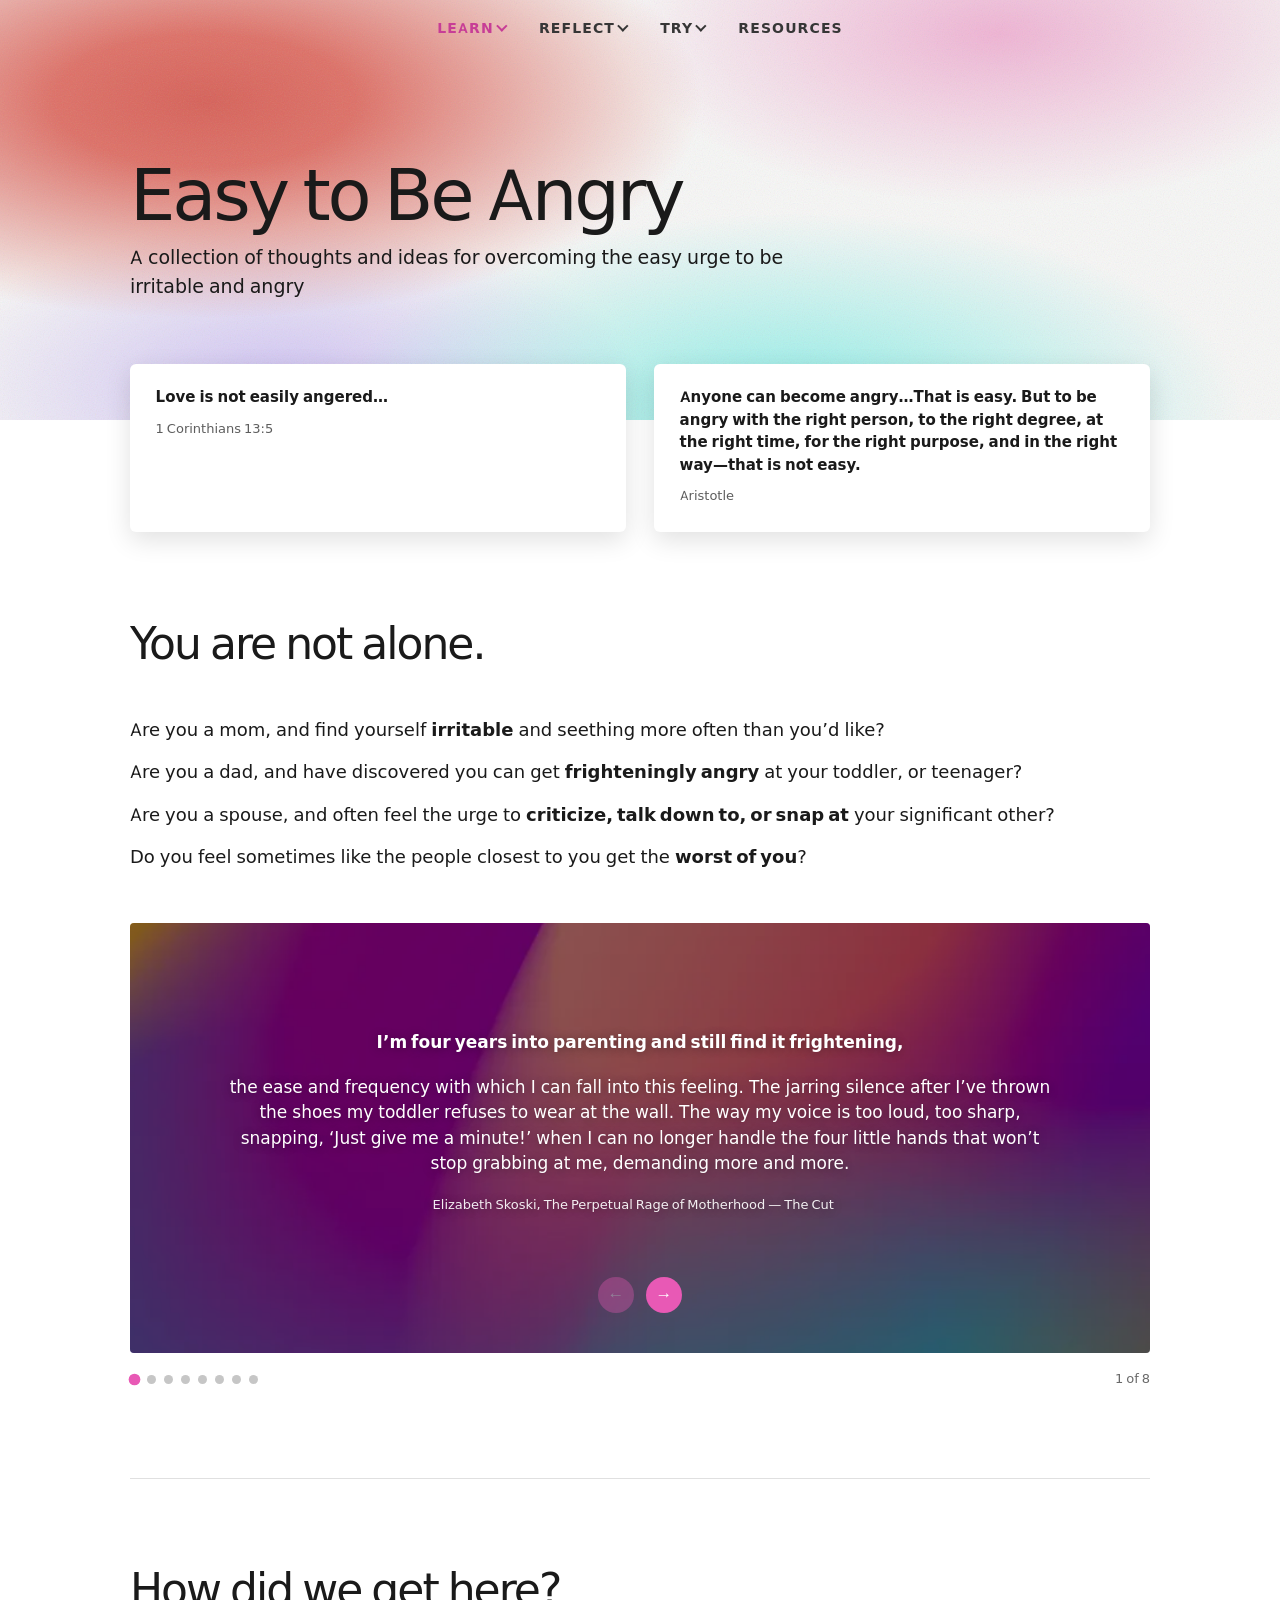
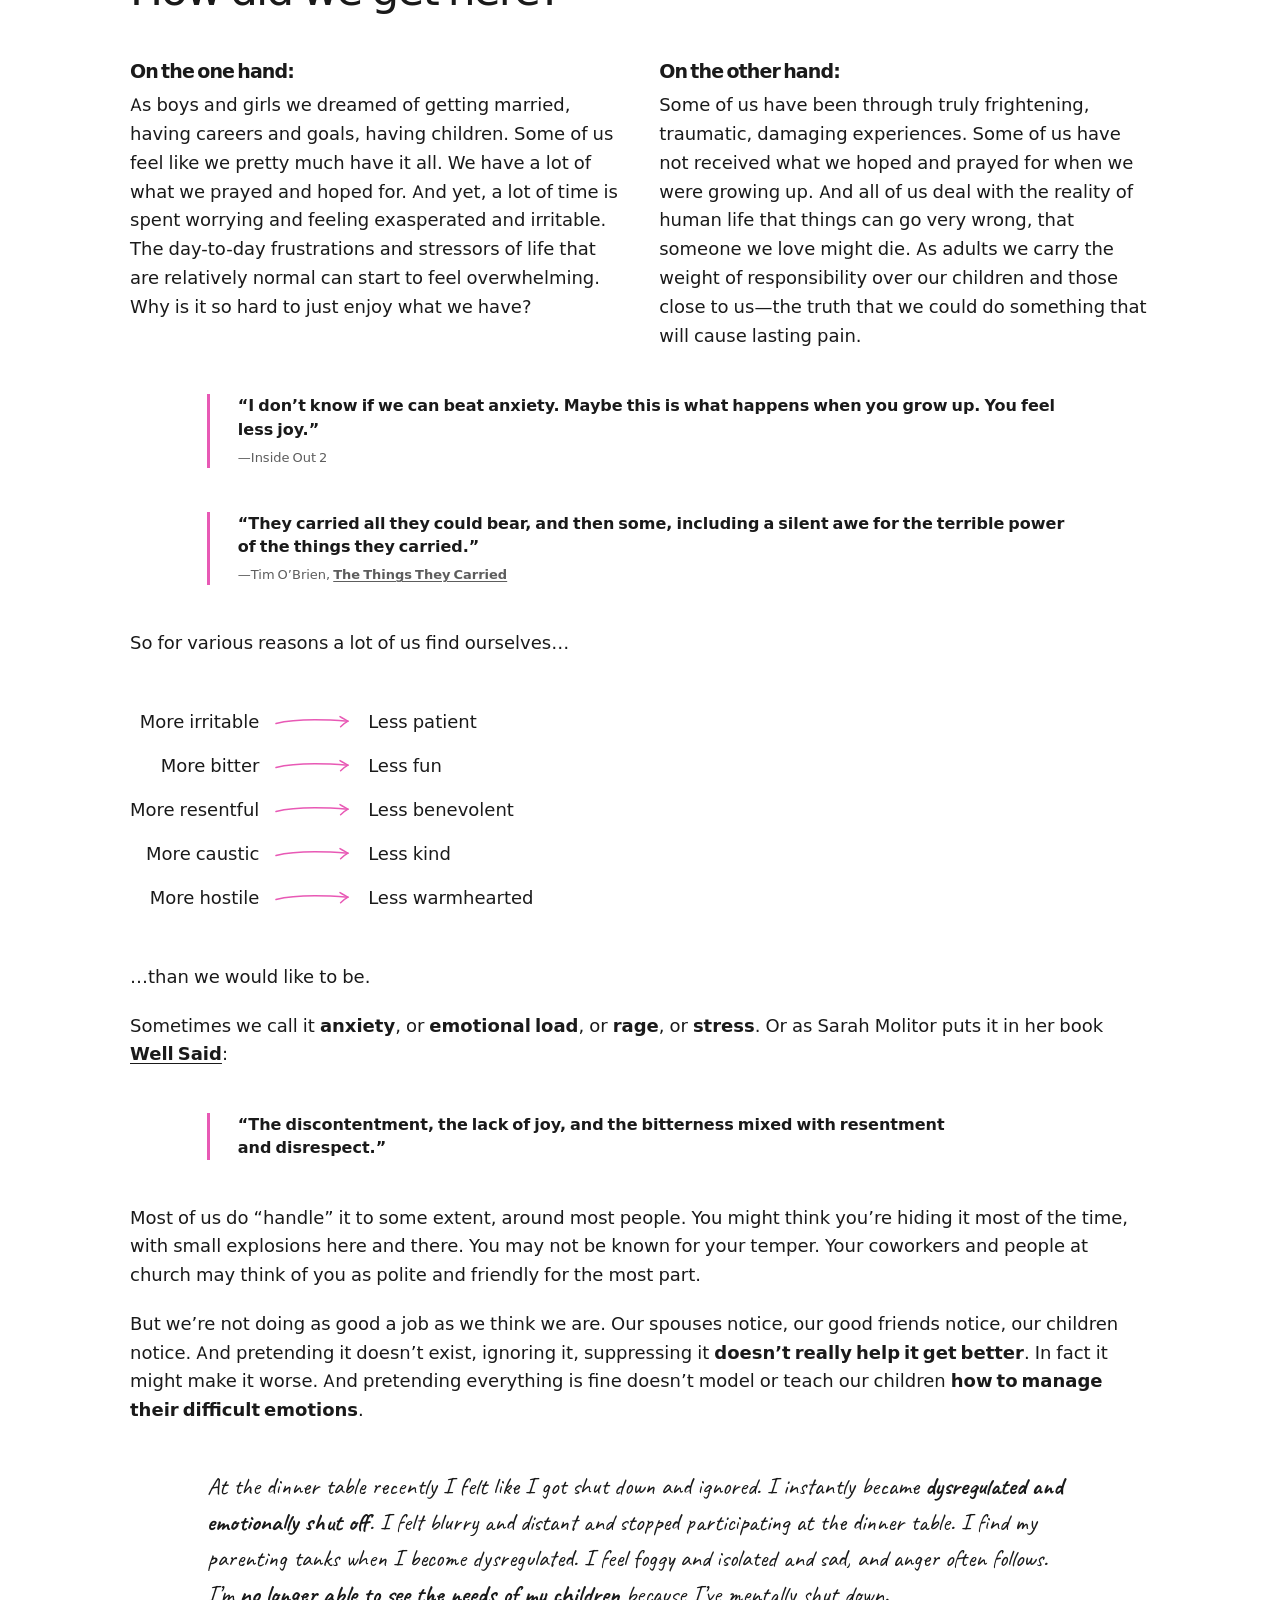
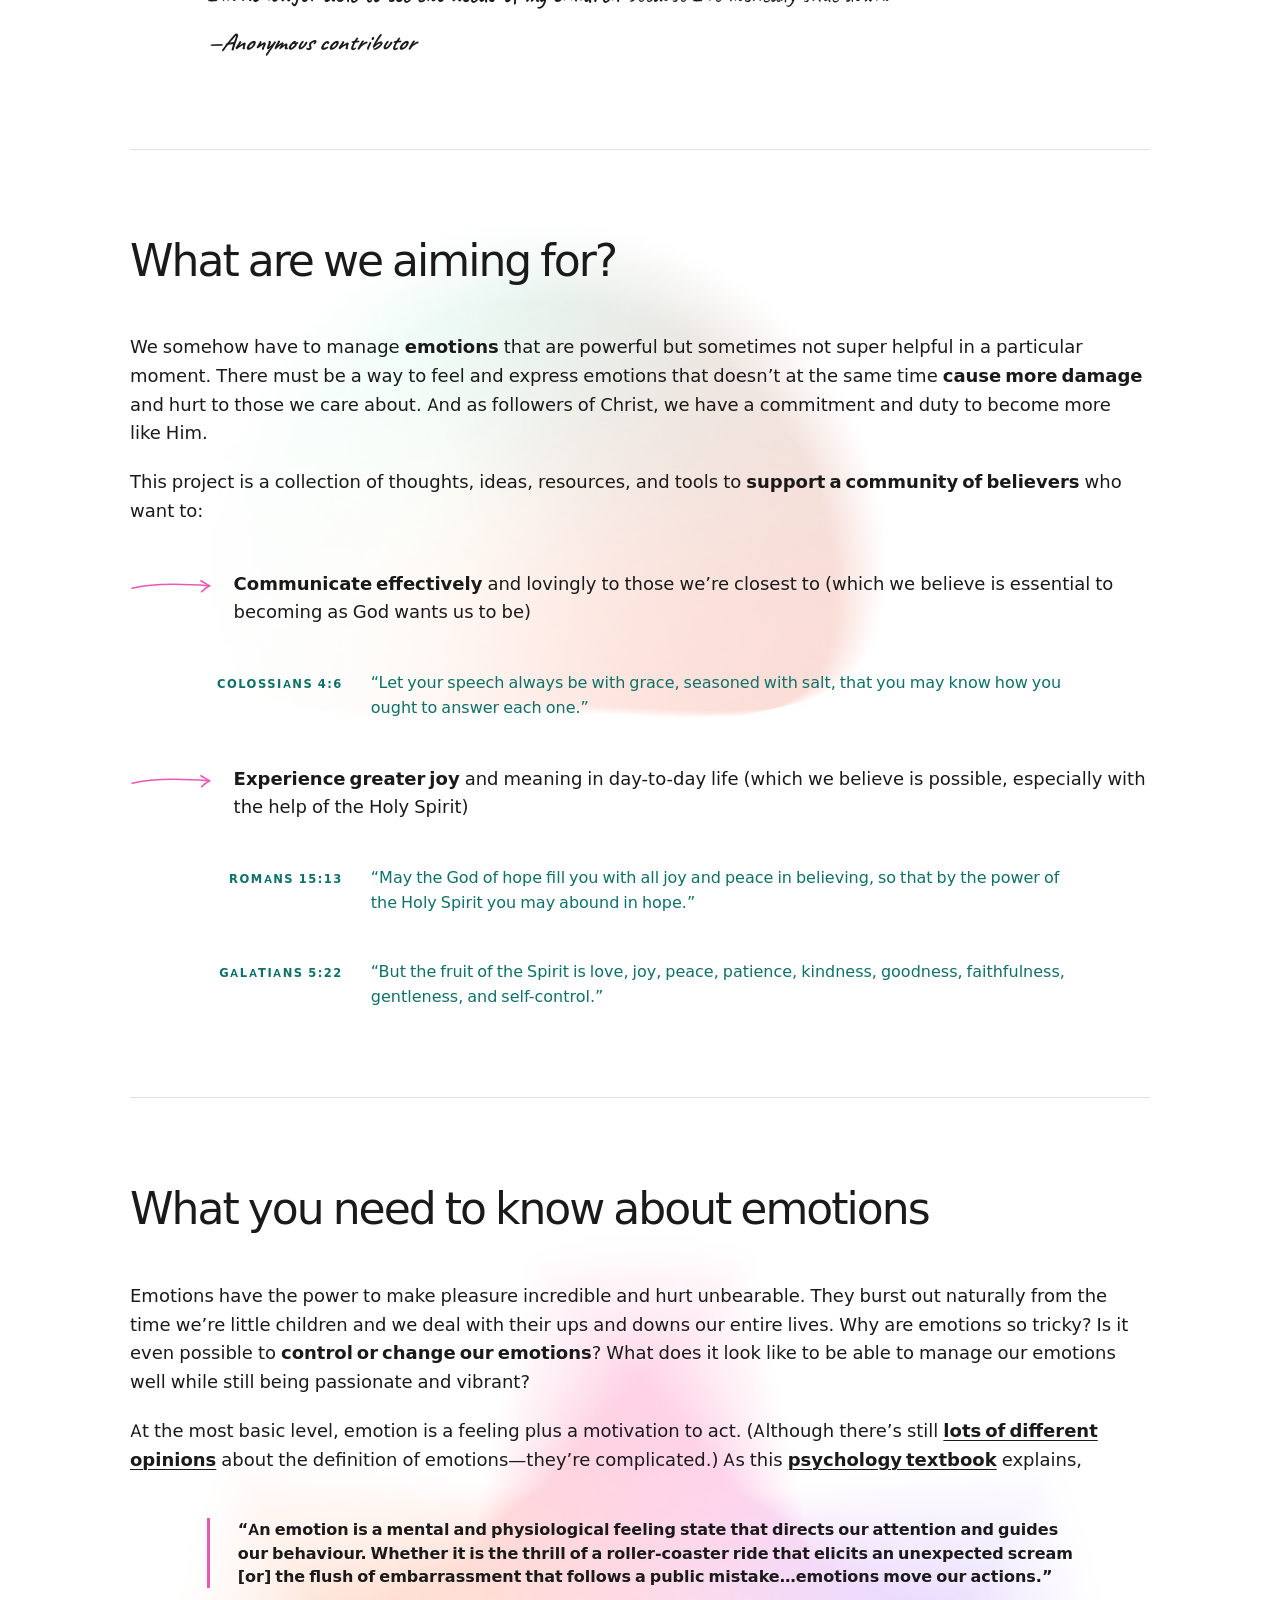
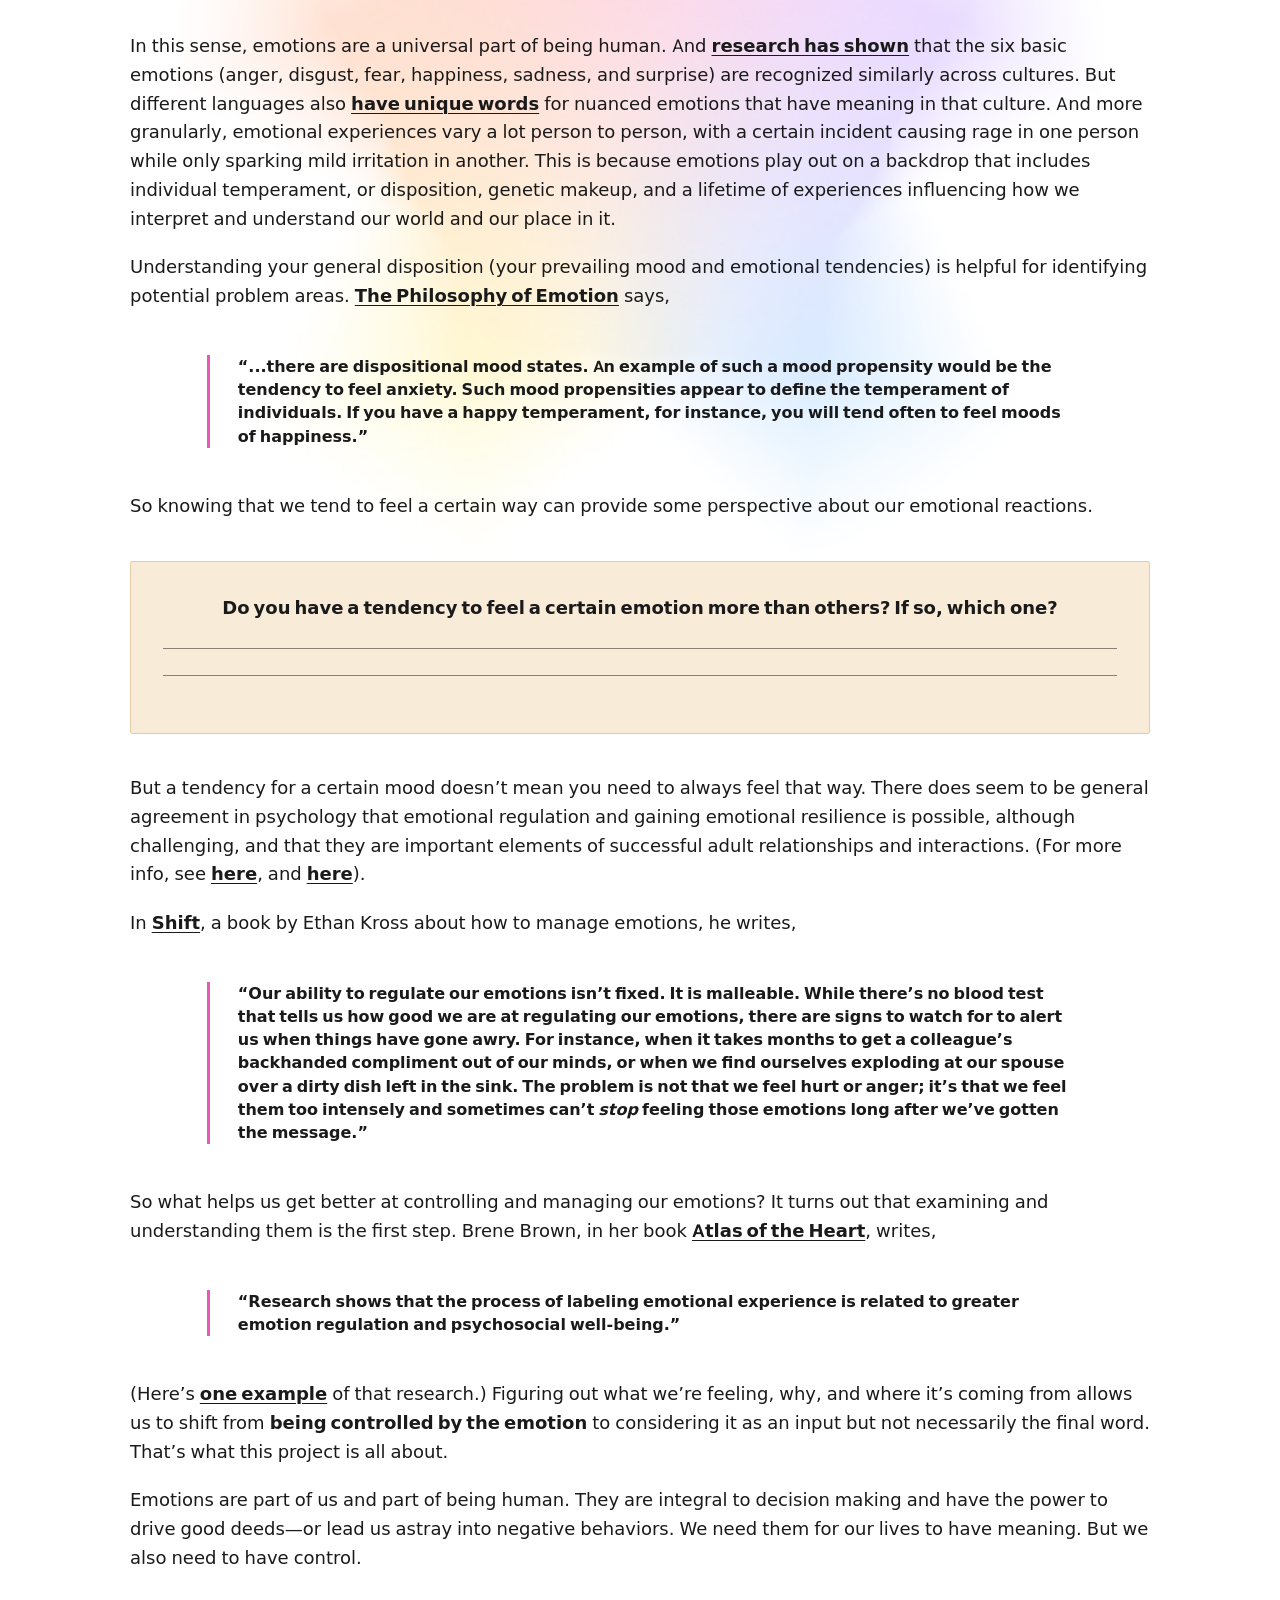
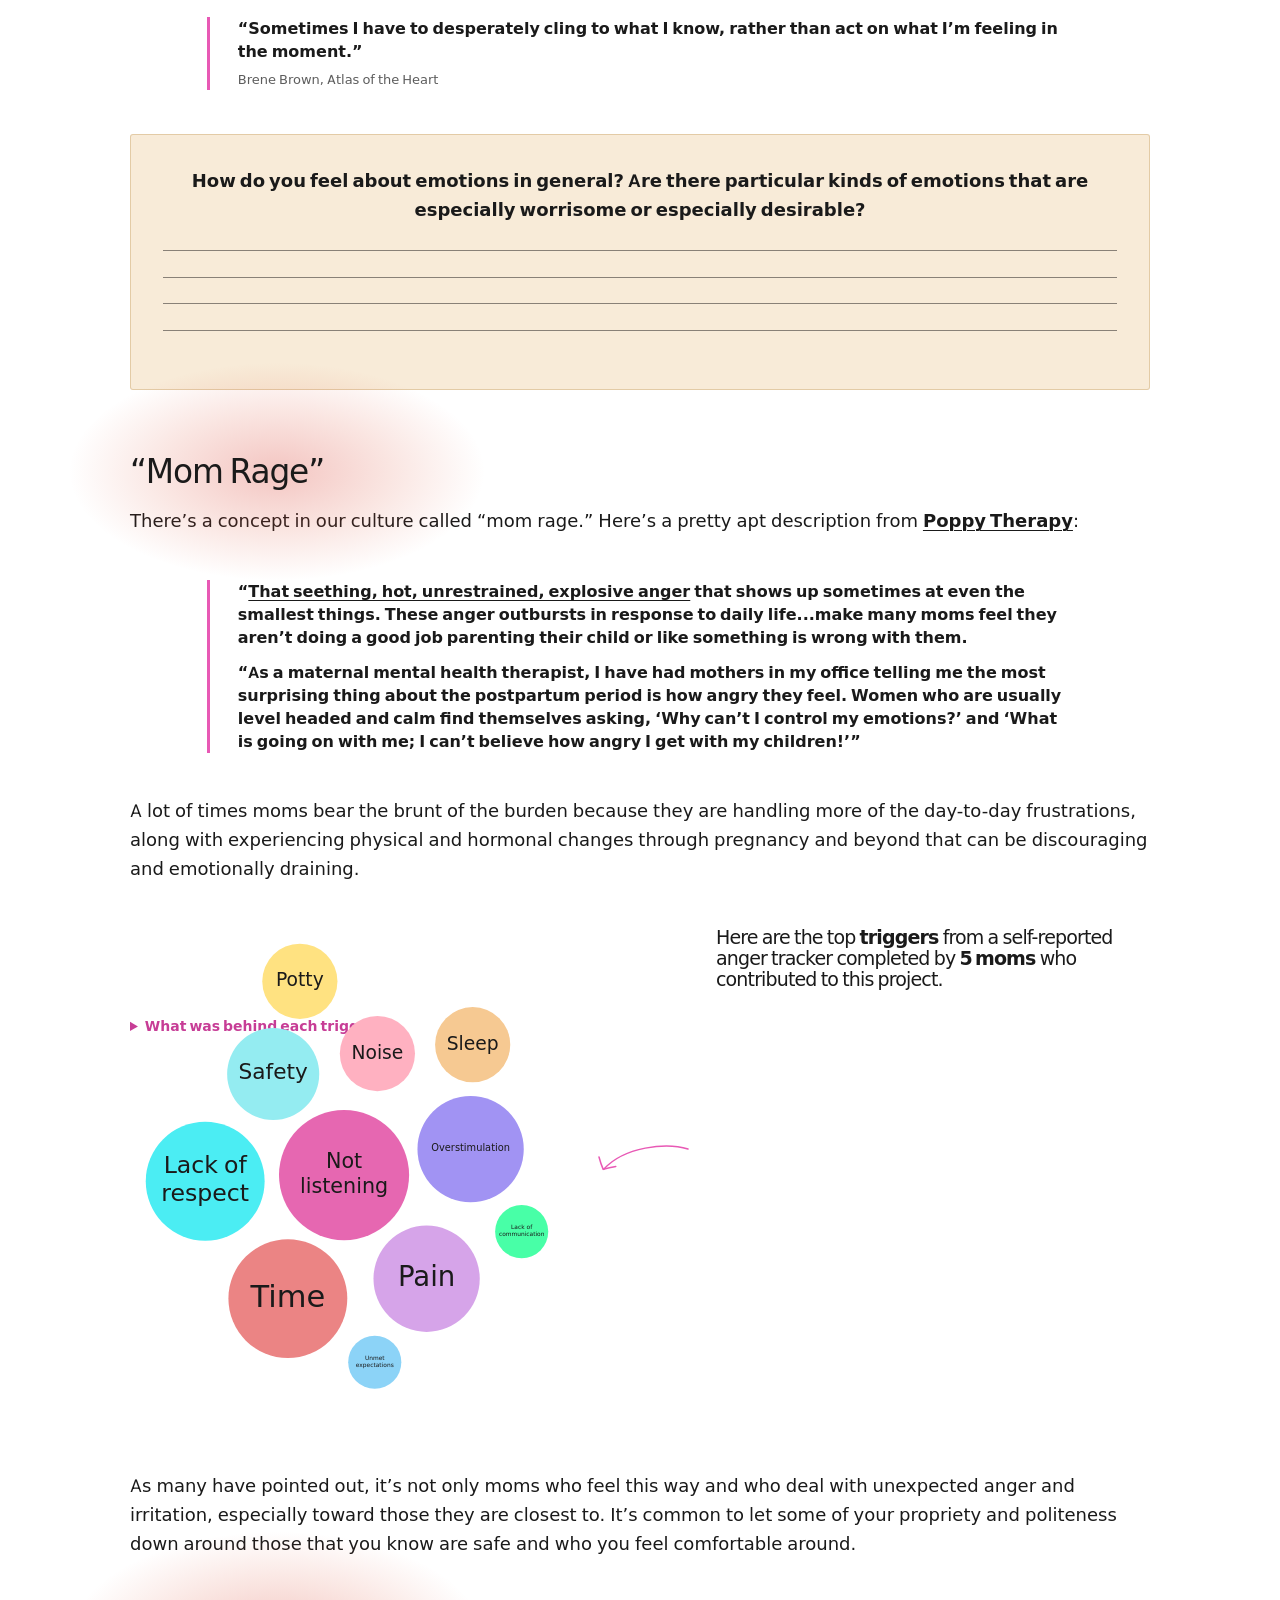
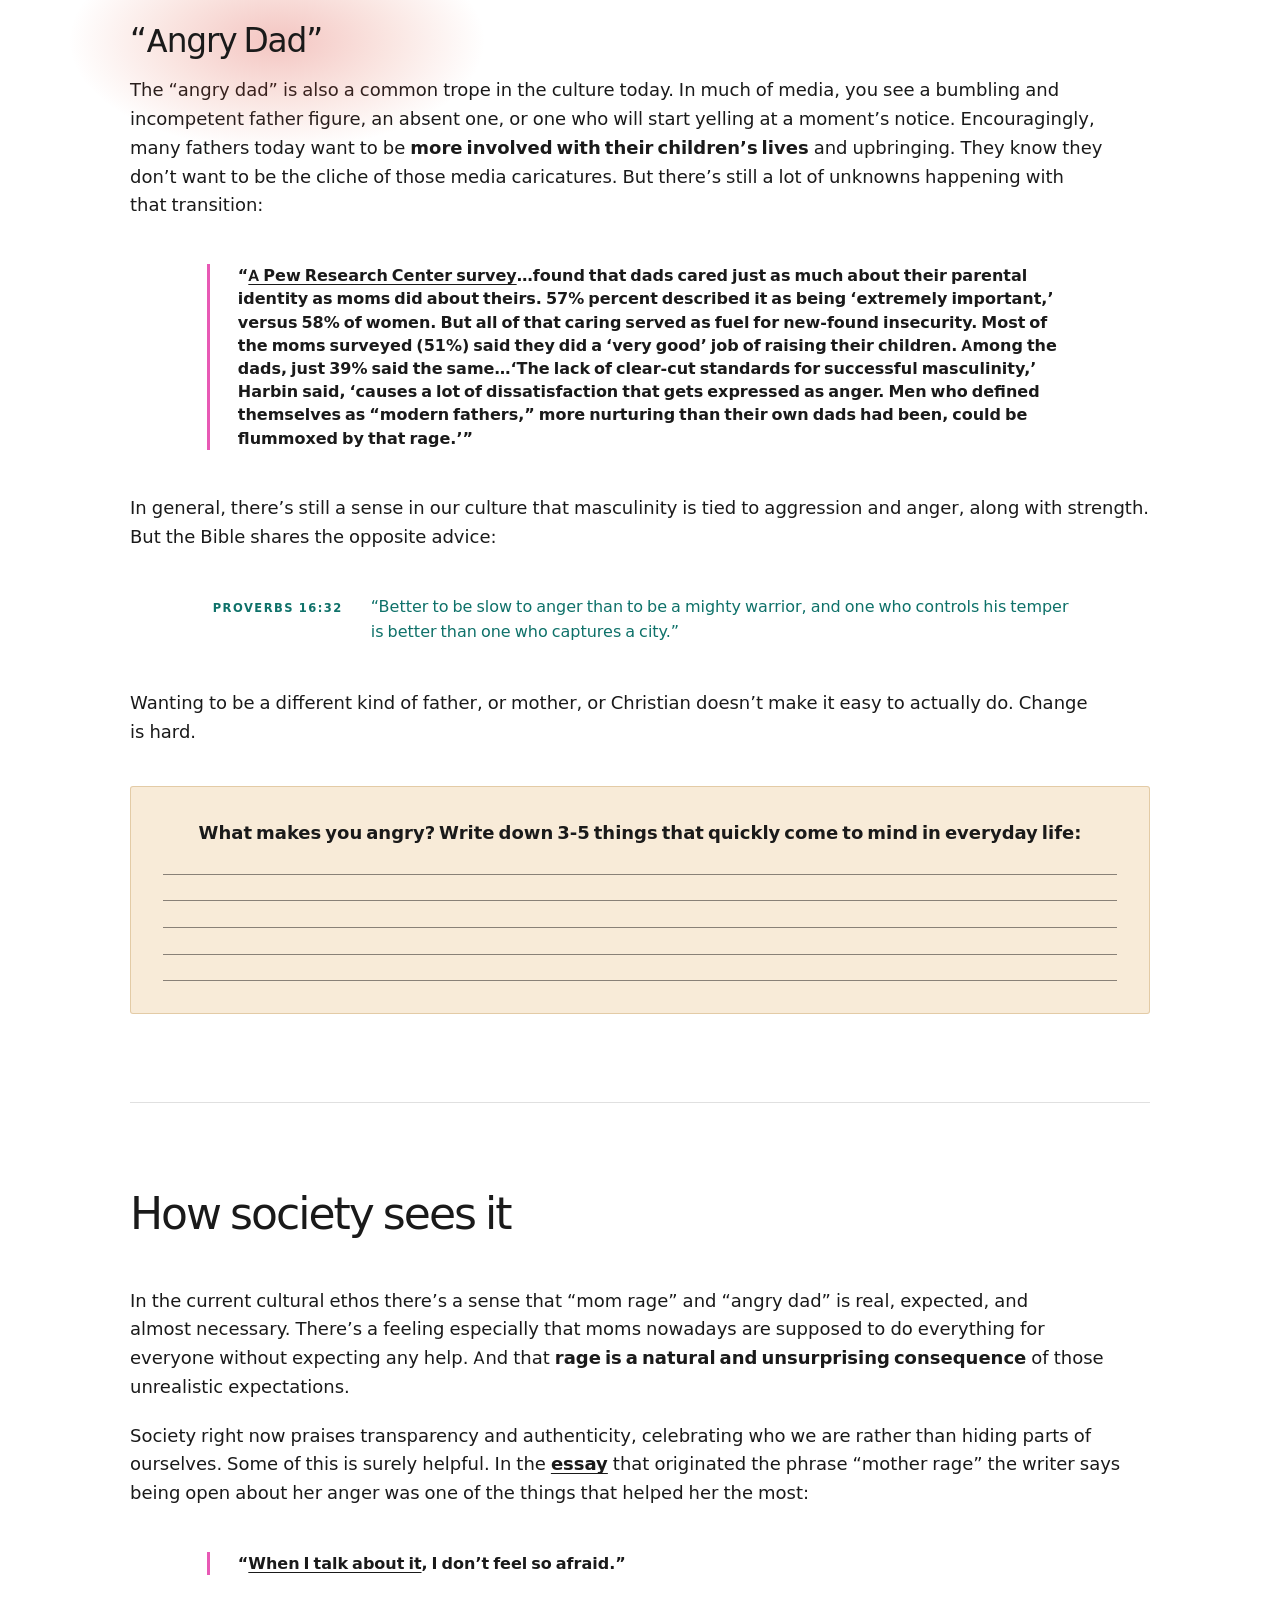
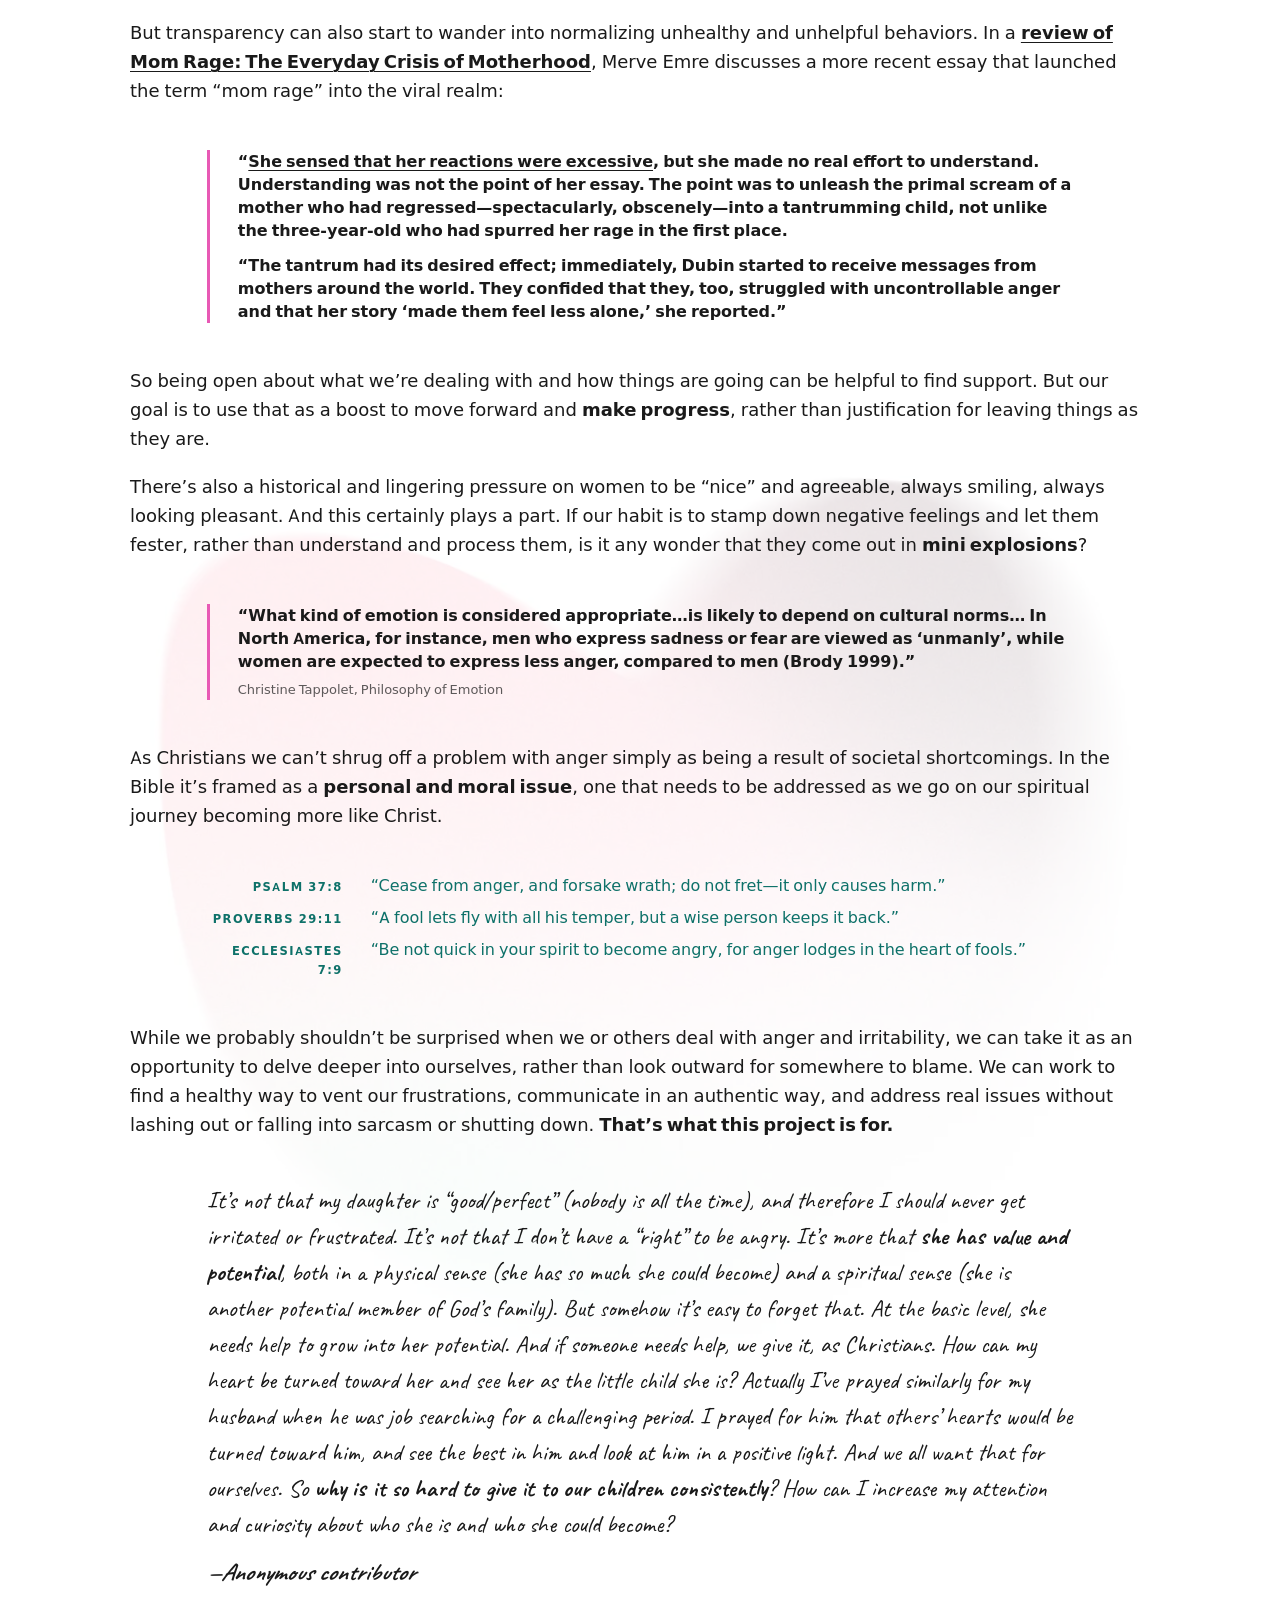
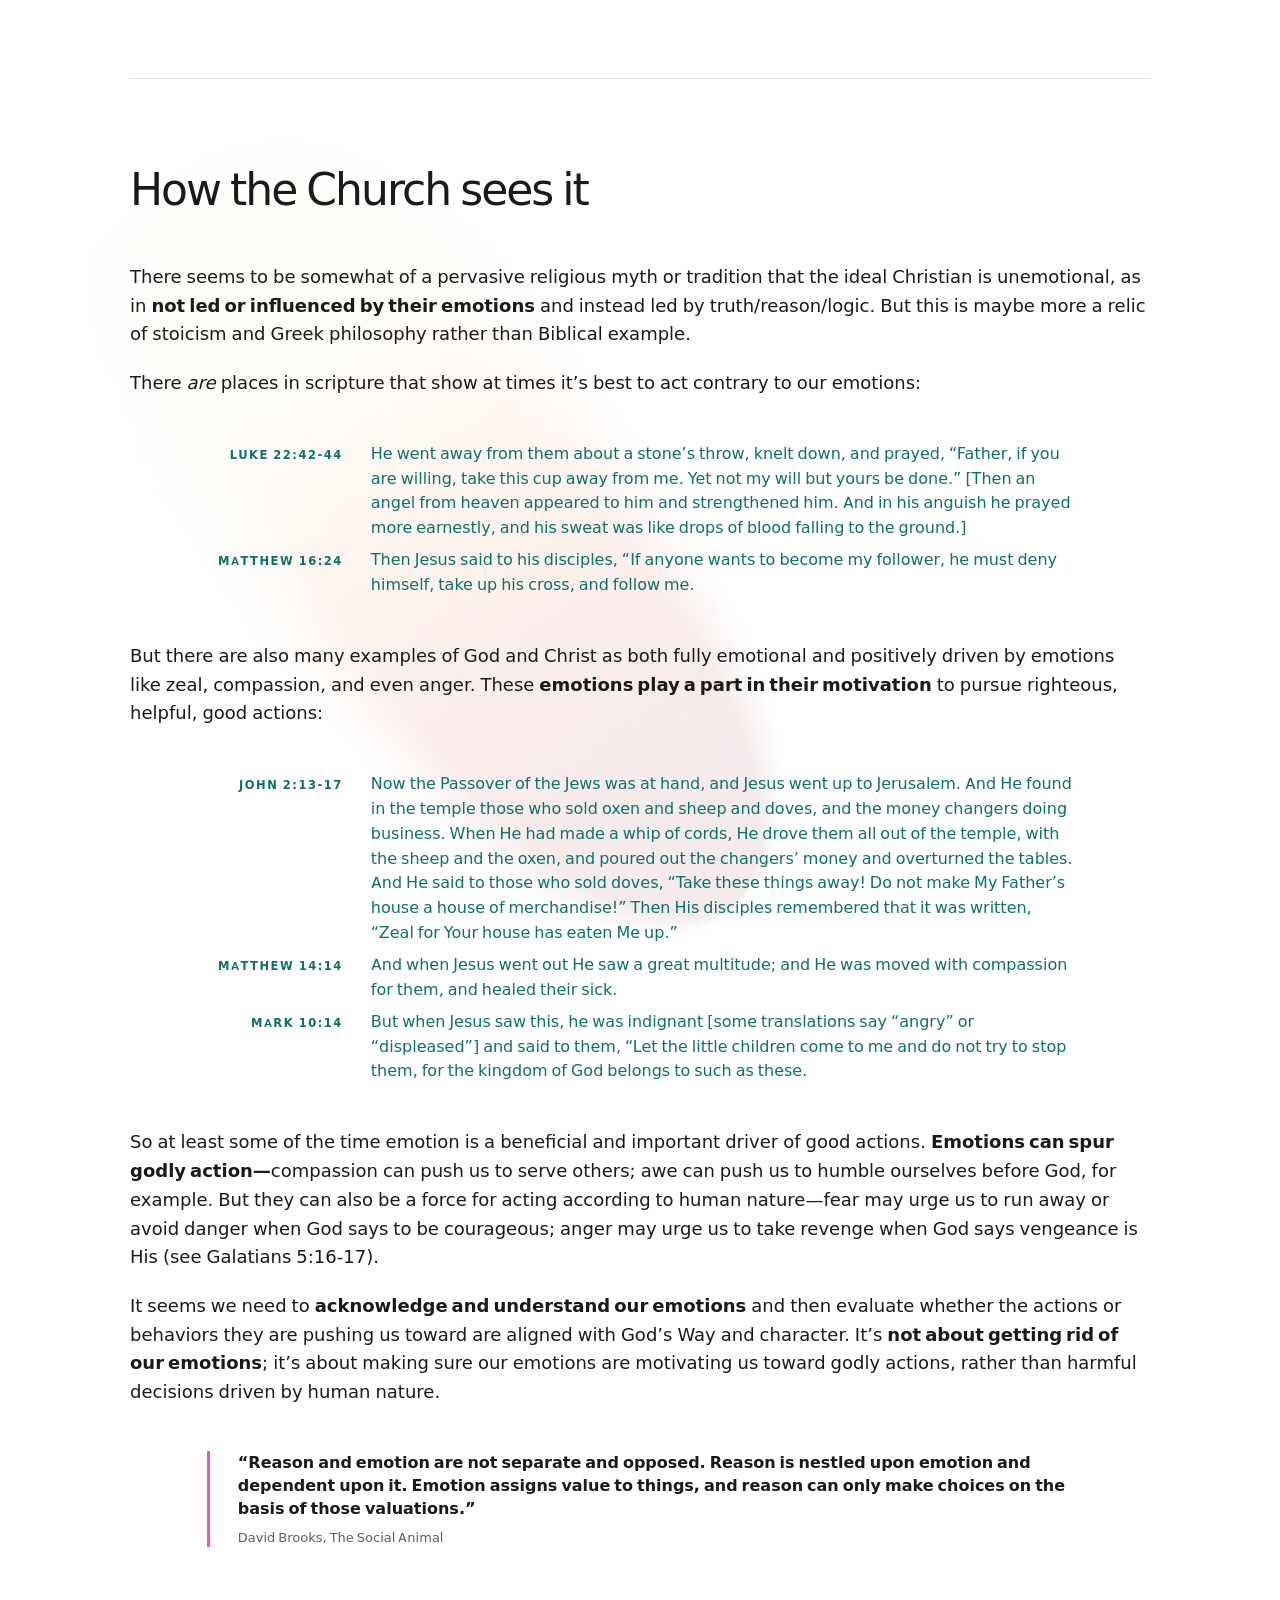
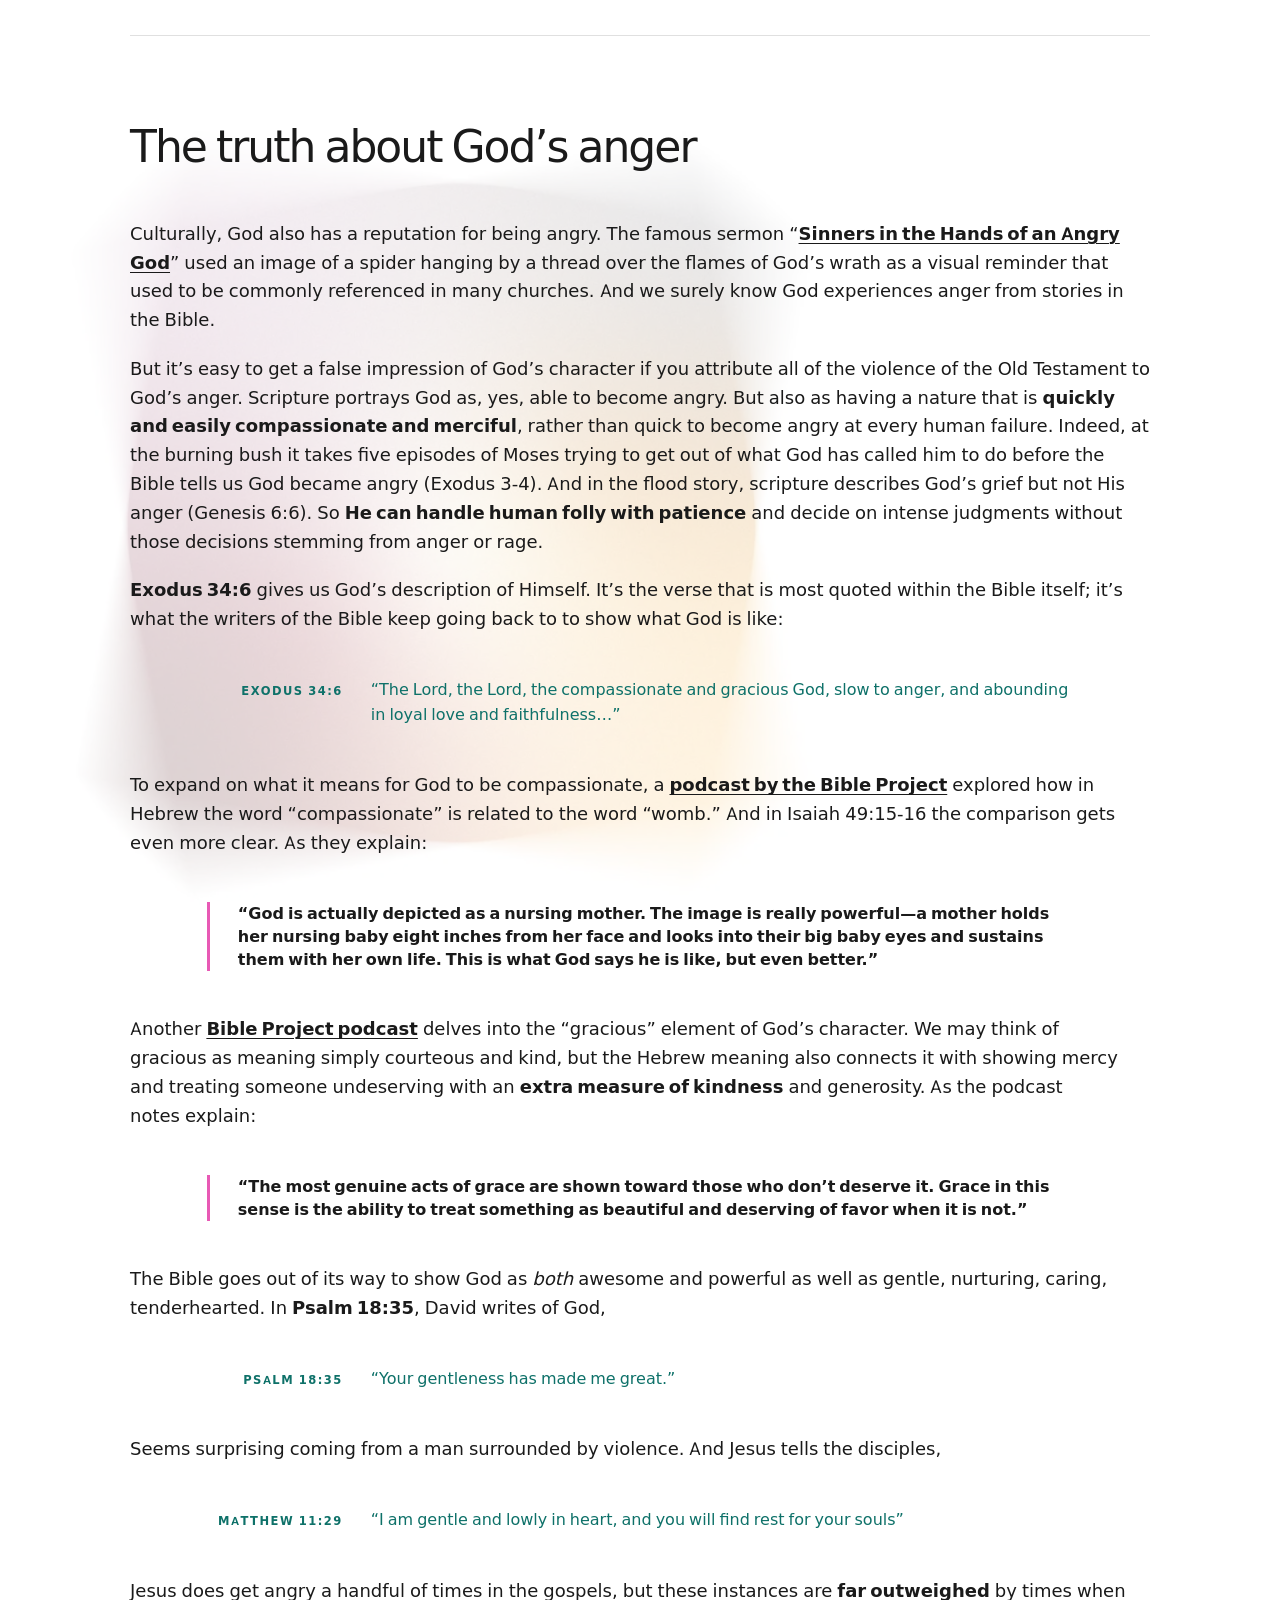
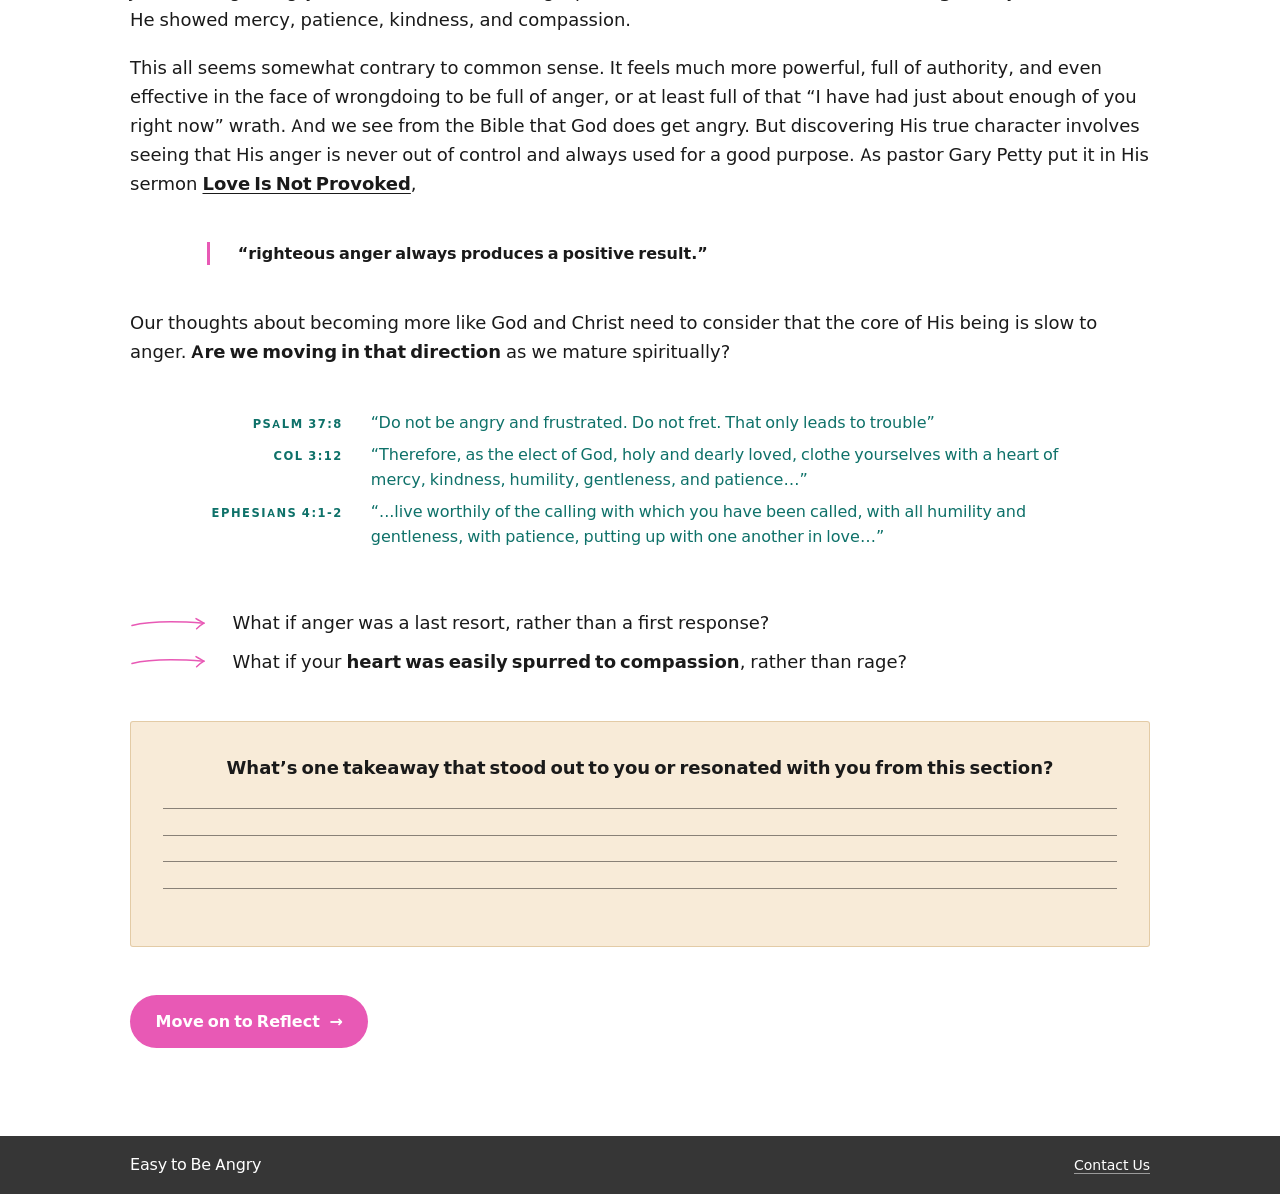
<file: index.html>
<!DOCTYPE html>
<html lang="en">
<head>
<meta charset="utf-8">
<meta name="viewport" content="width=device-width, initial-scale=1">
<title>Easy to Be Angry | Learn</title>
<meta name="description" content="A collection of thoughts and ideas for overcoming the easy urge to be irritable and angry — what emotions are, how culture and the church see anger, and the truth about God's anger.">
<link rel="canonical" href="https://anger.kayleenschreiber.com/">
<meta property="og:site_name" content="Easy to Be Angry">
<meta property="og:title" content="Easy to Be Angry | Learn">
<meta property="og:description" content="A collection of thoughts and ideas for overcoming the easy urge to be irritable and angry.">
<meta property="og:type" content="website">
<meta property="og:url" content="https://anger.kayleenschreiber.com/">
<link rel="icon" href="assets/img/favicon.ico" sizes="any">
<link rel="icon" href="assets/img/favicon-32x32.png" type="image/png">
<link rel="apple-touch-icon" href="assets/img/apple-touch-icon.png">
<link rel="preload" href="assets/fonts/DMSans-var.woff2" as="font" type="font/woff2" crossorigin>
<link rel="stylesheet" href="assets/css/site.css?v=97">
</head>
<body>

<svg class="sprite" aria-hidden="true" focusable="false">
  <symbol id="arr-right" viewBox="0 0 80 16" fill="none" stroke="currentColor"
          stroke-width="1.5" stroke-linecap="round" stroke-linejoin="round">
    <path d="M2 9.5c14-3.4 36-5 72-2.2"/>
    <path d="M66 2.6c3.2 2 6 3.4 8 4.6-2.6 1.4-5 3.2-7.4 5.6"/>
  </symbol>
  <symbol id="arr-curve" viewBox="0 0 104 54" fill="none" stroke="currentColor"
          stroke-width="1.5" stroke-linecap="round" stroke-linejoin="round">
    <path d="M100 10C78 3 36 8 16 30"/>
    <path d="M11 18c1.2 4.6 2.6 8.6 4.2 12.4 4-1.4 8.2-2.4 12.6-3"/>
  </symbol>
</svg>

<a class="skip-link" href="#main">Skip to content</a>

<header class="nav">
  <nav class="nav__inner" aria-label="Main">
    <button class="nav__toggle" type="button" aria-expanded="false" aria-controls="nav-list">
      <span class="nav__burger" aria-hidden="true"><span></span><span></span><span></span></span>
      <span class="nav__toggle-label">Menu</span>
    </button>

    <ul class="nav__list" id="nav-list" data-open="false">
      <li class="nav__item nav__item--has-menu">
        <a class="nav__link" href="./" aria-current="page" aria-expanded="false">Learn <span class="nav__caret" aria-hidden="true"></span></a>
        <ul class="nav__submenu" data-open="false">
          <li><a class="nav__sublink" href="#eNUc-yBgoOX">How did we get here?</a></li>
          <li><a class="nav__sublink" href="#eL5sNPZb7dn">What are we aiming for?</a></li>
          <li><a class="nav__sublink" href="#eVFi1bSTTQn">What you need to know</a></li>
        </ul>
      </li>

      <li class="nav__item nav__item--has-menu">
        <a class="nav__link" href="reflect/" aria-expanded="false">Reflect <span class="nav__caret" aria-hidden="true"></span></a>
        <ul class="nav__submenu" data-open="false">
          <li><a class="nav__sublink" href="reflect/#enYRMdJbex8">Underneath your anger</a></li>
          <li><a class="nav__sublink" href="reflect/#eVgfbqmAJnC">Optimism or pessimism?</a></li>
          <li><a class="nav__sublink" href="reflect/#eVTqlib1hWp">The physical connection</a></li>
        </ul>
      </li>

      <li class="nav__item nav__item--has-menu">
        <a class="nav__link" href="try/" aria-expanded="false">Try <span class="nav__caret" aria-hidden="true"></span></a>
        <ul class="nav__submenu" data-open="false">
          <li><a class="nav__sublink" href="try/#eGcg0D8jIK-">A new way of communicating</a></li>
          <li><a class="nav__sublink" href="try/#emC0sP80a1_">Getting good at reconciliation</a></li>
          <li><a class="nav__sublink" href="try/#eslJAdl4KjA">Modeling empathy</a></li>
          <li><a class="nav__sublink" href="try/#eWQRCvQ-23s">Tools for emotion regulation</a></li>
          <li><a class="nav__sublink" href="try/#eueGSrS8UWR">Therapy</a></li>
          <li><a class="nav__sublink" href="try/#e3rfin2Y4sl">Pursuing meaning</a></li>
        </ul>
      </li>

      <li class="nav__item"><a class="nav__link" href="resources/">Resources</a></li>
    </ul>
  </nav>
  <div class="nav__progress" aria-hidden="true"></div>
</header>

<main id="main">

  <section class="hero hero--art">
    <div class="container">
      <h1 class="hero__title">Easy to Be Angry</h1>
      <p class="hero__standfirst">A collection of thoughts and ideas for overcoming the easy urge to be irritable and angry</p>
    </div>
  </section>

  <div class="container quote-overlap">
        <div class="quote-row">
          <blockquote class="qcard">
            <p>Love is not easily angered…</p>
            <cite>1 Corinthians 13:5</cite>
          </blockquote>
          <blockquote class="qcard">
            <p>Anyone can become angry…That is easy. But to be angry with the right person, to the right degree, at the right time, for the right purpose, and in the right way—that is not easy.</p>
            <cite>Aristotle</cite>
          </blockquote>
        </div>
  </div>

  <section class="section section--no-rule" id="start" aria-labelledby="not-alone">
    <div class="container">
      <h2 class="section__title" id="not-alone">You are not alone.</h2>
      <div class="not-alone">
        <ul class="question-list">
        <li>Are you a mom, and find yourself <strong>irritable</strong> and seething more often than you’d like?</li>
        <li>Are you a dad, and have discovered you can get <strong>frighteningly angry</strong> at your toddler, or teenager?</li>
        <li>Are you a spouse, and often feel the urge to <strong>criticize, talk down to, or snap at</strong> your significant other?</li>
        <li>Do you feel sometimes like the people closest to you get the <strong>worst of you</strong>?</li>
        </ul>
      </div>
    </div>
  </section>

  <section class="section section--light section--no-rule section--continues" aria-label="Relatable examples from books and media">
    <div class="container">

      <div class="carousel" data-carousel>
        <div class="carousel__stage">
        <div class="carousel__viewport" tabindex="0" role="group"
             aria-roledescription="carousel" aria-label="Relatable examples from books and media">
        <figure class="quote-card" role="group" aria-roledescription="slide" style="background-image:url('assets/img/card-1.webp')">
          <blockquote>
            <p>I’m four years into parenting and still find it frightening,</p>
            <p>the ease and frequency with which I can fall into this feeling. The jarring silence after I’ve thrown the shoes my toddler refuses to wear at the wall. The way my voice is too loud, too sharp, snapping, ‘Just give me a minute!’ when I can no longer handle the four little hands that won’t stop grabbing at me, demanding more and more.</p>
            <cite class="quote-card__cite"><a target="_blank" rel="noopener external" href="https://www.thecut.com/2022/01/mom-rage-leda-the-lost-daughter.html" aria-label="Read The Perpetual Rage of Motherhood on The Cut">Elizabeth Skoski, The Perpetual Rage of Motherhood — The Cut</a></cite>
          </blockquote>
        </figure>

        <figure class="quote-card" role="group" aria-roledescription="slide" style="background-image:url('assets/img/card-2.webp')">
          <blockquote>
            <p>[My son] can provoke me into a state of something similar to road rage.</p>
            <p>I have felt many times over the years that I was capable of hurting him. I have not done this yet. Or at any rate, I have only hurt him a little – I have spanked him a few times, yanked him and grabbed him too hard… I felt confused that no one tells you when you’re pregnant how insane you’re going to feel after the baby comes, how pathological, how inept and out of control.</p>
            <cite class="quote-card__cite"><a target="_blank" rel="noopener external" href="https://www.salon.com/1998/10/29/29lamo_2/" aria-label="Read Mother Rage: Theory and Practice on Salon">Anne Lamott, Mother Rage: Theory and Practice — Salon</a></cite>
          </blockquote>
        </figure>

        <figure class="quote-card" role="group" aria-roledescription="slide" style="background-image:url('assets/img/card-3.webp')">
          <blockquote>
            <p>[Her] emotional outbursts seem less like catharsis and more like the angry, begrudging inevitability of a kettle boiling over.</p>
            <cite class="quote-card__cite"><a target="_blank" rel="noopener external" href="https://www.pastemagazine.com/movies/netflix/the-lost-daughter-review" aria-label="Read The Lost Daughter review on Paste Magazine">Aurora Amidon, <cite>The Lost Daughter</cite> Understands That Womanhood Is Profoundly Complicated — Paste Magazine</a></cite>
          </blockquote>
        </figure>

        <figure class="quote-card" role="group" aria-roledescription="slide" style="background-image:url('assets/img/card-4.webp')">
          <blockquote>
            <p>She had been a quiet, proper woman, extremely obedient to God and expectation.</p>
            <p>From what I remember, she loved my brother and me, but her affection surfaced only within strict parameters, governing us with a grave fear of how we’d all perform on Judgment Day. I had occasionally glimpsed her carefully concealed passion unleash on our backsides with the black rubber flyswatter, or in the subtle stains of quickly swept tears when she stood after prayer, but I never saw her kiss my father or even once take him in her arms.</p>
            <cite class="quote-card__cite"><a target="_blank" rel="noopener external" href="https://www.shelleyread.com/" aria-label="Go As a River by Shelley Read">Shelley Read, Go As a River — Book</a></cite>
          </blockquote>
        </figure>

        <figure class="quote-card" role="group" aria-roledescription="slide" style="background-image:url('assets/img/card-5.webp')">
          <blockquote>
            <p>She was nervous and worn out with watching and worry,</p>
            <p>and in that unreasonable frame of mind which the best of mothers occasionally experience when domestic cares oppress them. Want of exercise robs them of cheerfulness, and too much devotion to that idol of American women, the teapot, makes them feel as if they were all nerve and no muscle.</p>
            <cite class="quote-card__cite"><a target="_blank" rel="noopener external" href="https://www.penguinrandomhouse.com/books/292496/little-women-by-louisa-may-alcott-with-an-introduction-by-regina-barreca-and-an-afterword-by-susan-straight/" aria-label="Little Women by Louisa May Alcott">Louisa May Alcott, Little Women — Book</a></cite>
          </blockquote>
        </figure>

        <figure class="quote-card" role="group" aria-roledescription="slide" style="background-image:url('assets/img/card-6.webp')">
          <blockquote>
            <p>I had three young children in tow [at the grocery store], and on this day they were being particularly well behaved.</p>
            <p>The two younger ones were riding in the cart and the older one was helping me get items off the shelf. A grandfatherly man stopped, looked at these adorable kids, and said, ‘You are so good. I’ll bet your mother never yells at you!’ It was a golden moment. My oldest looked at him wide-eyed and said, ‘No, she yells at us all the time…for no reason!’</p>
            <cite class="quote-card__cite"><a target="_blank" rel="noopener external" href="https://how-to-talk.com/how-to-talk-so-little-kids-will-listen-book/" aria-label="How to Talk so Little Kids Will Listen">Joanna Faber and Julie King, How to Talk so Little Kids Will Listen — Book</a></cite>
          </blockquote>
        </figure>

        <figure class="quote-card" role="group" aria-roledescription="slide" style="background-image:url('assets/img/card-2.webp')">
          <blockquote>
            <p>He had planned on spending no more than two hours grading;</p>
            <p>he would do well to go over to the track and put in a couple of overdue miles. But flat-footed student prose and inept, flabby, half-baked student logic had worked him into a silent fury, and the fury itself became a kind of joy, each bad paper stoking higher the flames of his outrage.</p>
            <cite class="quote-card__cite"><a target="_blank" rel="noopener external" href="https://archive.org/details/bestchristiansho0000unse/page/n5/mode/2up" aria-label="Ax of the Apostles by Erin McGraw">Erin McGraw, Ax of the Apostles — Short Story</a></cite>
          </blockquote>
        </figure>

        <figure class="quote-card" role="group" aria-roledescription="slide" style="background-image:url('assets/img/card-1.webp')">
          <blockquote>
            <p>Self-discovery can be a brutal process,</p>
            <p>revealed, not just through intense engagement in the work of child-rearing, but also, more particularly, through the bouts of rage that the child may inspire. ‘You don’t know anything about yourself until your adorable little boy looks you in the eye, notices that your face is right up close to him, and punches you in the nose.’</p>
            <cite class="quote-card__cite"><a target="_blank" rel="noopener external" href="https://www.theatlantic.com/magazine/archive/2022/07/dad-anger-gessen-raising-raffi-book-review/638451/" aria-label="Why Is Dad So Mad? in The Atlantic">Daniel Engber, Why Is Dad So Mad? — The Atlantic</a></cite>
          </blockquote>
        </figure>
        </div>
          <div class="carousel__nav">
            <button class="carousel__btn carousel__btn--prev" type="button" aria-label="Previous example">
              <span aria-hidden="true">&larr;</span>
            </button>
            <button class="carousel__btn carousel__btn--next" type="button" aria-label="Next example">
              <span aria-hidden="true">&rarr;</span>
            </button>
          </div>
        </div>

        <div class="carousel__status">
          <div class="carousel__dots" role="tablist" aria-label="Choose example"></div>
          <p class="carousel__count" aria-live="polite">1 of 8</p>
        </div>
      </div>
    </div>
  </section>

  <section class="section section--tan" id="eNUc-yBgoOX" aria-labelledby="how-did-we">
    <div class="container">
      <h2 class="section__title" id="how-did-we" data-reveal>How did we get here?</h2>

      <div class="split" data-reveal>
        <div class="prose">
          <h3>On the one hand:</h3>
          <p>As boys and girls we dreamed of getting married, having careers and goals, having children. Some of us feel like we pretty much have it all. We have a lot of what we prayed and hoped for. And yet, a lot of time is spent worrying and feeling exasperated and irritable. The day-to-day frustrations and stressors of life that are relatively normal can start to feel overwhelming. Why is it so hard to just enjoy what we have?</p>
        </div>
        <div class="prose">
          <h3>On the other hand:</h3>
          <p>Some of us have been through truly frightening, traumatic, damaging experiences. Some of us have not received what we hoped and prayed for when we were growing up. And all of us deal with the reality of human life that things can go very wrong, that someone we love might die. As adults we carry the weight of responsibility over our children and those close to us—the truth that we could do something that will cause lasting pain.</p>
        </div>
      </div>

      <blockquote class="pullquote" data-reveal>
        “I don’t know if we can beat anxiety. Maybe this is what happens when you grow up. You feel less joy.”
        <cite>—Inside Out 2</cite>
      </blockquote>

      <blockquote class="pullquote" data-reveal>
        “They carried all they could bear, and then some, including a silent awe for the terrible power of the things they carried.”
        <cite>—Tim O’Brien, <a class="inline-link" target="_blank" rel="noopener external" href="https://www.goodreads.com/work/quotes/1235619">The Things They Carried</a></cite>
      </blockquote>

      <div class="prose" data-reveal>
        <p>So for various reasons a lot of us find ourselves…</p>
      </div>

      <ul class="shift-list" data-reveal>
        <li><span>More irritable</span><svg class="arrow" aria-hidden="true"><use href="#arr-right"/></svg><span>Less patient</span></li>
        <li><span>More bitter</span><svg class="arrow" aria-hidden="true"><use href="#arr-right"/></svg><span>Less fun</span></li>
        <li><span>More resentful</span><svg class="arrow" aria-hidden="true"><use href="#arr-right"/></svg><span>Less benevolent</span></li>
        <li><span>More caustic</span><svg class="arrow" aria-hidden="true"><use href="#arr-right"/></svg><span>Less kind</span></li>
        <li><span>More hostile</span><svg class="arrow" aria-hidden="true"><use href="#arr-right"/></svg><span>Less warmhearted</span></li>
      </ul>

      <div class="prose block-gap" data-reveal>
        <p>…than we would like to be.</p>
        <p>Sometimes we call it <strong>anxiety</strong>, or <strong>emotional load</strong>, or <strong>rage</strong>, or <strong>stress</strong>. Or as Sarah Molitor puts it in her book <a class="inline-link" target="_blank" rel="noopener external" href="https://modernfarmhousefamily.com/well-said/">Well Said</a>:</p>
      </div>

      <blockquote class="pullquote" data-reveal>
        “The discontentment, the lack of joy, and the bitterness mixed with resentment and disrespect.”
      </blockquote>

      <div class="prose" data-reveal>
        <p>Most of us do “handle” it to some extent, around most people. You might think you’re hiding it most of the time, with small explosions here and there. You may not be known for your temper. Your coworkers and people at church may think of you as polite and friendly for the most part.</p>
        <p>But we’re not doing as good a job as we think we are. Our spouses notice, our good friends notice, our children notice. And pretending it doesn’t exist, ignoring it, suppressing it <strong>doesn’t really help it get better</strong>. In fact it might make it worse. And pretending everything is fine doesn’t model or teach our children <strong>how to manage their difficult emotions</strong>.</p>
      </div>

      <blockquote class="contributor" data-reveal>
        At the dinner table recently I felt like I got shut down and ignored. I instantly became <strong>dysregulated and emotionally shut off</strong>. I felt blurry and distant and stopped participating at the dinner table. I find my parenting tanks when I become dysregulated. I feel foggy and isolated and sad, and anger often follows. I’m <strong>no longer able to see the needs of my children</strong> because I’ve mentally shut down.
        <cite class="contributor__attrib">—Anonymous contributor</cite>
      </blockquote>
    </div>
  </section>

  <section class="section section--art section--cream" id="eL5sNPZb7dn"
           style="background-image:url('assets/img/bg-aiming-for.webp'); --art-size:63%; --art-pos:30% 0%;"
           aria-labelledby="aiming-for">
    <div class="container">
      <h2 class="section__title" id="aiming-for" data-reveal>What are we aiming for?</h2>

      <div class="prose" data-reveal>
        <p>We somehow have to manage <strong>emotions</strong> that are powerful but sometimes not super helpful in a particular moment. There must be a way to feel and express emotions that doesn’t at the same time <strong>cause more damage</strong> and hurt to those we care about. And as followers of Christ, we have a commitment and duty to become more like Him.</p>
        <p>This project is a collection of thoughts, ideas, resources, and tools to <strong>support a community of believers</strong> who want to:</p>
      </div>

      <div class="aim" data-reveal>
        <svg class="arrow arrow--annot" aria-hidden="true"><use href="#arr-right"/></svg>
        <div class="prose">
          <p><strong>Communicate effectively</strong> and lovingly to those we’re closest to (which we believe is essential to becoming as God wants us to be)</p>
        </div>
      </div>

      <blockquote class="scripture" data-reveal>
        <cite>Colossians 4:6</cite>
        <p>“Let your speech always be with grace, seasoned with salt, that you may know how you ought to answer each one.”</p>
      </blockquote>

      <div class="aim" data-reveal>
        <svg class="arrow arrow--annot" aria-hidden="true"><use href="#arr-right"/></svg>
        <div class="prose">
          <p><strong>Experience greater joy</strong> and meaning in day-to-day life (which we believe is possible, especially with the help of the Holy Spirit)</p>
        </div>
      </div>

      <blockquote class="scripture" data-reveal>
        <cite>Romans 15:13</cite>
        <p>“May the God of hope fill you with all joy and peace in believing, so that by the power of the Holy Spirit you may abound in hope.”</p>
      </blockquote>

      <blockquote class="scripture" data-reveal>
        <cite>Galatians 5:22</cite>
        <p>“But the fruit of the Spirit is love, joy, peace, patience, kindness, goodness, faithfulness, gentleness, and self-control.”</p>
      </blockquote>
    </div>
  </section>

  <section class="section section--art section--light" id="eVFi1bSTTQn"
           style="background-image:url('assets/img/bg-need-to-know.webp'); --art-size:98%; --art-pos:50% 0%;"
           aria-labelledby="need-to-know">
    <div class="container">
      <h2 class="section__title" id="need-to-know" data-reveal>What you need to know about emotions</h2>

      <div class="prose" data-reveal>
        <p>Emotions have the power to make pleasure incredible and hurt unbearable. They burst out naturally from the time we’re little children and we deal with their ups and downs our entire lives. Why are emotions so tricky? Is it even possible to <strong>control or change our emotions</strong>? What does it look like to be able to manage our emotions well while still being passionate and vibrant?</p>
        <p>At the most basic level, emotion is a feeling plus a motivation to act. (Although there’s still <a class="inline-link" target="_blank" rel="noopener external" href="https://www.bps.org.uk/psychologist/emotions-essential-part-science">lots of different opinions</a> about the definition of emotions—they’re complicated.) As this <a class="inline-link" target="_blank" rel="noopener external" href="https://opentextbc.ca/introductiontopsychology/chapter/chapter-10-emotions-and-motivations/">psychology textbook</a> explains,</p>
      </div>

      <blockquote class="pullquote" data-reveal>
        “An emotion is a <strong>mental and physiological feeling state</strong> that directs our <strong>attention and guides our behaviour</strong>. Whether it is the thrill of a roller-coaster ride that elicits an unexpected scream [or] the flush of embarrassment that follows a public mistake…emotions move our actions.”
      </blockquote>

      <div class="prose" data-reveal>
        <p>In this sense, emotions are a universal part of being human. And <a class="inline-link" target="_blank" rel="noopener external" href="https://opentextbc.ca/introductiontopsychology/chapter/10-1-the-experience-of-emotion/">research has shown</a> that the six basic emotions (anger, disgust, fear, happiness, sadness, and surprise) are recognized similarly across cultures. But different languages also <a class="inline-link" target="_blank" rel="noopener external" href="https://www.bbc.com/future/article/20170126-the-untranslatable-emotions-you-never-knew-you-had">have unique words</a> for nuanced emotions that have meaning in that culture. And more granularly, emotional experiences vary a lot person to person, with a certain incident causing rage in one person while only sparking mild irritation in another. This is because emotions play out on a backdrop that includes individual temperament, or disposition, genetic makeup, and a lifetime of experiences influencing how we interpret and understand our world and our place in it.</p>
        <p>Understanding your general disposition (your prevailing mood and emotional tendencies) is helpful for identifying potential problem areas. <a class="inline-link" target="_blank" rel="noopener external" href="https://www.routledge.com/Philosophy-of-Emotion-A-Contemporary-Introduction/Tappolet/p/book/9781138687455">The Philosophy of Emotion</a> says,</p>
      </div>

      <blockquote class="pullquote" data-reveal>
        “...there are dispositional mood states. An example of such a mood propensity would be the tendency to feel anxiety. Such mood propensities appear to define the temperament of individuals. If you have a happy temperament, for instance, you will tend often to feel moods of happiness.”
      </blockquote>

      <div class="prose" data-reveal>
        <p>So knowing that we tend to feel a certain way can provide some perspective about our emotional reactions.</p>
      </div>

      <div class="prompt" data-reveal>
        <p>Do you have a tendency to feel a certain emotion more than others? If so, which one?</p>
        <div class="prompt__line"></div>
        <div class="prompt__line"></div>
      </div>

      <div class="prose" data-reveal>
        <p>But a tendency for a certain mood doesn’t mean you need to always feel that way. There does seem to be general agreement in psychology that emotional regulation and gaining emotional resilience is possible, although challenging, and that they are important elements of successful adult relationships and interactions. (For more info, see <a class="inline-link" target="_blank" rel="noopener external" href="https://pmc.ncbi.nlm.nih.gov/articles/PMC10460911/">here</a>, and <a class="inline-link" target="_blank" rel="noopener external" href="https://pmc.ncbi.nlm.nih.gov/articles/PMC4175372/">here</a>).</p>
        <p>In <a class="inline-link" target="_blank" rel="noopener external" href="https://www.penguinrandomhouse.com/books/720405/shift-by-ethan-kross/">Shift</a>, a book by Ethan Kross about how to manage emotions, he writes,</p>
      </div>

      <blockquote class="pullquote" data-reveal>
        “<strong>Our ability to regulate our emotions isn’t fixed. It is malleable.</strong> While there’s no blood test that tells us how good we are at regulating our emotions, there are signs to watch for to alert us when things have gone awry. For instance, when it takes months to get a colleague’s backhanded compliment out of our minds, or when we find ourselves exploding at our spouse over a dirty dish left in the sink. The problem is not that we feel hurt or anger; it’s that we feel them too intensely and sometimes can’t <em>stop</em> feeling those emotions long after we’ve gotten the message.”
      </blockquote>

      <div class="prose" data-reveal>
        <p>So what helps us get better at controlling and managing our emotions? It turns out that examining and understanding them is the first step. Brene Brown, in her book <a class="inline-link" target="_blank" rel="noopener external" href="https://brenebrown.com/book/atlas-of-the-heart/">Atlas of the Heart</a>, writes,</p>
      </div>

      <blockquote class="pullquote" data-reveal>
        “Research shows that the process of labeling emotional experience is related to greater emotion regulation and psychosocial well-being.”
      </blockquote>

      <div class="prose" data-reveal>
        <p>(Here’s <a class="inline-link" target="_blank" rel="noopener external" href="https://www.sciencedirect.com/science/article/pii/S0168010222002929">one example</a> of that research.) Figuring out what we’re feeling, why, and where it’s coming from allows us to shift from <strong>being controlled by the emotion</strong> to considering it as an input but not necessarily the final word. That’s what this project is all about.</p>
        <p>Emotions are part of us and part of being human. They are integral to decision making and have the power to drive good deeds—or lead us astray into negative behaviors. We need them for our lives to have meaning. But we also need to have control.</p>
      </div>

      <blockquote class="pullquote" data-reveal>
        “Sometimes I have to desperately cling to what I know, rather than act on what I’m feeling in the moment.”
        <cite>Brene Brown, Atlas of the Heart</cite>
      </blockquote>

      <div class="prompt" data-reveal>
        <p>How do you feel about emotions in general? Are there particular kinds of emotions that are especially worrisome or especially desirable?</p>
        <div class="prompt__line"></div>
        <div class="prompt__line"></div>
        <div class="prompt__line"></div>
        <div class="prompt__line"></div>
      </div>

      <h3 class="subhead-major subhead-major--blob" data-reveal>“Mom Rage”</h3>

      <div class="prose" data-reveal>
        <p>There’s a concept in our culture called “mom rage.” Here’s a pretty apt description from <a class="inline-link" target="_blank" rel="noopener external" href="https://www.poppy-therapy.com/blog/mom-rage">Poppy Therapy</a>:</p>
      </div>

      <blockquote class="pullquote" data-reveal>
        <p>“<a class="inline-link" target="_blank" rel="noopener external" href="https://www.poppy-therapy.com/blog/mom-rage">That seething, hot, unrestrained, explosive anger</a> that shows up sometimes at even the smallest things. These anger outbursts in response to daily life...make many moms feel they aren’t doing a good job parenting their child or like something is wrong with them.</p>
        <p>“As a maternal mental health therapist, I have had mothers in my office telling me the most surprising thing about the postpartum period is how angry they feel. Women who are usually level headed and calm find themselves asking, ‘Why can’t I control my emotions?’ and ‘What is going on with me; I can’t believe how angry I get with my children!’”</p>
      </blockquote>

      <div class="prose" data-reveal>
        <p>A lot of times moms bear the brunt of the burden because they are handling more of the day-to-day frustrations, along with experiencing physical and hormonal changes through pregnancy and beyond that can be discouraging and emotionally draining.</p>
      </div>

      <div class="annotated block-gap" data-reveal>
        <div class="bubbles" data-bubbles>
          <svg class="bubbles__svg" viewBox="0 0 441 484" role="img" aria-label="Top anger triggers reported by five moms">
        <g class="bub" aria-hidden="true" style="--bx:217.5px; --by:251.1px" data-label="Not listening" data-count="6" data-needs="Need to feel heard and validated, to keep to a schedule • Need/desire for cooperation, respect, obedience • Need for sleep and more hours in the day • Need for obedience, efficiency, timeliness • Need for me time • Need for cooperation, need to be on time to preschool">
          <circle r="66.1" fill="#e667b1"></circle>
          <text class="bub__label" font-size="21" text-anchor="middle" dominant-baseline="middle"><tspan x="0" y="-12.6">Not</tspan><tspan x="0" y="12.6">listening</tspan></text>
        </g>
        <g class="bub" aria-hidden="true" style="--bx:160.4px; --by:376.6px" data-label="Time" data-count="5" data-needs="Need for efficiency, pressure to get her napping so I can get work done • Need to be on time (why?!) • Need to have alone time to study without interruption • Need for being on time • Need to be punctual (?)">
          <circle r="60.4" fill="#eb8484"></circle>
          <text class="bub__label" font-size="31" text-anchor="middle" dominant-baseline="middle"><tspan x="0" y="0.0">Time</tspan></text>
        </g>
        <g class="bub" aria-hidden="true" style="--bx:76.4px; --by:257.3px" data-label="Lack of respect" data-count="5" data-needs="Need to keep to a schedule, to feel a sense of control • Need to feel respected • Need for genuine interest in me, respect, love • Need for productivity, not getting distracted • Need to be listened to?">
          <circle r="60.4" fill="#4bedf3"></circle>
          <text class="bub__label" font-size="24" text-anchor="middle" dominant-baseline="middle"><tspan x="0" y="-14.4">Lack of</tspan><tspan x="0" y="14.4">respect</tspan></text>
        </g>
        <g class="bub" aria-hidden="true" style="--bx:346.1px; --by:224.7px" data-label="Overstimulation" data-count="4" data-needs="Need for own space, to be able to escape when needed, feeling &quot;touched out&quot; • Need for me time at the end of the day • Need to feel strong/capable • Need to have mental space throughout the day">
          <circle r="54.0" fill="#a193f3"></circle>
          <text class="bub__label" font-size="10" text-anchor="middle" dominant-baseline="middle"><tspan x="0" y="0.0">Overstimulation</tspan></text>
        </g>
        <g class="bub" aria-hidden="true" style="--bx:301.4px; --by:356.4px" data-label="Pain" data-count="4" data-needs="Need for physical strength • Need for cooperation and respect towards prayer • Need to relax and feel comfortable • Need to have my body respected">
          <circle r="54.0" fill="#d6a4e9"></circle>
          <text class="bub__label" font-size="28" text-anchor="middle" dominant-baseline="middle"><tspan x="0" y="0.0">Pain</tspan></text>
        </g>
        <g class="bub" aria-hidden="true" style="--bx:145.5px; --by:148.4px" data-label="Safety" data-count="3" data-needs="My body was in danger • Need for safety, respect of personal preference">
          <circle r="46.8" fill="#94ecf1"></circle>
          <text class="bub__label" font-size="22" text-anchor="middle" dominant-baseline="middle"><tspan x="0" y="0.0">Safety</tspan></text>
        </g>
        <g class="bub" aria-hidden="true" style="--bx:251.4px; --by:127.6px" data-label="Noise" data-count="2" data-needs="Need for cooperation • Need for peace">
          <circle r="38.2" fill="#ffb1c1"></circle>
          <text class="bub__label" font-size="19" text-anchor="middle" dominant-baseline="middle"><tspan x="0" y="0.0">Noise</tspan></text>
        </g>
        <g class="bub" aria-hidden="true" style="--bx:348.2px; --by:118.6px" data-label="Sleep" data-count="2" data-needs="Need for sleep">
          <circle r="38.2" fill="#f6c992"></circle>
          <text class="bub__label" font-size="19" text-anchor="middle" dominant-baseline="middle"><tspan x="0" y="0.0">Sleep</tspan></text>
        </g>
        <g class="bub" aria-hidden="true" style="--bx:172.6px; --by:54.2px" data-label="Potty" data-count="2" data-needs="Need to be a successful parent? • Need for me time after dinner / rest">
          <circle r="38.2" fill="#ffe281"></circle>
          <text class="bub__label" font-size="19" text-anchor="middle" dominant-baseline="middle"><tspan x="0" y="0.0">Potty</tspan></text>
        </g>
        <g class="bub" aria-hidden="true" style="--bx:398.0px; --by:308.5px" data-label="Lack of communication" data-count="1" data-needs="Need for communication, quality time • Need for family unity, love, togetherness">
          <circle r="27.0" fill="#48ffa7"></circle>
          <text class="bub__label" font-size="6" text-anchor="middle" dominant-baseline="middle"><tspan x="0" y="-3.6">Lack of</tspan><tspan x="0" y="3.6">communication</tspan></text>
        </g>
        <g class="bub" aria-hidden="true" style="--bx:248.7px; --by:441.3px" data-label="Unmet expectations" data-count="1" data-needs="Need for a sense of control, time to relax">
          <circle r="27.0" fill="#8cd3f7"></circle>
          <text class="bub__label" font-size="6" text-anchor="middle" dominant-baseline="middle"><tspan x="0" y="-3.6">Unmet</tspan><tspan x="0" y="3.6">expectations</tspan></text>
        </g>
      </svg>
          <div class="bubbles__tip" role="status" aria-live="polite" hidden>
            <p class="bubbles__tip-head"></p>
            <p class="bubbles__tip-needs"></p>
          </div>
        </div>
        <svg class="arrow arrow--annot arrow--curve" aria-hidden="true"><use href="#arr-curve"/></svg>
        <h3 class="section__subtitle" style="font-weight:400">Here are the top <strong>triggers</strong> from a self-reported anger tracker completed by <strong>5 moms</strong> who contributed to this project.</h3>

      <details class="trigger-key">
        <summary>What was behind each trigger</summary>
        <dl class="trigger-key__list">
        <div class="trigger-key__row">
          <dt>Not listening <span>6 mentions</span></dt>
          <dd>Need to feel heard and validated, to keep to a schedule • Need/desire for cooperation, respect, obedience • Need for sleep and more hours in the day • Need for obedience, efficiency, timeliness • Need for me time • Need for cooperation, need to be on time to preschool</dd>
        </div>
        <div class="trigger-key__row">
          <dt>Time <span>5 mentions</span></dt>
          <dd>Need for efficiency, pressure to get her napping so I can get work done • Need to be on time (why?!) • Need to have alone time to study without interruption • Need for being on time • Need to be punctual (?)</dd>
        </div>
        <div class="trigger-key__row">
          <dt>Lack of respect <span>5 mentions</span></dt>
          <dd>Need to keep to a schedule, to feel a sense of control • Need to feel respected • Need for genuine interest in me, respect, love • Need for productivity, not getting distracted • Need to be listened to?</dd>
        </div>
        <div class="trigger-key__row">
          <dt>Overstimulation <span>4 mentions</span></dt>
          <dd>Need for own space, to be able to escape when needed, feeling &quot;touched out&quot; • Need for me time at the end of the day • Need to feel strong/capable • Need to have mental space throughout the day</dd>
        </div>
        <div class="trigger-key__row">
          <dt>Pain <span>4 mentions</span></dt>
          <dd>Need for physical strength • Need for cooperation and respect towards prayer • Need to relax and feel comfortable • Need to have my body respected</dd>
        </div>
        <div class="trigger-key__row">
          <dt>Safety <span>3 mentions</span></dt>
          <dd>My body was in danger • Need for safety, respect of personal preference</dd>
        </div>
        <div class="trigger-key__row">
          <dt>Noise <span>2 mentions</span></dt>
          <dd>Need for cooperation • Need for peace</dd>
        </div>
        <div class="trigger-key__row">
          <dt>Sleep <span>2 mentions</span></dt>
          <dd>Need for sleep</dd>
        </div>
        <div class="trigger-key__row">
          <dt>Potty <span>2 mentions</span></dt>
          <dd>Need to be a successful parent? • Need for me time after dinner / rest</dd>
        </div>
        <div class="trigger-key__row">
          <dt>Lack of communication <span>1 mention</span></dt>
          <dd>Need for communication, quality time • Need for family unity, love, togetherness</dd>
        </div>
        <div class="trigger-key__row">
          <dt>Unmet expectations <span>1 mention</span></dt>
          <dd>Need for a sense of control, time to relax</dd>
        </div>
        </dl>
      </details>
      </div>


      <div class="prose block-gap" data-reveal>
        <p>As many have pointed out, it’s not only moms who feel this way and who deal with unexpected anger and irritation, especially toward those they are closest to. It’s common to let some of your propriety and politeness down around those that you know are safe and who you feel comfortable around.</p>
      </div>

      <h3 class="subhead-major subhead-major--blob" data-reveal>“Angry Dad”</h3>

      <div class="prose" data-reveal>
        <p>The “angry dad” is also a common trope in the culture today. In much of media, you see a bumbling and incompetent father figure, an absent one, or one who will start yelling at a moment’s notice. Encouragingly, many fathers today want to be <strong>more involved with their children’s lives</strong> and upbringing. They know they don’t want to be the cliche of those media caricatures. But there’s still a lot of unknowns happening with that transition:</p>
      </div>

      <blockquote class="pullquote" data-reveal>
        “<a class="inline-link" target="_blank" rel="noopener external" href="https://www.theatlantic.com/magazine/archive/2022/07/dad-anger-gessen-raising-raffi-book-review/638451/">A Pew Research Center survey</a>…found that dads cared just as much about their parental identity as moms did about theirs. 57% percent described it as being ‘extremely important,’ versus 58% of women. But all of that caring served as fuel for new-found insecurity. Most of the moms surveyed (51%) said they did a ‘very good’ job of raising their children. Among the dads, just 39% said the same…‘The lack of clear-cut standards for successful masculinity,’ Harbin said, ‘causes a lot of dissatisfaction that gets expressed as anger. Men who defined themselves as “modern fathers,” more nurturing than their own dads had been, could be flummoxed by that rage.’”
      </blockquote>

      <div class="prose" data-reveal>
        <p>In general, there’s still a sense in our culture that masculinity is tied to aggression and anger, along with strength. But the Bible shares the opposite advice:</p>
      </div>

      <blockquote class="scripture" data-reveal>
        <cite>Proverbs 16:32</cite>
        <p>“Better to be slow to anger than to be a mighty warrior, and one who controls his temper is better than one who captures a city.”</p>
      </blockquote>

      <div class="prose" data-reveal>
        <p>Wanting to be a different kind of father, or mother, or Christian doesn’t make it easy to actually do. Change is hard.</p>
      </div>

      <div class="prompt" data-reveal>
        <p>What makes you angry? Write down 3-5 things that quickly come to mind in everyday life:</p>
        <div class="prompt__line"></div>
        <div class="prompt__line"></div>
        <div class="prompt__line"></div>
        <div class="prompt__line"></div>
        <div class="prompt__line"></div>
      </div>
    </div>
  </section>

  <section class="section section--art section--art-keep section--light"
           style="background-image:url('assets/img/bg-society.webp'); --art-size:84%; --art-pos:50% 78%;"
           aria-labelledby="society">
    <div class="container">
      <h2 class="section__title" id="society" data-reveal>How society sees it</h2>

      <div class="prose" data-reveal>
        <p>In the current cultural ethos there’s a sense that “mom rage” and “angry dad” is real, expected, and almost necessary. There’s a feeling especially that moms nowadays are supposed to do everything for everyone without expecting any help. And that <strong>rage is a natural and unsurprising consequence</strong> of those unrealistic expectations.</p>
        <p>Society right now praises transparency and authenticity, celebrating who we are rather than hiding parts of ourselves. Some of this is surely helpful. In the <a class="inline-link" target="_blank" rel="noopener external" href="https://www.salon.com/1998/10/29/29lamo_2/">essay</a> that originated the phrase “mother rage” the writer says being open about her anger was one of the things that helped her the most:</p>
      </div>

      <blockquote class="pullquote" data-reveal>
        “<a class="inline-link" target="_blank" rel="noopener external" href="https://www.salon.com/1998/10/29/29lamo_2/">When I talk about it</a>, I don’t feel so afraid.”
      </blockquote>

      <div class="prose" data-reveal>
        <p>But transparency can also start to wander into normalizing unhealthy and unhelpful behaviors. In a <a class="inline-link" target="_blank" rel="noopener external" href="https://www.newyorker.com/magazine/2023/09/25/mom-rage-the-everyday-crisis-of-modern-motherhood-minna-dubin-book-review">review of</a> <a class="inline-link" target="_blank" rel="noopener external" href="https://www.newyorker.com/magazine/2023/09/25/mom-rage-the-everyday-crisis-of-modern-motherhood-minna-dubin-book-review">Mom Rage: The Everyday Crisis of Motherhood</a>, Merve Emre discusses a more recent essay that launched the term “mom rage” into the viral realm:</p>
      </div>

      <blockquote class="pullquote" data-reveal>
        <p>“<a class="inline-link" target="_blank" rel="noopener external" href="https://www.newyorker.com/magazine/2023/09/25/mom-rage-the-everyday-crisis-of-modern-motherhood-minna-dubin-book-review">She sensed that her reactions were excessive</a>, but she made no real effort to understand. Understanding was not the point of her essay. The point was to unleash the primal scream of a mother who had regressed—spectacularly, obscenely—into a tantrumming child, not unlike the three-year-old who had spurred her rage in the first place.</p>
        <p>“The tantrum had its desired effect; immediately, Dubin started to receive messages from mothers around the world. They confided that they, too, struggled with uncontrollable anger and that her story ‘made them feel less alone,’ she reported.”</p>
      </blockquote>

      <div class="prose" data-reveal>
        <p>So being open about what we’re dealing with and how things are going can be helpful to find support. But our goal is to use that as a boost to move forward and <strong>make progress</strong>, rather than justification for leaving things as they are.</p>
        <p>There’s also a historical and lingering pressure on women to be “nice” and agreeable, always smiling, always looking pleasant. And this certainly plays a part. If our habit is to stamp down negative feelings and let them fester, rather than understand and process them, is it any wonder that they come out in <strong>mini explosions</strong>?</p>
      </div>

      <blockquote class="pullquote" data-reveal>
        “What kind of emotion is considered appropriate…is likely to depend on cultural norms… In North America, for instance, men who express sadness or fear are viewed as ‘unmanly’, while women are expected to express less anger, compared to men (Brody 1999).”
        <cite>Christine Tappolet, Philosophy of Emotion</cite>
      </blockquote>

      <div class="prose" data-reveal>
        <p>As Christians we can’t shrug off a problem with anger simply as being a result of societal shortcomings. In the Bible it’s framed as a <strong>personal and moral issue</strong>, one that needs to be addressed as we go on our spiritual journey becoming more like Christ.</p>
      </div>

      <blockquote class="scripture" data-reveal>
        <cite>Psalm 37:8</cite>
        <p>“Cease from anger, and forsake wrath; do not fret—it only causes harm.”</p>
        <cite>Proverbs 29:11</cite>
        <p>“A fool lets fly with all his temper, but a wise person keeps it back.”</p>
        <cite>Ecclesiastes 7:9</cite>
        <p>“Be not quick in your spirit to become angry, for anger lodges in the heart of fools.”</p>
      </blockquote>

      <div class="prose" data-reveal>
        <p>While we probably shouldn’t be surprised when we or others deal with anger and irritability, we can take it as an opportunity to delve deeper into ourselves, rather than look outward for somewhere to blame. We can work to find a healthy way to vent our frustrations, communicate in an authentic way, and address real issues without lashing out or falling into sarcasm or shutting down. <strong>That’s what this project is for.</strong></p>
      </div>

      <blockquote class="contributor" data-reveal>
        It’s not that my daughter is “good/perfect” (nobody is all the time), and therefore I should never get irritated or frustrated. It’s not that I don’t have a “right” to be angry. It’s more that <strong>she has value and potential</strong>, both in a physical sense (she has so much she could become) and a spiritual sense (she is another potential member of God’s family). But somehow it’s easy to forget that. At the basic level, she needs help to grow into her potential. And if someone needs help, we give it, as Christians. How can my heart be turned toward her and see her as the little child she is? Actually I’ve prayed similarly for my husband when he was job searching for a challenging period. I prayed for him that others’ hearts would be turned toward him, and see the best in him and look at him in a positive light. And we all want that for ourselves. So <strong>why is it so hard to give it to our children consistently</strong>? How can I increase my attention and curiosity about who she is and who she could become?
        <cite class="contributor__attrib">—Anonymous contributor</cite>
      </blockquote>
    </div>
  </section>

  <section class="section section--art section--light"
           style="background-image:url('assets/img/bg-church.webp'); --art-size:68%; --art-pos:0% 0%;"
           aria-labelledby="church">
    <div class="container">
      <h2 class="section__title" id="church" data-reveal>How the Church sees it</h2>

      <div class="prose" data-reveal>
        <p>There seems to be somewhat of a pervasive religious myth or tradition that the ideal Christian is unemotional, as in <strong>not led or influenced by their emotions</strong> and instead led by truth/reason/logic. But this is maybe more a relic of stoicism and Greek philosophy rather than Biblical example.</p>
        <p>There <em>are</em> places in scripture that show at times it’s best to act contrary to our emotions:</p>
      </div>

      <blockquote class="scripture" data-reveal>
        <cite>Luke 22:42-44</cite>
        <p>He went away from them about a stone’s throw, knelt down, and prayed, “Father, if you are willing, take this cup away from me. Yet not my will but yours be done.” [Then an angel from heaven appeared to him and strengthened him. And in his anguish he prayed more earnestly, and his sweat was like drops of blood falling to the ground.]</p>
        <cite>Matthew 16:24</cite>
        <p>Then Jesus said to his disciples, “If anyone wants to become my follower, he must deny himself, take up his cross, and follow me.</p>
      </blockquote>

      <div class="prose" data-reveal>
        <p>But there are also many examples of God and Christ as both fully emotional and positively driven by emotions like zeal, compassion, and even anger. These <strong>emotions play a part in their motivation</strong> to pursue righteous, helpful, good actions:</p>
      </div>

      <blockquote class="scripture" data-reveal>
        <cite>John 2:13-17</cite>
        <p>Now the Passover of the Jews was at hand, and Jesus went up to Jerusalem. And He found in the temple those who sold oxen and sheep and doves, and the money changers doing business. When He had made a whip of cords, He drove them all out of the temple, with the sheep and the oxen, and poured out the changers’ money and overturned the tables. And He said to those who sold doves, “Take these things away! Do not make My Father’s house a house of merchandise!” Then His disciples remembered that it was written, “Zeal for Your house has eaten Me up.”</p>
        <cite>Matthew 14:14</cite>
        <p>And when Jesus went out He saw a great multitude; and He was moved with compassion for them, and healed their sick.</p>
        <cite>Mark 10:14</cite>
        <p>But when Jesus saw this, he was indignant [some translations say “angry” or “displeased”] and said to them, “Let the little children come to me and do not try to stop them, for the kingdom of God belongs to such as these.</p>
      </blockquote>

      <div class="prose" data-reveal>
        <p>So at least some of the time emotion is a beneficial and important driver of good actions. <strong>Emotions can spur godly action—</strong>compassion can push us to serve others; awe can push us to humble ourselves before God, for example. But they can also be a force for acting according to human nature—fear may urge us to run away or avoid danger when God says to be courageous; anger may urge us to take revenge when God says vengeance is His (see Galatians 5:16-17).</p>
        <p>It seems we need to <strong>acknowledge and understand our emotions</strong> and then evaluate whether the actions or behaviors they are pushing us toward are aligned with God’s Way and character. It’s <strong>not about getting rid of our emotions</strong>; it’s about making sure our emotions are motivating us toward godly actions, rather than harmful decisions driven by human nature.</p>
      </div>

      <blockquote class="pullquote" data-reveal>
        “Reason and emotion are not separate and opposed. Reason is nestled upon emotion and dependent upon it. Emotion assigns value to things, and reason can only make choices on the basis of those valuations.”
        <cite>David Brooks, The Social Animal</cite>
      </blockquote>
    </div>
  </section>

  <section class="section section--art section--light"
           style="background-image:url('assets/img/bg-gods-anger.webp'); --art-size:73%; --art-pos:0% 0%;"
           aria-labelledby="gods-anger">
    <div class="container">
      <h2 class="section__title" id="gods-anger" data-reveal>The truth about God’s anger</h2>

      <div class="prose" data-reveal>
        <p>Culturally, God also has a reputation for being angry. The famous sermon “<a class="inline-link" target="_blank" rel="noopener external" href="https://en.wikipedia.org/wiki/Sinners_in_the_Hands_of_an_Angry_God">Sinners in the Hands of an Angry God</a>” used an image of a spider hanging by a thread over the flames of God’s wrath as a visual reminder that used to be commonly referenced in many churches. And we surely know God experiences anger from stories in the Bible.</p>
        <p>But it’s easy to get a false impression of God’s character if you attribute all of the violence of the Old Testament to God’s anger. Scripture portrays God as, yes, able to become angry. But also as having a nature that is <strong>quickly and easily compassionate and merciful</strong>, rather than quick to become angry at every human failure. Indeed, at the burning bush it takes five episodes of Moses trying to get out of what God has called him to do before the Bible tells us God became angry (Exodus 3-4). And in the flood story, scripture describes God’s grief but not His anger (Genesis 6:6). So <strong>He can handle human folly with patience</strong> and decide on intense judgments without those decisions stemming from anger or rage.</p>
        <p><strong>Exodus 34:6</strong> gives us God’s description of Himself. It’s the verse that is most quoted within the Bible itself; it’s what the writers of the Bible keep going back to to show what God is like:</p>
      </div>

      <blockquote class="scripture" data-reveal>
        <cite>Exodus 34:6</cite>
        <p>“The Lord, the Lord, the compassionate and gracious God, slow to anger, and abounding in loyal love and faithfulness…”</p>
      </blockquote>

      <div class="prose" data-reveal>
        <p>To expand on what it means for God to be compassionate, a <a class="inline-link" target="_blank" rel="noopener external" href="https://bibleproject.com/podcast/the-womb-of-god/">podcast by the Bible Project</a> explored how in Hebrew the word “compassionate” is related to the word “womb.” And in Isaiah 49:15-16 the comparison gets even more clear. As they explain:</p>
      </div>

      <blockquote class="pullquote" data-reveal>
        “God is actually depicted as a nursing mother. The image is really powerful—a mother holds her nursing baby eight inches from her face and looks into their big baby eyes and sustains them with her own life. This is what God says he is like, but even better.”
      </blockquote>

      <div class="prose" data-reveal>
        <p>Another <a class="inline-link" target="_blank" rel="noopener external" href="https://bibleproject.com/podcast/the-uniquely-biblical-view-of-grace/">Bible Project podcast</a> delves into the “gracious” element of God’s character. We may think of gracious as meaning simply courteous and kind, but the Hebrew meaning also connects it with showing mercy and treating someone undeserving with an <strong>extra measure of kindness</strong> and generosity. As the podcast notes explain:</p>
      </div>

      <blockquote class="pullquote" data-reveal>
        “The most genuine acts of grace are shown toward those who don’t deserve it. Grace in this sense is the ability to treat something as beautiful and deserving of favor when it is not.”
      </blockquote>

      <div class="prose" data-reveal>
        <p>The Bible goes out of its way to show God as <em>both</em> awesome and powerful as well as gentle, nurturing, caring, tenderhearted. In <strong>Psalm 18:35</strong>, David writes of God,</p>
      </div>

      <blockquote class="scripture" data-reveal>
        <cite>Psalm 18:35</cite>
        <p>“Your gentleness has made me great.”</p>
      </blockquote>

      <div class="prose" data-reveal>
        <p>Seems surprising coming from a man surrounded by violence. And Jesus tells the disciples,</p>
      </div>

      <blockquote class="scripture" data-reveal>
        <cite>Matthew 11:29</cite>
        <p>“I am gentle and lowly in heart, and you will find rest for your souls”</p>
      </blockquote>

      <div class="prose" data-reveal>
        <p>Jesus does get angry a handful of times in the gospels, but these instances are <strong>far outweighed</strong> by times when He showed mercy, patience, kindness, and compassion.</p>
        <p>This all seems somewhat contrary to common sense. It feels much more powerful, full of authority, and even effective in the face of wrongdoing to be full of anger, or at least full of that “I have had just about enough of you right now” wrath. And we see from the Bible that God does get angry. But discovering His true character involves seeing that His anger is never out of control and always used for a good purpose. As pastor Gary Petty put it in His sermon <a class="inline-link" target="_blank" rel="noopener external" href="https://www.ucg.org/sermons/love-not-provoked-agape-love-series-part-8">Love Is Not Provoked</a>,</p>
      </div>

      <blockquote class="pullquote" data-reveal>
        “righteous anger always produces a positive result.”
      </blockquote>

      <div class="prose" data-reveal>
        <p>Our thoughts about becoming more like God and Christ need to consider that the core of His being is slow to anger. <strong>Are we moving in that direction</strong> as we mature spiritually?</p>
      </div>

      <blockquote class="scripture" data-reveal>
        <cite>Psalm 37:8</cite>
        <p>“Do not be angry and frustrated. Do not fret. That only leads to trouble”</p>
        <cite>Col 3:12</cite>
        <p>“Therefore, as the elect of God, holy and dearly loved, clothe yourselves with a heart of mercy, kindness, humility, gentleness, and patience…”</p>
        <cite>Ephesians 4:1-2</cite>
        <p>“...live worthily of the calling with which you have been called, with all humility and gentleness, with patience, putting up with one another in love…”</p>
      </blockquote>

      <div class="closing-question topic-break" data-reveal>
        <svg class="arrow" aria-hidden="true"><use href="#arr-right"/></svg>
        <p>What if anger was a last resort, rather than a first response?</p>
      </div>

      <div class="closing-question" data-reveal>
        <svg class="arrow" aria-hidden="true"><use href="#arr-right"/></svg>
        <p>What if your <strong>heart was easily spurred to compassion</strong>, rather than rage?</p>
      </div>

      <div class="prompt" data-reveal>
        <p>What’s one takeaway that stood out to you or resonated with you from this section?</p>
        <div class="prompt__line"></div>
        <div class="prompt__line"></div>
        <div class="prompt__line"></div>
        <div class="prompt__line"></div>
      </div>

      <p class="cta-wrap" data-reveal>
        <a class="cta-next" href="reflect/">Move on to Reflect <span aria-hidden="true">→</span></a>
      </p>
    </div>
  </section>

</main>

<footer class="footer">
  <div class="container footer__inner">
    <span class="footer__brand">Easy to Be Angry</span>
    <a class="footer__link" href="resources/#eFaHEmtA2lH">Contact Us</a>
  </div>
</footer>

<script src="assets/js/site.js?v=45" defer></script>
</body>
</html>
</file>
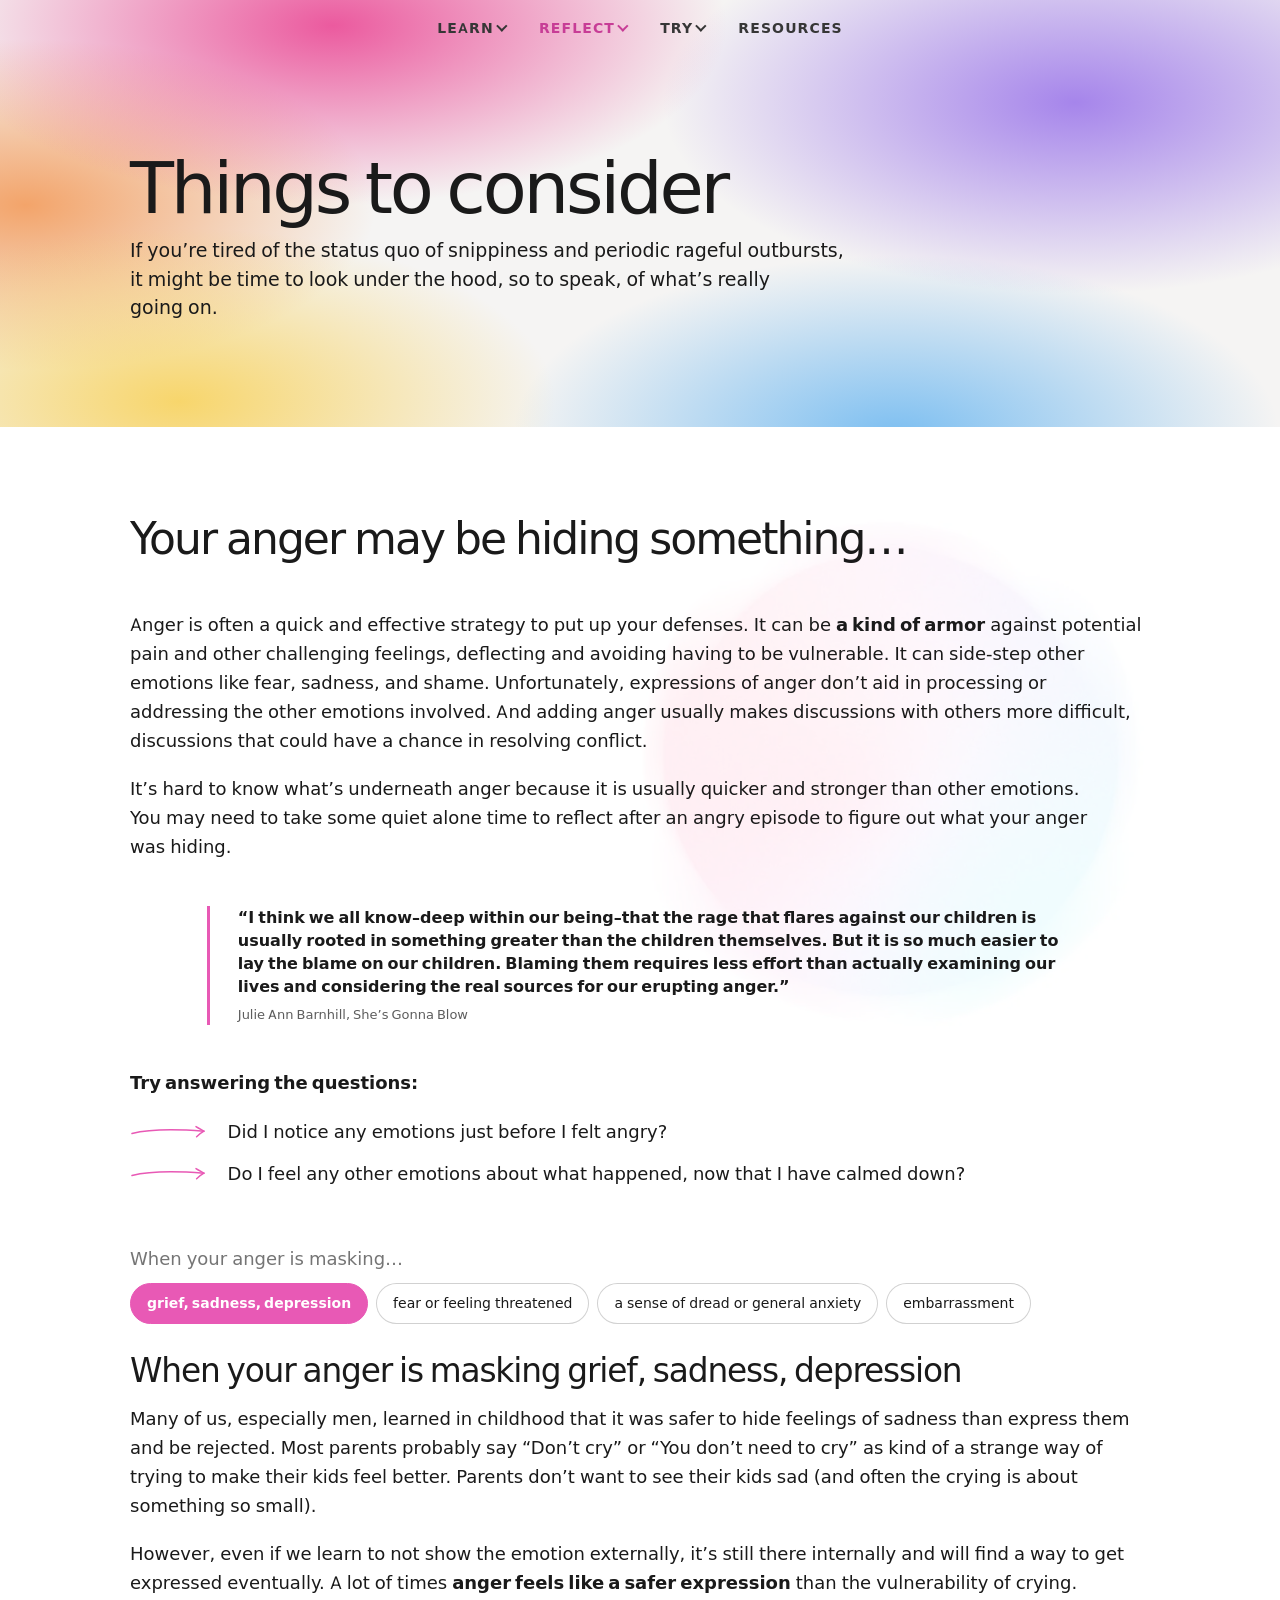
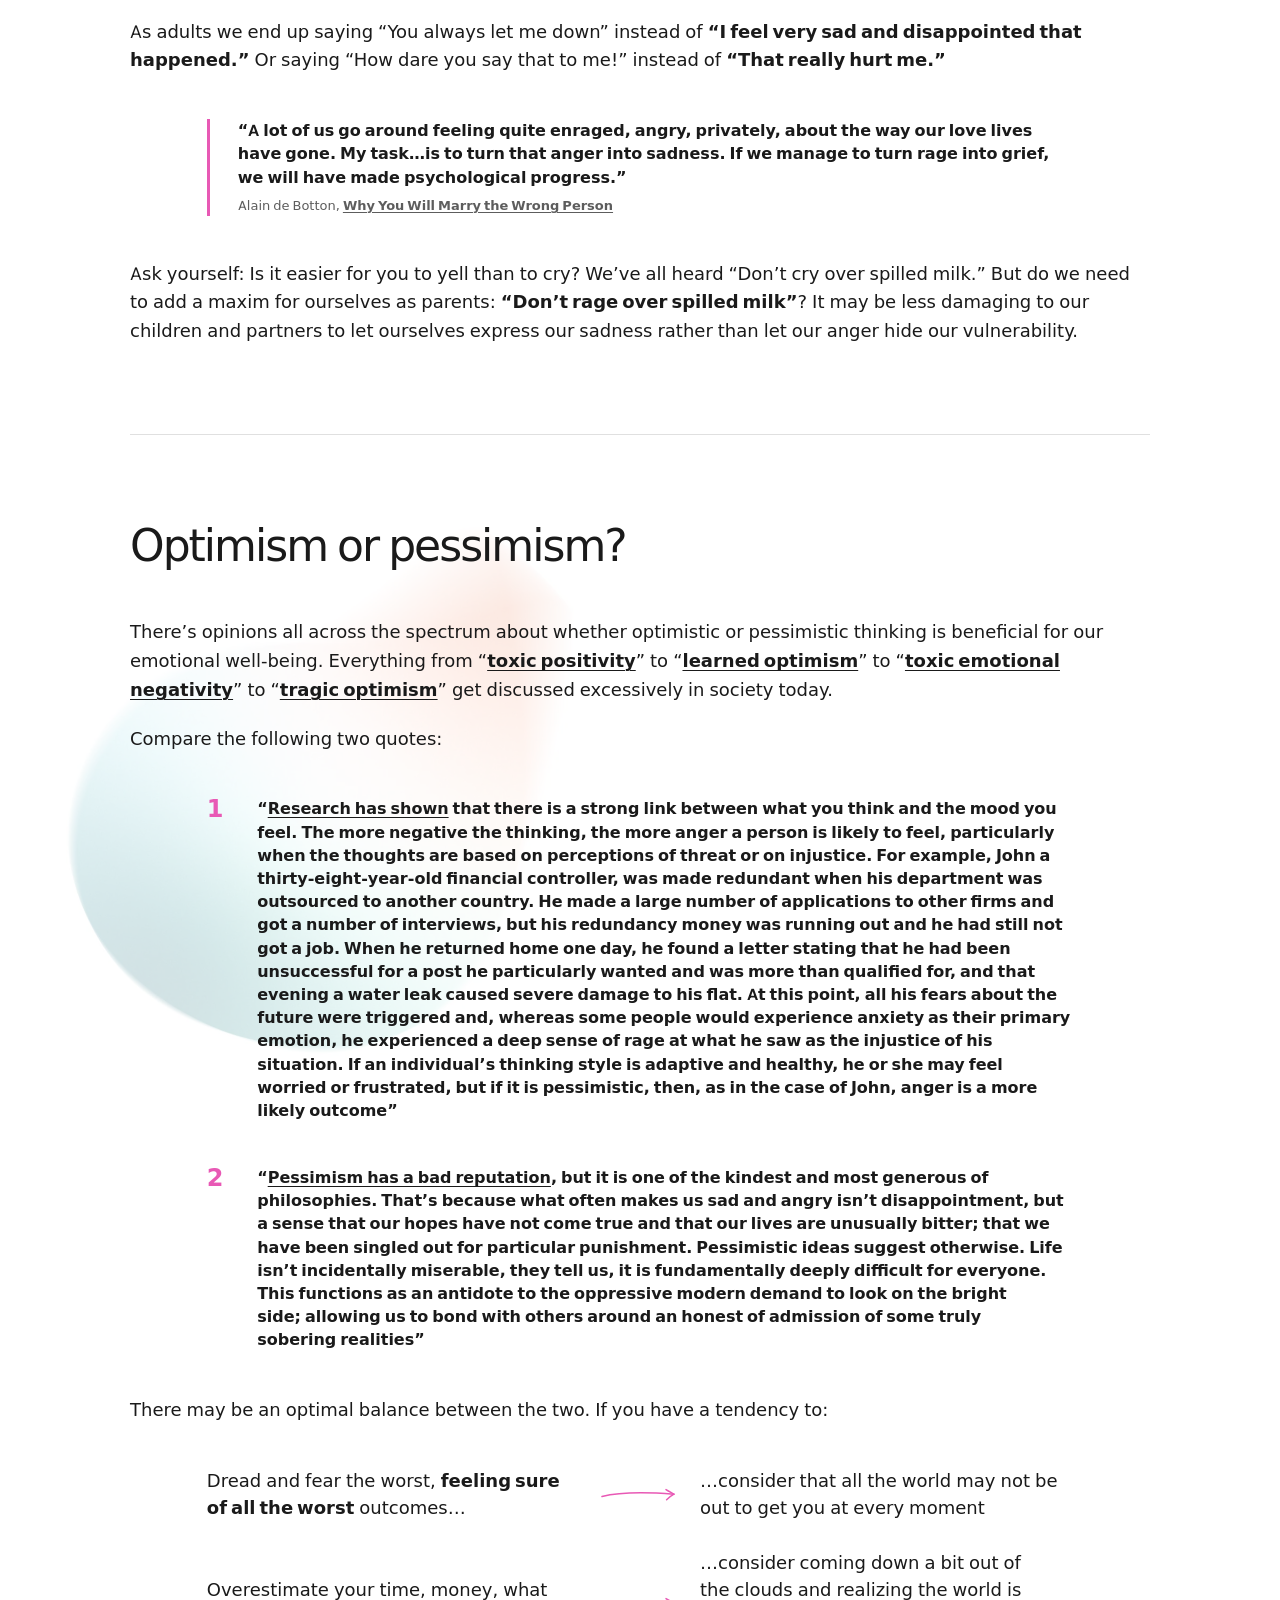
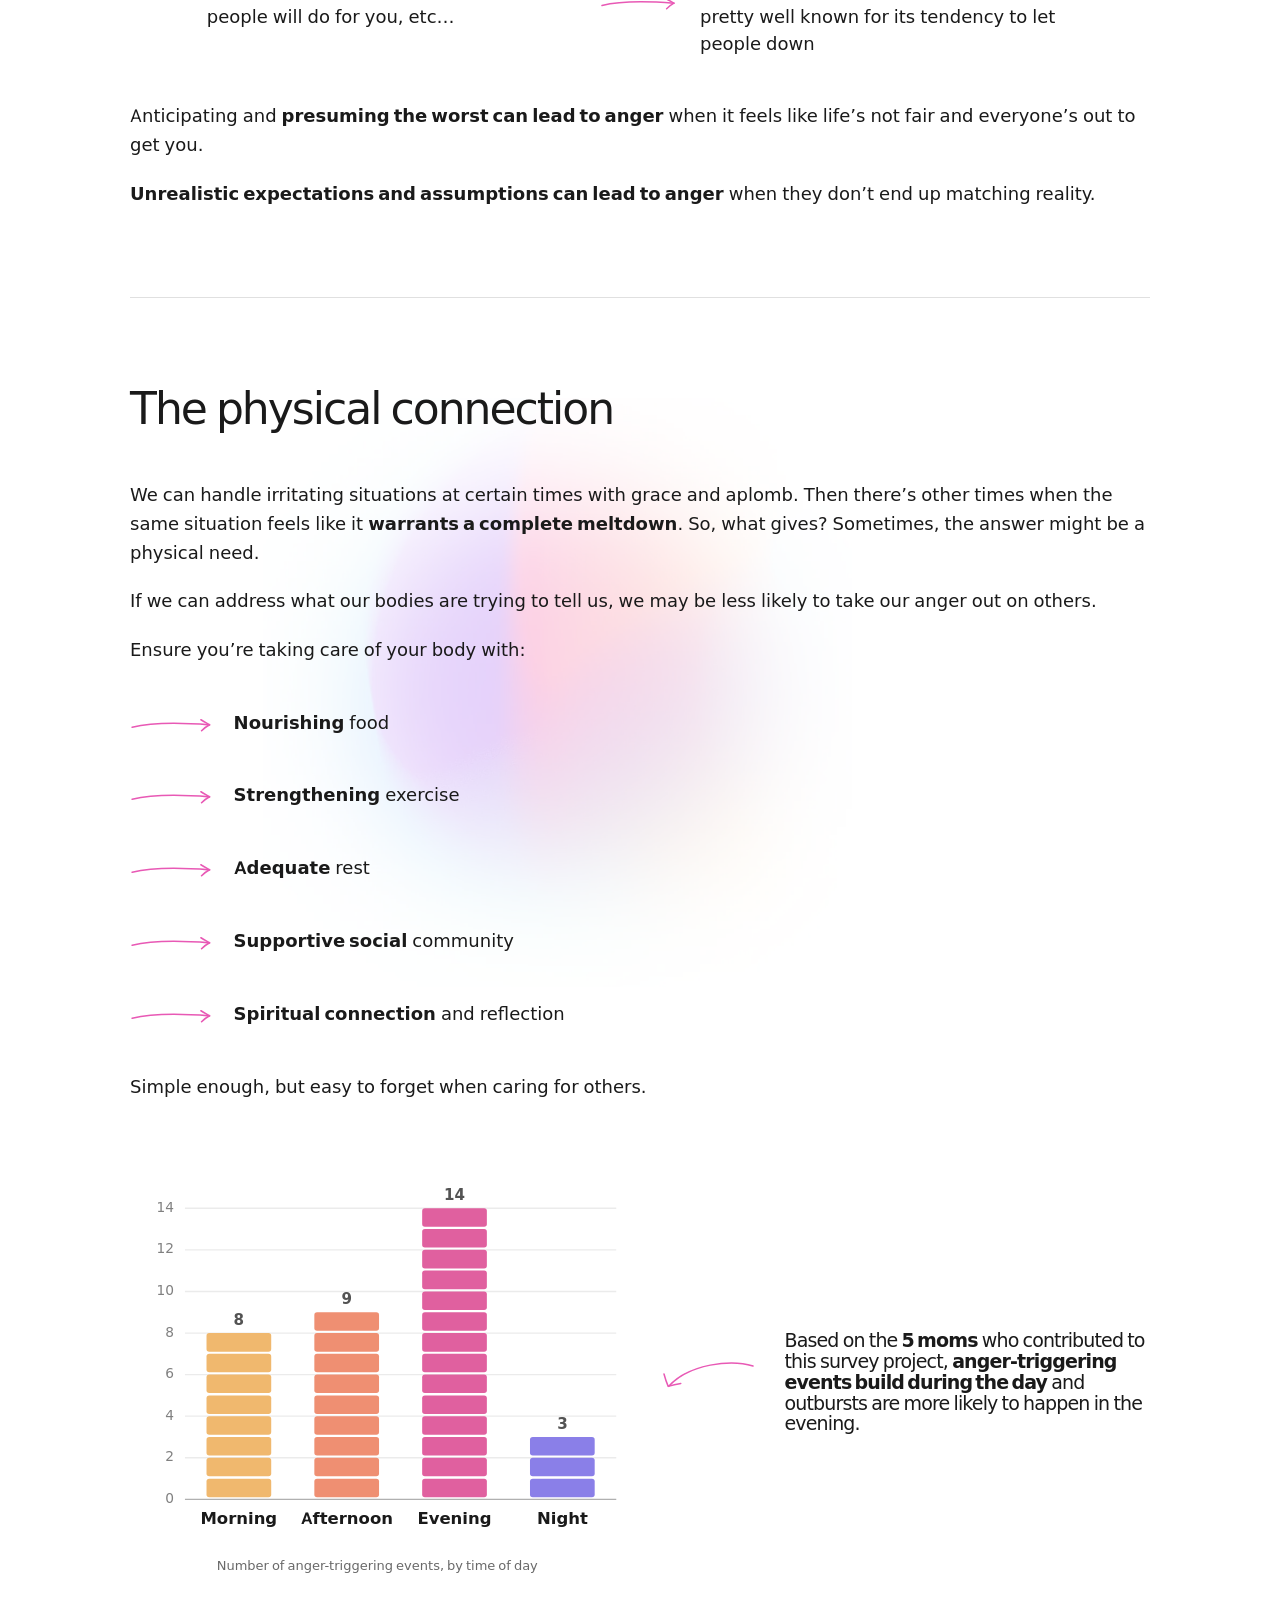
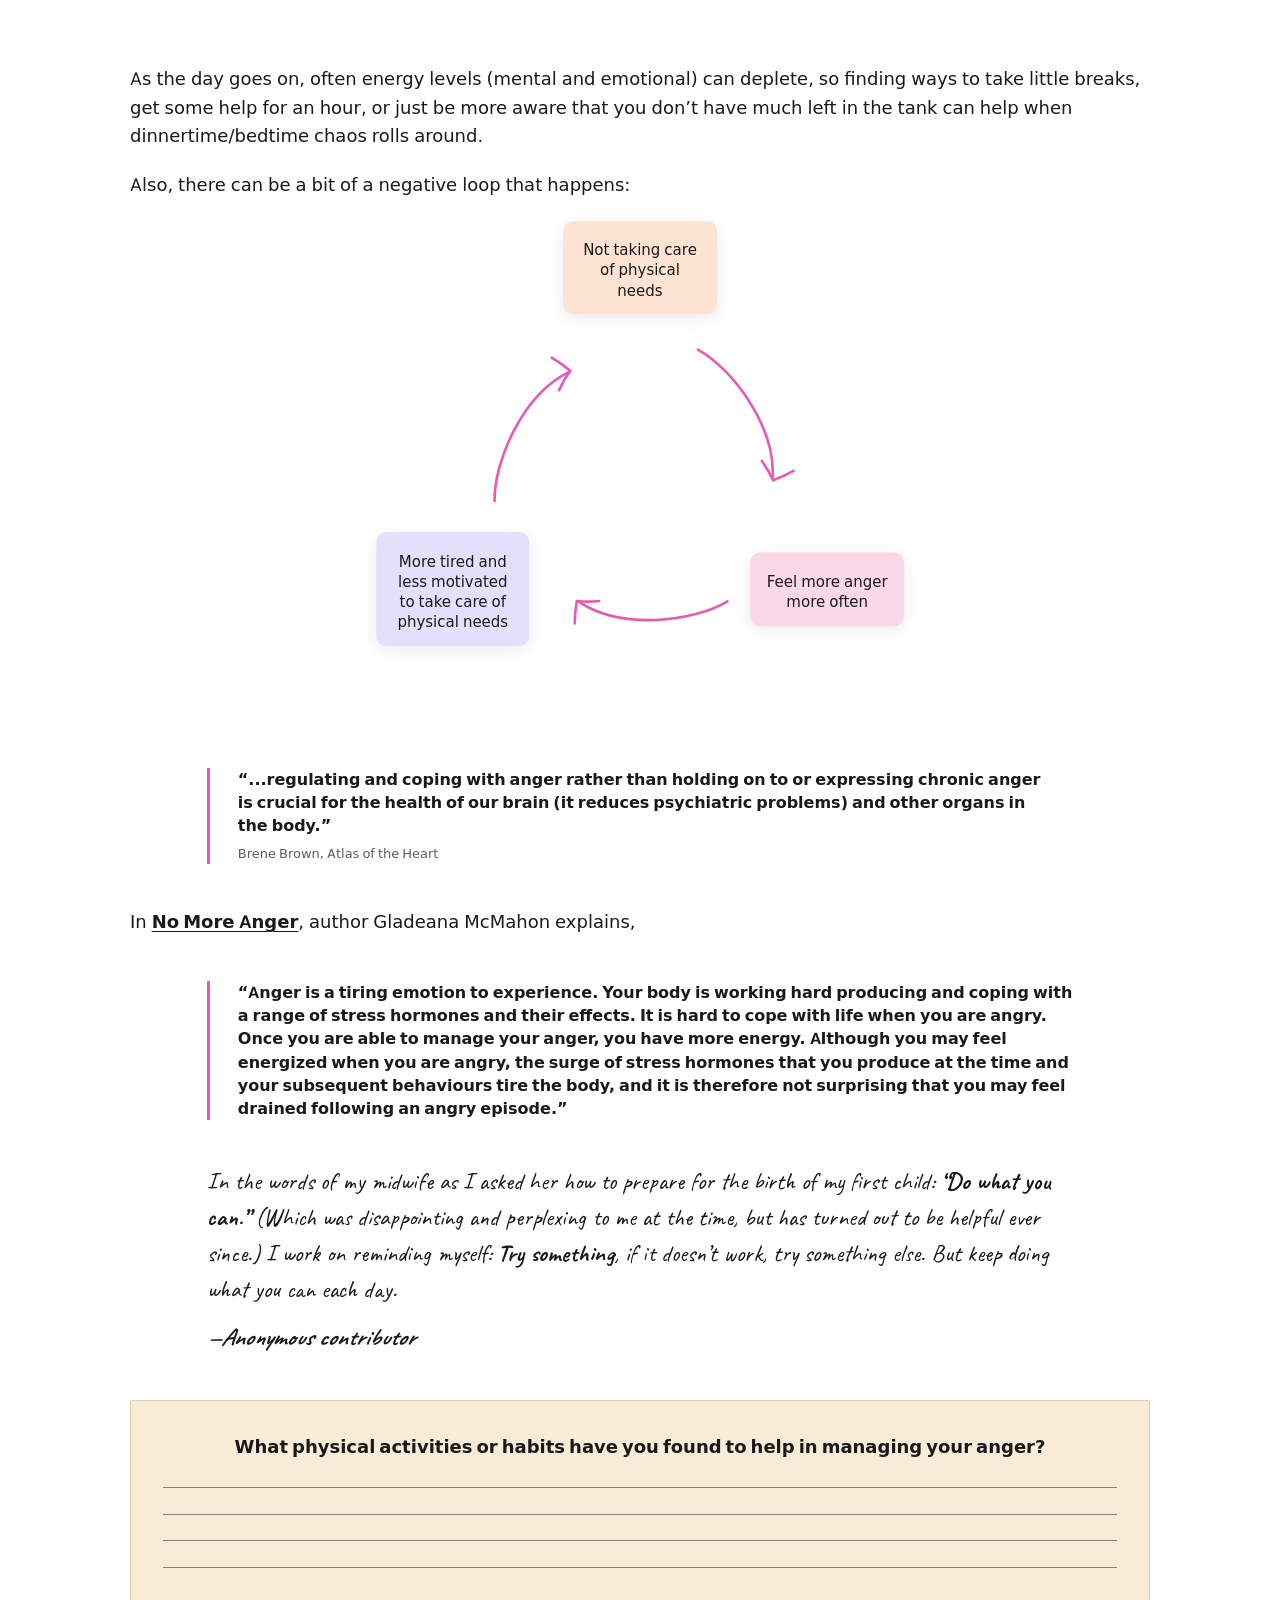
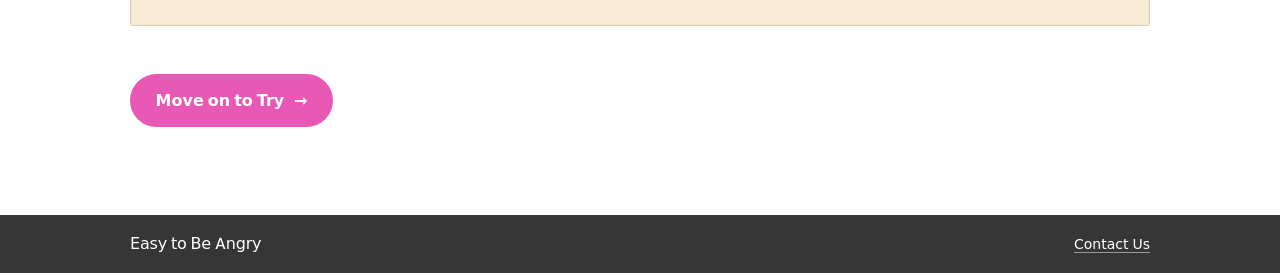
<file: reflect/index.html>
<!DOCTYPE html>
<html lang="en">
<head>
<meta charset="utf-8">
<meta name="viewport" content="width=device-width, initial-scale=1">
<title>Easy to Be Angry | Reflect</title>
<meta name="description" content="Things to consider when you want to look under the hood of your anger — what it may be masking, how optimism and pessimism feed it, and the physical needs behind it.">
<link rel="canonical" href="https://anger.kayleenschreiber.com/reflect/">
<meta property="og:site_name" content="Easy to Be Angry">
<meta property="og:title" content="Easy to Be Angry | Reflect">
<meta property="og:description" content="Things to consider when you want to look under the hood of your anger.">
<meta property="og:type" content="website">
<meta property="og:url" content="https://anger.kayleenschreiber.com/reflect/">
<link rel="icon" href="../assets/img/favicon.ico" sizes="any">
<link rel="icon" href="../assets/img/favicon-32x32.png" type="image/png">
<link rel="apple-touch-icon" href="../assets/img/apple-touch-icon.png">
<link rel="preload" href="../assets/fonts/DMSans-var.woff2" as="font" type="font/woff2" crossorigin>
<link rel="stylesheet" href="../assets/css/site.css?v=97">
</head>
<body>

<a class="skip-link" href="#main">Skip to content</a>

<svg class="sprite" aria-hidden="true" focusable="false">
  <symbol id="arr-right" viewBox="0 0 80 16" fill="none" stroke="currentColor"
          stroke-width="1.5" stroke-linecap="round" stroke-linejoin="round">
    <path d="M2 9.5c14-3.4 36-5 72-2.2"/>
    <path d="M66 2.6c3.2 2 6 3.4 8 4.6-2.6 1.4-5 3.2-7.4 5.6"/>
  </symbol>
  <symbol id="arr-curve" viewBox="0 0 104 54" fill="none" stroke="currentColor"
          stroke-width="1.5" stroke-linecap="round" stroke-linejoin="round">
    <path d="M100 10C78 3 36 8 16 30"/>
    <path d="M11 18c1.2 4.6 2.6 8.6 4.2 12.4 4-1.4 8.2-2.4 12.6-3"/>
  </symbol>
</svg>

<header class="nav">
  <nav class="nav__inner" aria-label="Main">
    <button class="nav__toggle" type="button" aria-expanded="false" aria-controls="nav-list">
      <span class="nav__burger" aria-hidden="true"><span></span><span></span><span></span></span>
      <span class="nav__toggle-label">Menu</span>
    </button>

    <ul class="nav__list" id="nav-list" data-open="false">
      <li class="nav__item nav__item--has-menu">
        <a class="nav__link" href="../" aria-expanded="false">Learn <span class="nav__caret" aria-hidden="true"></span></a>
        <ul class="nav__submenu" data-open="false">
          <li><a class="nav__sublink" href="../#eNUc-yBgoOX">How did we get here?</a></li>
          <li><a class="nav__sublink" href="../#eL5sNPZb7dn">What are we aiming for?</a></li>
          <li><a class="nav__sublink" href="../#eVFi1bSTTQn">What you need to know</a></li>
        </ul>
      </li>

      <li class="nav__item nav__item--has-menu">
        <a class="nav__link" href="../reflect/" aria-current="page" aria-expanded="false">Reflect <span class="nav__caret" aria-hidden="true"></span></a>
        <ul class="nav__submenu" data-open="false">
          <li><a class="nav__sublink" href="#enYRMdJbex8">Underneath your anger</a></li>
          <li><a class="nav__sublink" href="#eVgfbqmAJnC">Optimism or pessimism?</a></li>
          <li><a class="nav__sublink" href="#eVTqlib1hWp">The physical connection</a></li>
        </ul>
      </li>

      <li class="nav__item nav__item--has-menu">
        <a class="nav__link" href="../try/" aria-expanded="false">Try <span class="nav__caret" aria-hidden="true"></span></a>
        <ul class="nav__submenu" data-open="false">
          <li><a class="nav__sublink" href="../try/#eGcg0D8jIK-">A new way of communicating</a></li>
          <li><a class="nav__sublink" href="../try/#emC0sP80a1_">Getting good at reconciliation</a></li>
          <li><a class="nav__sublink" href="../try/#eslJAdl4KjA">Modeling empathy</a></li>
          <li><a class="nav__sublink" href="../try/#eWQRCvQ-23s">Tools for emotion regulation</a></li>
          <li><a class="nav__sublink" href="../try/#eueGSrS8UWR">Therapy</a></li>
          <li><a class="nav__sublink" href="../try/#e3rfin2Y4sl">Pursuing meaning</a></li>
        </ul>
      </li>

      <li class="nav__item"><a class="nav__link" href="../resources/">Resources</a></li>
    </ul>
  </nav>
  <div class="nav__progress" aria-hidden="true"></div>
</header>

<main id="main">

  <section class="hero hero--reflect">
    <div class="container">
      <h1 class="hero__title">Things to consider</h1>
      <p class="hero__standfirst">If you’re tired of the status quo of snippiness and periodic rageful outbursts, it might be time to look under the hood, so to speak, of what’s really going on.</p>
    </div>
  </section>

  <section class="section section--art" id="enYRMdJbex8" aria-labelledby="hiding"
           style="background-image:url('../assets/img/bg-circle.webp?v=1'); --art-size:52%; --art-pos:92% 1%;">
    <div class="container">
      <h2 class="section__title" id="hiding" data-reveal>Your anger may be hiding something…</h2>

      <div class="prose" data-reveal>
        <p>Anger is often a quick and effective strategy to put up your defenses. It can be <strong>a kind of armor</strong> against potential pain and other challenging feelings, deflecting and avoiding having to be vulnerable. It can side-step other emotions like fear, sadness, and shame. Unfortunately, expressions of anger don’t aid in processing or addressing the other emotions involved. And adding anger usually makes discussions with others more difficult, discussions that could have a chance in resolving conflict.</p>
        <p>It’s hard to know what’s underneath anger because it is usually quicker and stronger than other emotions. You may need to take some quiet alone time to reflect after an angry episode to figure out what your anger was hiding.</p>
      </div>

      <blockquote class="pullquote" data-reveal>
        “I think we all know–deep within our being–that the rage that flares against our children is usually rooted in something greater than the children themselves. But it is so much easier to lay the blame on our children. Blaming them requires less effort than actually examining our lives and considering the real sources for our erupting anger.”
        <cite>Julie Ann Barnhill, She’s Gonna Blow</cite>
      </blockquote>

      <div class="prose" data-reveal>
        <p><strong>Try answering the questions:</strong></p>
        <ul class="question-list question-list--arrows">
          <li><svg class="arrow" aria-hidden="true"><use href="#arr-right"/></svg><span>Did I notice any emotions just before I felt angry?</span></li>
          <li><svg class="arrow" aria-hidden="true"><use href="#arr-right"/></svg><span>Do I feel any other emotions about what happened, now that I have calmed down?</span></li>
        </ul>
      </div>

      <div class="masking" data-masking data-masking-prefix="When your anger is masking ">
        <div class="masking__panel" id="mask-0">
          <h3 class="subhead-major">When your anger is masking grief, sadness, depression</h3>


      <div class="prose" data-reveal>
        <p>Many of us, especially men, learned in childhood that it was safer to hide feelings of sadness than express them and be rejected. Most parents probably say “Don’t cry” or “You don’t need to cry” as kind of a strange way of trying to make their kids feel better. Parents don’t want to see their kids sad (and often the crying is about something so small).</p>
        <p>However, even if we learn to not show the emotion externally, it’s still there internally and will find a way to get expressed eventually. A lot of times <strong>anger feels like a safer expression</strong> than the vulnerability of crying.</p>
        <p>As adults we end up saying “You always let me down” instead of <strong>“I feel very sad and disappointed that happened.”</strong> Or saying “How dare you say that to me!” instead of <strong>“That really hurt me.”</strong></p>
      </div>

      <blockquote class="pullquote" data-reveal>
        “A lot of us go around feeling quite enraged, angry, privately, about the way our love lives have gone. My task…is to turn that anger into sadness. If we manage to turn rage into grief, we will have made psychological progress.”
        <cite>Alain de Botton, <a class="inline-link" target="_blank" rel="noopener external" href="https://www.youtube.com/watch?v=-EvvPZFdjyk">Why You Will Marry the Wrong Person</a></cite>
      </blockquote>

      <div class="prose" data-reveal>
        <p>Ask yourself: Is it easier for you to yell than to cry? We’ve all heard “Don’t cry over spilled milk.” But do we need to add a maxim for ourselves as parents: <strong>“Don’t rage over spilled milk”</strong>? It may be less damaging to our children and partners to let ourselves express our sadness rather than let our anger hide our vulnerability.</p>
      </div>
        </div>
        <div class="masking__panel" id="mask-1">
          <h3 class="subhead-major">When your anger is masking fear or feeling threatened</h3>


      <div class="prose" data-reveal>
        <p>Anger can feel a lot more powerful and in control than being overwhelmed by fear. As psychotherapist and author David Lieberman explains in his book Never Get Angry Again:</p>
      </div>

      <blockquote class="pullquote" data-reveal>
        “Emotionally, anger redirects our attention away from the fear/pain, which also mimics the sensation that we have seized control.”
      </blockquote>

      <div class="prose" data-reveal>
        <p>Sometimes it’s hard to even know that we were afraid in the first place. Take the example of getting cut off while driving from psychologist <a class="inline-link" target="_blank" rel="noopener external" href="https://www.psychologytoday.com/us/contributors/leon-f-seltzer-phd">Leon F Seltzer</a>:</p>
      </div>

      <blockquote class="pullquote" data-reveal>
        “<a class="inline-link" target="_blank" rel="noopener external" href="https://www.psychologytoday.com/us/blog/evolution-of-the-self/200807/what-your-anger-may-be-hiding">Virtually everyone I’ve ever asked</a> has responded emphatically that their immediate reaction to such an event is anger. But when I further inquire…they realize that in the fraction of a second before acting successfully to avert a collision, their emotion must certainly have been one of apprehension or fear.”
      </blockquote>

      <div class="prose" data-reveal>
        <p>If you find yourself getting angry often in instances where there’s also fear involved, try meditating on some Biblical verse about fear and bravery, and where true courage comes from:</p>
      </div>

      <p class="verse-refs" data-reveal>Isaiah 41:10, Ephesians 6:10-18, Matthew 10:28-31, Psalm 56:3-4, 2 Timothy 1:7</p>
        </div>
        <div class="masking__panel" id="mask-2">
          <h3 class="subhead-major">When your anger is masking a sense of dread or general anxiety</h3>


      <div class="prose" data-reveal>
        <p>Whether it’s our access to news 24/7 or the political and cultural volatility in the last few years or a bunch of things all rolled into one, lots of folks are feeling worried and anxious, like something bad is always just about to happen. It’s not an uncommon phenomenon these days. Here’s one <a class="inline-link" target="_blank" rel="noopener external" href="https://www.reddit.com/r/AskWomenOver30/comments/151fq8p/constant_sense_of_dread_in_the_background/">Reddit conversation</a> as an example.</p>
        <p>This doesn’t set a great foundation for mood and makes it more likely to turn smaller inconveniences and obstacles into major anger triggers.</p>
        <p>If you’re dealing with general anxiety or a feeling of dread, stepping away from social media and going back to the promises in God’s Word can be steadying. And writing out or speaking your worries to God or a trusted ally is often helpful. If you want a starting point for those conversations, try the following from a <a class="inline-link" target="_blank" rel="noopener external" href="https://www.psychologytoday.com/us/blog/debunking-myths-of-the-mind/202303/how-to-overcome-the-sinking-feeling-of-dread">Psychology Today article</a>:</p>
      </div>

      <blockquote class="pullquote" data-reveal>
        “<a class="inline-link" target="_blank" rel="noopener external" href="https://www.psychologytoday.com/us/blog/debunking-myths-of-the-mind/202303/how-to-overcome-the-sinking-feeling-of-dread">Remember three things</a>: order, meaning, and value. What brings order to your life? What brings meaning to your life? What do you value? Let those three things be your navigator’s components as you make your way through these wild waters.”
      </blockquote>

      <p class="statline" data-reveal>
        <span class="statline__figure"><a target="_blank" rel="noopener external" href="https://www.statista.com/statistics/867055/anxiety-since-last-year-us-adults/">37%</a></span>
        of respondents in the U.S. indicated that they were more anxious in 2023 than they were the year before.
        <cite><a class="inline-link" target="_blank" rel="noopener external" href="https://www.statista.com/aboutus/our-research-commitment/2133/preeti-vankar">Preeti Vankar</a>, Statista</cite>
      </p>
        </div>
        <div class="masking__panel" id="mask-3">
          <h3 class="subhead-major">When your anger is masking embarrassment</h3>


      <div class="prose" data-reveal>
        <p>Sometimes we explode around our children more easily when they don’t behave in a certain social setting. It’s easy to react more strongly than you would at home because of the added social pressure. Admitting, “Well, this is embarrassing” to yourself can be a way to release some of the tension directed at your child. Or finding <strong>some way to laugh at the situation</strong> rather than rage about it.</p>
        <p>Being okay with being embarrassed is actually a skill we want our kids to have, so that they feel somewhat comfortable taking risks and trying new things without getting cowed by self-consciousness. If it’s a helpful motivator, you could try to remind yourself that, although irritating and uncomfortable, you’ve got a chance to model how to handle an embarrassing situation and move past it.</p>
        <p>Try these tips for handling embarrassment from <a class="inline-link" target="_blank" rel="noopener external" href="https://psychcentral.com/blog/what-to-do-if-you-get-easily-embarrassed">this medically reviewed article from PsychCentral</a>:</p>
      </div>

      <ol class="tip-list" data-reveal>
        <li><strong>Focus on the future:</strong> Will this matter to me in five years?</li>
        <li><strong>Reroute your energies:</strong> What’s something I can do right now that’s productive?</li>
        <li><strong>Rethink the situation:</strong> What can I learn from this?</li>
      </ol>

      <blockquote class="pullquote" data-reveal>
        “Anger and embarrassment are often neighbors.”
        <cite>Amy Poehler, <a class="inline-link" target="_blank" rel="noopener external" href="https://www.goodreads.com/work/quotes/40098620">Yes Please</a></cite>
      </blockquote>
        </div>
      </div>
    </div>
  </section>

  <section class="section section--art" id="eVgfbqmAJnC" aria-labelledby="optimism"
           style="background-image:url('../assets/img/bg-blob.webp?v=1'); --art-size:46%; --art-pos:4% 6%;">
    <div class="container">
      <h2 class="section__title" id="optimism" data-reveal>Optimism or pessimism?</h2>

      <div class="prose" data-reveal>
        <p>There’s opinions all across the spectrum about whether optimistic or pessimistic thinking is beneficial for our emotional well-being. Everything from “<a class="inline-link" target="_blank" rel="noopener external" href="https://adaa.org/learn-from-us/from-the-experts/blog-posts/consumer/toxic-positivity">toxic positivity</a>” to “<a class="inline-link" target="_blank" rel="noopener external" href="https://positivepsychology.com/learned-optimism/">learned optimism</a>” to “<a class="inline-link" target="_blank" rel="noopener external" href="https://www.ahe.org/important-steps-eradicate-negativity-workplace#:~:text=Toxic%20emotional%20negativity%20(TEN)%20%E2%80%94,helplessness%2C%20victimhood%2C%20and%20hopelessness.">toxic emotional negativity</a>” to “<a class="inline-link" target="_blank" rel="noopener external" href="https://www.theatlantic.com/family/archive/2021/08/tragic-optimism-opposite-toxic-positivity/619786/">tragic optimism</a>” get discussed excessively in society today.</p>
        <p>Compare the following two quotes:</p>
      </div>

      <div class="quote-pair" data-reveal>
        <blockquote class="pullquote">
          <p>“<a class="inline-link" target="_blank" rel="noopener external" href="https://www.karnacbooks.com/product/no-more-anger/22715/">Research has shown</a> that there is a strong link between what you think and the mood you feel. The more negative the thinking, the more anger a person is likely to feel, particularly when the thoughts are based on perceptions of threat or on injustice. For example, John a thirty-eight-year-old financial controller, was made redundant when his department was outsourced to another country. He made a large number of applications to other firms and got a number of interviews, but his redundancy money was running out and he had still not got a job. When he returned home one day, he found a letter stating that he had been unsuccessful for a post he particularly wanted and was more than qualified for, and that evening a water leak caused severe damage to his flat. At this point, all his fears about the future were triggered and, whereas some people would experience anxiety as their primary emotion, he experienced a deep sense of rage at what he saw as the injustice of his situation. If an individual’s thinking style is adaptive and healthy, he or she may feel worried or frustrated, but if it is pessimistic, then, as in the case of John, anger is a more likely outcome”</p>
        </blockquote>
        <blockquote class="pullquote">
          <p>“<a class="inline-link" target="_blank" rel="noopener external" href="https://www.theschooloflife.com/article/on-pessimism/">Pessimism has a bad reputation</a>, but it is one of the kindest and most generous of philosophies. That’s because what often makes us sad and angry isn’t disappointment, but a sense that our hopes have not come true and that our lives are unusually bitter; that we have been singled out for particular punishment. Pessimistic ideas suggest otherwise. Life isn’t incidentally miserable, they tell us, it is fundamentally deeply difficult for everyone. This functions as an antidote to the oppressive modern demand to look on the bright side; allowing us to bond with others around an honest of admission of some truly sobering realities”</p>
        </blockquote>
      </div>

      <div class="prose" data-reveal>
        <p>There may be an optimal balance between the two. If you have a tendency to:</p>
      </div>

      <div class="swap" data-reveal>
        <p>Dread and fear the worst, <strong>feeling sure of all the worst</strong> outcomes…</p>
        <svg class="arrow" aria-hidden="true"><use href="#arr-right"/></svg>
        <p>…consider that all the world may not be out to get you at every moment</p>
      </div>

      <div class="swap" data-reveal>
        <p>Overestimate your time, money, what people will do for you, etc…</p>
        <svg class="arrow" aria-hidden="true"><use href="#arr-right"/></svg>
        <p>…consider coming down a bit out of the clouds and realizing the world is pretty well known for its tendency to let people down</p>
      </div>

      <div class="prose block-gap" data-reveal>
        <p>Anticipating and <strong>presuming the worst can lead to anger</strong> when it feels like life’s not fair and everyone’s out to get you.</p>
        <p><strong>Unrealistic expectations and assumptions can lead to anger</strong> when they don’t end up matching reality.</p>
      </div>
    </div>
  </section>

  <section class="section section--art" id="eVTqlib1hWp" aria-labelledby="physical"
           style="background-image:url('../assets/img/bg-prism.webp?v=1'); --art-size:46%; --art-pos:38% 4%;">
    <div class="container">
      <h2 class="section__title" id="physical" data-reveal>The physical connection</h2>

      <div class="prose" data-reveal>
        <p>We can handle irritating situations at certain times with grace and aplomb. Then there’s other times when the same situation feels like it <strong>warrants a complete meltdown</strong>. So, what gives? Sometimes, the answer might be a physical need.</p>
        <p>If we can address what our bodies are trying to tell us, we may be less likely to take our anger out on others.</p>
        <p>Ensure you’re taking care of your body with:</p>
      </div>

      <div class="aim" data-reveal>
        <svg class="arrow arrow--annot" aria-hidden="true"><use href="#arr-right"/></svg>
        <div class="prose"><p><strong>Nourishing</strong> food</p></div>
      </div>
      <div class="aim" data-reveal>
        <svg class="arrow arrow--annot" aria-hidden="true"><use href="#arr-right"/></svg>
        <div class="prose"><p><strong>Strengthening</strong> exercise</p></div>
      </div>
      <div class="aim" data-reveal>
        <svg class="arrow arrow--annot" aria-hidden="true"><use href="#arr-right"/></svg>
        <div class="prose"><p><strong>Adequate</strong> rest</p></div>
      </div>
      <div class="aim" data-reveal>
        <svg class="arrow arrow--annot" aria-hidden="true"><use href="#arr-right"/></svg>
        <div class="prose"><p><strong>Supportive social</strong> community</p></div>
      </div>
      <div class="aim" data-reveal>
        <svg class="arrow arrow--annot" aria-hidden="true"><use href="#arr-right"/></svg>
        <div class="prose"><p><strong>Spiritual connection</strong> and reflection</p></div>
      </div>

      <div class="prose block-gap" data-reveal>
        <p>Simple enough, but easy to forget when caring for others.</p>
      </div>

      <div class="chart-row block-gap" data-reveal>
        <figure class="bars" data-bars>
          <svg class="bars__svg" viewBox="0 0 360 260" role="img" aria-label="Anger-triggering events by time of day: Morning 8, Afternoon 9, Evening 14, Night 3">
            <line class="bars__grid" x1="40" y1="226.0" x2="354" y2="226.0"></line>
            <text class="bars__ytick" x="32" y="226.0" text-anchor="end" dominant-baseline="middle">0</text>
            <line class="bars__grid" x1="40" y1="195.7" x2="354" y2="195.7"></line>
            <text class="bars__ytick" x="32" y="195.7" text-anchor="end" dominant-baseline="middle">2</text>
            <line class="bars__grid" x1="40" y1="165.4" x2="354" y2="165.4"></line>
            <text class="bars__ytick" x="32" y="165.4" text-anchor="end" dominant-baseline="middle">4</text>
            <line class="bars__grid" x1="40" y1="135.1" x2="354" y2="135.1"></line>
            <text class="bars__ytick" x="32" y="135.1" text-anchor="end" dominant-baseline="middle">6</text>
            <line class="bars__grid" x1="40" y1="104.9" x2="354" y2="104.9"></line>
            <text class="bars__ytick" x="32" y="104.9" text-anchor="end" dominant-baseline="middle">8</text>
            <line class="bars__grid" x1="40" y1="74.6" x2="354" y2="74.6"></line>
            <text class="bars__ytick" x="32" y="74.6" text-anchor="end" dominant-baseline="middle">10</text>
            <line class="bars__grid" x1="40" y1="44.3" x2="354" y2="44.3"></line>
            <text class="bars__ytick" x="32" y="44.3" text-anchor="end" dominant-baseline="middle">12</text>
            <line class="bars__grid" x1="40" y1="14.0" x2="354" y2="14.0"></line>
            <text class="bars__ytick" x="32" y="14.0" text-anchor="end" dominant-baseline="middle">14</text>
            <line class="bars__axis" x1="40" y1="226" x2="354" y2="226"></line>
            <rect class="bars__seg" x="55.7" y="210.9" width="47.1" height="13.5" rx="2" fill="#f0b86e" fill-opacity="1" data-when="Morning" data-need="My body was in danger"></rect>
            <rect class="bars__seg" x="55.7" y="195.7" width="47.1" height="13.5" rx="2" fill="#f0b86e" fill-opacity="1" data-when="Morning" data-need="To be on time (why?!)"></rect>
            <rect class="bars__seg" x="55.7" y="180.6" width="47.1" height="13.5" rx="2" fill="#f0b86e" fill-opacity="1" data-when="Morning" data-need="Need/desire for cooperation, respect, obedience"></rect>
            <rect class="bars__seg" x="55.7" y="165.4" width="47.1" height="13.5" rx="2" fill="#f0b86e" fill-opacity="1" data-when="Morning" data-need="To be a successful parent?"></rect>
            <rect class="bars__seg" x="55.7" y="150.3" width="47.1" height="13.5" rx="2" fill="#f0b86e" fill-opacity="1" data-when="Morning" data-need="wanting obedience, efficiency, timeliness"></rect>
            <rect class="bars__seg" x="55.7" y="135.1" width="47.1" height="13.5" rx="2" fill="#f0b86e" fill-opacity="1" data-when="Morning" data-need="safety"></rect>
            <rect class="bars__seg" x="55.7" y="120.0" width="47.1" height="13.5" rx="2" fill="#f0b86e" fill-opacity="1" data-when="Morning" data-need="productivity, not getting distracted"></rect>
            <rect class="bars__seg" x="55.7" y="104.9" width="47.1" height="13.5" rx="2" fill="#f0b86e" fill-opacity="1" data-when="Morning" data-need="To be listened to?"></rect>
            <text class="bars__total" x="79.2" y="98.9" text-anchor="middle">8</text>
            <text class="bars__xtick" x="79.2" y="244.0" text-anchor="middle">Morning</text>
            <rect class="bars__seg" x="134.2" y="210.9" width="47.1" height="13.5" rx="2" fill="#ef8f72" fill-opacity="1" data-when="Afternoon" data-need="Need for efficiency, pressure to get her napping so I can get work done"></rect>
            <rect class="bars__seg" x="134.2" y="195.7" width="47.1" height="13.5" rx="2" fill="#ef8f72" fill-opacity="1" data-when="Afternoon" data-need="To feel respected"></rect>
            <rect class="bars__seg" x="134.2" y="180.6" width="47.1" height="13.5" rx="2" fill="#ef8f72" fill-opacity="1" data-when="Afternoon" data-need="To feel heard and validated, to keep to a schedule"></rect>
            <rect class="bars__seg" x="134.2" y="165.4" width="47.1" height="13.5" rx="2" fill="#ef8f72" fill-opacity="1" data-when="Afternoon" data-need="Need for communication"></rect>
            <rect class="bars__seg" x="134.2" y="150.3" width="47.1" height="13.5" rx="2" fill="#ef8f72" fill-opacity="1" data-when="Afternoon" data-need="Being on time"></rect>
            <rect class="bars__seg" x="134.2" y="135.1" width="47.1" height="13.5" rx="2" fill="#ef8f72" fill-opacity="1" data-when="Afternoon" data-need="To feel strong/capable"></rect>
            <rect class="bars__seg" x="134.2" y="120.0" width="47.1" height="13.5" rx="2" fill="#ef8f72" fill-opacity="1" data-when="Afternoon" data-need="cooperation, need to be on time to preschool"></rect>
            <rect class="bars__seg" x="134.2" y="104.9" width="47.1" height="13.5" rx="2" fill="#ef8f72" fill-opacity="1" data-when="Afternoon" data-need="peace"></rect>
            <rect class="bars__seg" x="134.2" y="89.7" width="47.1" height="13.5" rx="2" fill="#ef8f72" fill-opacity="1" data-when="Afternoon" data-need="To have my body respected"></rect>
            <text class="bars__total" x="157.8" y="83.7" text-anchor="middle">9</text>
            <text class="bars__xtick" x="157.8" y="244.0" text-anchor="middle">Afternoon</text>
            <rect class="bars__seg" x="212.7" y="210.9" width="47.1" height="13.5" rx="2" fill="#e0609f" fill-opacity="1" data-when="Evening" data-need="Need for own space, to be able to escape when needed, feeling &quot;touched out&quot;"></rect>
            <rect class="bars__seg" x="212.7" y="195.7" width="47.1" height="13.5" rx="2" fill="#e0609f" fill-opacity="1" data-when="Evening" data-need="Me time at the end of the day"></rect>
            <rect class="bars__seg" x="212.7" y="180.6" width="47.1" height="13.5" rx="2" fill="#e0609f" fill-opacity="1" data-when="Evening" data-need="A sense of control, time to relax"></rect>
            <rect class="bars__seg" x="212.7" y="165.4" width="47.1" height="13.5" rx="2" fill="#e0609f" fill-opacity="1" data-when="Evening" data-need="To keep to a schedule, to feel a sense of control"></rect>
            <rect class="bars__seg" x="212.7" y="150.3" width="47.1" height="13.5" rx="2" fill="#e0609f" fill-opacity="1" data-when="Evening" data-need="To have alone time to study without interruption"></rect>
            <rect class="bars__seg" x="212.7" y="135.1" width="47.1" height="13.5" rx="2" fill="#e0609f" fill-opacity="1" data-when="Evening" data-need="Need for cooperation"></rect>
            <rect class="bars__seg" x="212.7" y="120.0" width="47.1" height="13.5" rx="2" fill="#e0609f" fill-opacity="1" data-when="Evening" data-need="Need for physical strength"></rect>
            <rect class="bars__seg" x="212.7" y="104.9" width="47.1" height="13.5" rx="2" fill="#e0609f" fill-opacity="1" data-when="Evening" data-need="Need for sleep and more hours in the day"></rect>
            <rect class="bars__seg" x="212.7" y="89.7" width="47.1" height="13.5" rx="2" fill="#e0609f" fill-opacity="1" data-when="Evening" data-need="Need for cooperation and respect towards prayer"></rect>
            <rect class="bars__seg" x="212.7" y="74.6" width="47.1" height="13.5" rx="2" fill="#e0609f" fill-opacity="1" data-when="Evening" data-need="genuine interest in me, respect, love"></rect>
            <rect class="bars__seg" x="212.7" y="59.4" width="47.1" height="13.5" rx="2" fill="#e0609f" fill-opacity="1" data-when="Evening" data-need="Me time after dinner / rest"></rect>
            <rect class="bars__seg" x="212.7" y="44.3" width="47.1" height="13.5" rx="2" fill="#e0609f" fill-opacity="1" data-when="Evening" data-need="To relax and feel comfortable"></rect>
            <rect class="bars__seg" x="212.7" y="29.1" width="47.1" height="13.5" rx="2" fill="#e0609f" fill-opacity="1" data-when="Evening" data-need="Me time"></rect>
            <rect class="bars__seg" x="212.7" y="14.0" width="47.1" height="13.5" rx="2" fill="#e0609f" fill-opacity="1" data-when="Evening" data-need="To be punctual (?)"></rect>
            <text class="bars__total" x="236.2" y="8.0" text-anchor="middle">14</text>
            <text class="bars__xtick" x="236.2" y="244.0" text-anchor="middle">Evening</text>
            <rect class="bars__seg" x="291.2" y="210.9" width="47.1" height="13.5" rx="2" fill="#8a7fe8" fill-opacity="1" data-when="Night" data-need="Safety, respect of personal preference"></rect>
            <rect class="bars__seg" x="291.2" y="195.7" width="47.1" height="13.5" rx="2" fill="#8a7fe8" fill-opacity="1" data-when="Night" data-need="Sleep"></rect>
            <rect class="bars__seg" x="291.2" y="180.6" width="47.1" height="13.5" rx="2" fill="#8a7fe8" fill-opacity="1" data-when="Night" data-need="sleep"></rect>
            <text class="bars__total" x="314.8" y="174.6" text-anchor="middle">3</text>
            <text class="bars__xtick" x="314.8" y="244.0" text-anchor="middle">Night</text>
          </svg>
          <div class="bars__tip" role="status" aria-live="polite" hidden>
            <p class="bars__tip-head"></p>
            <p class="bars__tip-need"></p>
          </div>
          <figcaption class="bars__caption">Number of anger-triggering events, by time of day</figcaption>
        </figure>
        <svg class="arrow arrow--curve chart-row__arrow" aria-hidden="true"><use href="#arr-curve"/></svg>
        <h3 class="chart-row__note">Based on the <strong>5 moms</strong> who contributed to this survey project, <strong>anger-triggering events build during the day</strong> and outbursts are more likely to happen in the evening.</h3>
      </div>

      <div class="prose block-gap" data-reveal>
        <p>As the day goes on, often energy levels (mental and emotional) can deplete, so finding ways to take little breaks, get some help for an hour, or just be more aware that you don’t have much left in the tank can help when dinnertime/bedtime chaos rolls around.</p>
        <p>Also, there can be a bit of a negative loop that happens:</p>
      </div>

      <div class="cycle" data-reveal role="list" aria-label="A cycle: each step feeds the next and returns to the first">
        <svg class="cycle__ring" viewBox="0 0 100 100" aria-hidden="true">
          <g class="cycle__arrow" transform="translate(69.49,38.75) rotate(226.6) scale(.36,-.36) translate(-52,-27)">
            <path class="cycle__line" d="M100 10C78 3 36 8 16 30"></path>
            <path class="cycle__head" d="M11 18c1.2 4.6 2.6 8.6 4.2 12.4 4-1.4 8.2-2.4 12.6-3"></path>
          </g>
          <g class="cycle__arrow" transform="translate(50.00,72.50) rotate(346.6) scale(.36,-.36) translate(-52,-27)">
            <path class="cycle__line" d="M100 10C78 3 36 8 16 30"></path>
            <path class="cycle__head" d="M11 18c1.2 4.6 2.6 8.6 4.2 12.4 4-1.4 8.2-2.4 12.6-3"></path>
          </g>
          <g class="cycle__arrow" transform="translate(30.51,38.75) rotate(106.6) scale(.36,-.36) translate(-52,-27)">
            <path class="cycle__line" d="M100 10C78 3 36 8 16 30"></path>
            <path class="cycle__head" d="M11 18c1.2 4.6 2.6 8.6 4.2 12.4 4-1.4 8.2-2.4 12.6-3"></path>
          </g>
        </svg>

        <div class="cycle__step cycle__step--a" role="listitem">
          <p>Not taking care of physical needs</p>
        </div>
        <div class="cycle__step cycle__step--b" role="listitem">
          <p>Feel more anger more often</p>
        </div>
        <div class="cycle__step cycle__step--c" role="listitem">
          <p>More tired and less motivated to take care of physical needs</p>
        </div>
      </div>

      <blockquote class="pullquote" data-reveal>
        “...regulating and coping with anger rather than holding on to or expressing chronic anger is crucial for the health of our brain (it reduces psychiatric problems) and other organs in the body.”
        <cite>Brene Brown, Atlas of the Heart</cite>
      </blockquote>

      <div class="prose" data-reveal>
        <p>In <a class="inline-link" target="_blank" rel="noopener external" href="https://www.routledge.com/No-More-Anger-Be-Your-Own-Anger-Management-Coach/McMahon/p/book/9780367325688?source=shoppingads&amp;locale=en-USD&amp;gad_source=1&amp;gclid=Cj0KCQjwwO20BhCJARIsAAnTIVT4jqIqN_mDWfvpGeXfG3aUYJJp3RuUOEbiajr7THoElDVW01xoqn0aAvTeEALw_wcB">No More Anger</a>, author Gladeana McMahon explains,</p>
      </div>

      <blockquote class="pullquote" data-reveal>
        “Anger is a tiring emotion to experience. Your body is working hard producing and coping with a range of stress hormones and their effects. It is hard to cope with life when you are angry. Once you are able to manage your anger, you have more energy. Although you may feel energized when you are angry, the surge of stress hormones that you produce at the time and your subsequent behaviours tire the body, and it is therefore not surprising that you may feel drained following an angry episode.”
      </blockquote>

      <blockquote class="contributor" data-reveal>
        In the words of my midwife as I asked her how to prepare for the birth of my first child: <strong>“Do what you can.”</strong> (Which was disappointing and perplexing to me at the time, but has turned out to be helpful ever since.) I work on reminding myself: <strong>Try something</strong>, if it doesn’t work, try something else. But keep doing what you can each day.
        <cite class="contributor__attrib">—Anonymous contributor</cite>
      </blockquote>

      <div class="prompt" data-reveal>
        <p>What physical activities or habits have you found to help in managing your anger?</p>
        <div class="prompt__line"></div>
        <div class="prompt__line"></div>
        <div class="prompt__line"></div>
        <div class="prompt__line"></div>
      </div>

      <p class="cta-wrap" data-reveal>
        <a class="cta-next" href="../try/">Move on to Try <span aria-hidden="true">→</span></a>
      </p>
    </div>
  </section>

</main>

<footer class="footer">
  <div class="container footer__inner">
    <span class="footer__brand">Easy to Be Angry</span>
    <a class="footer__link" href="../resources/#eFaHEmtA2lH">Contact Us</a>
  </div>
</footer>

<script src="../assets/js/site.js?v=45" defer></script>
</body>
</html>
</file>
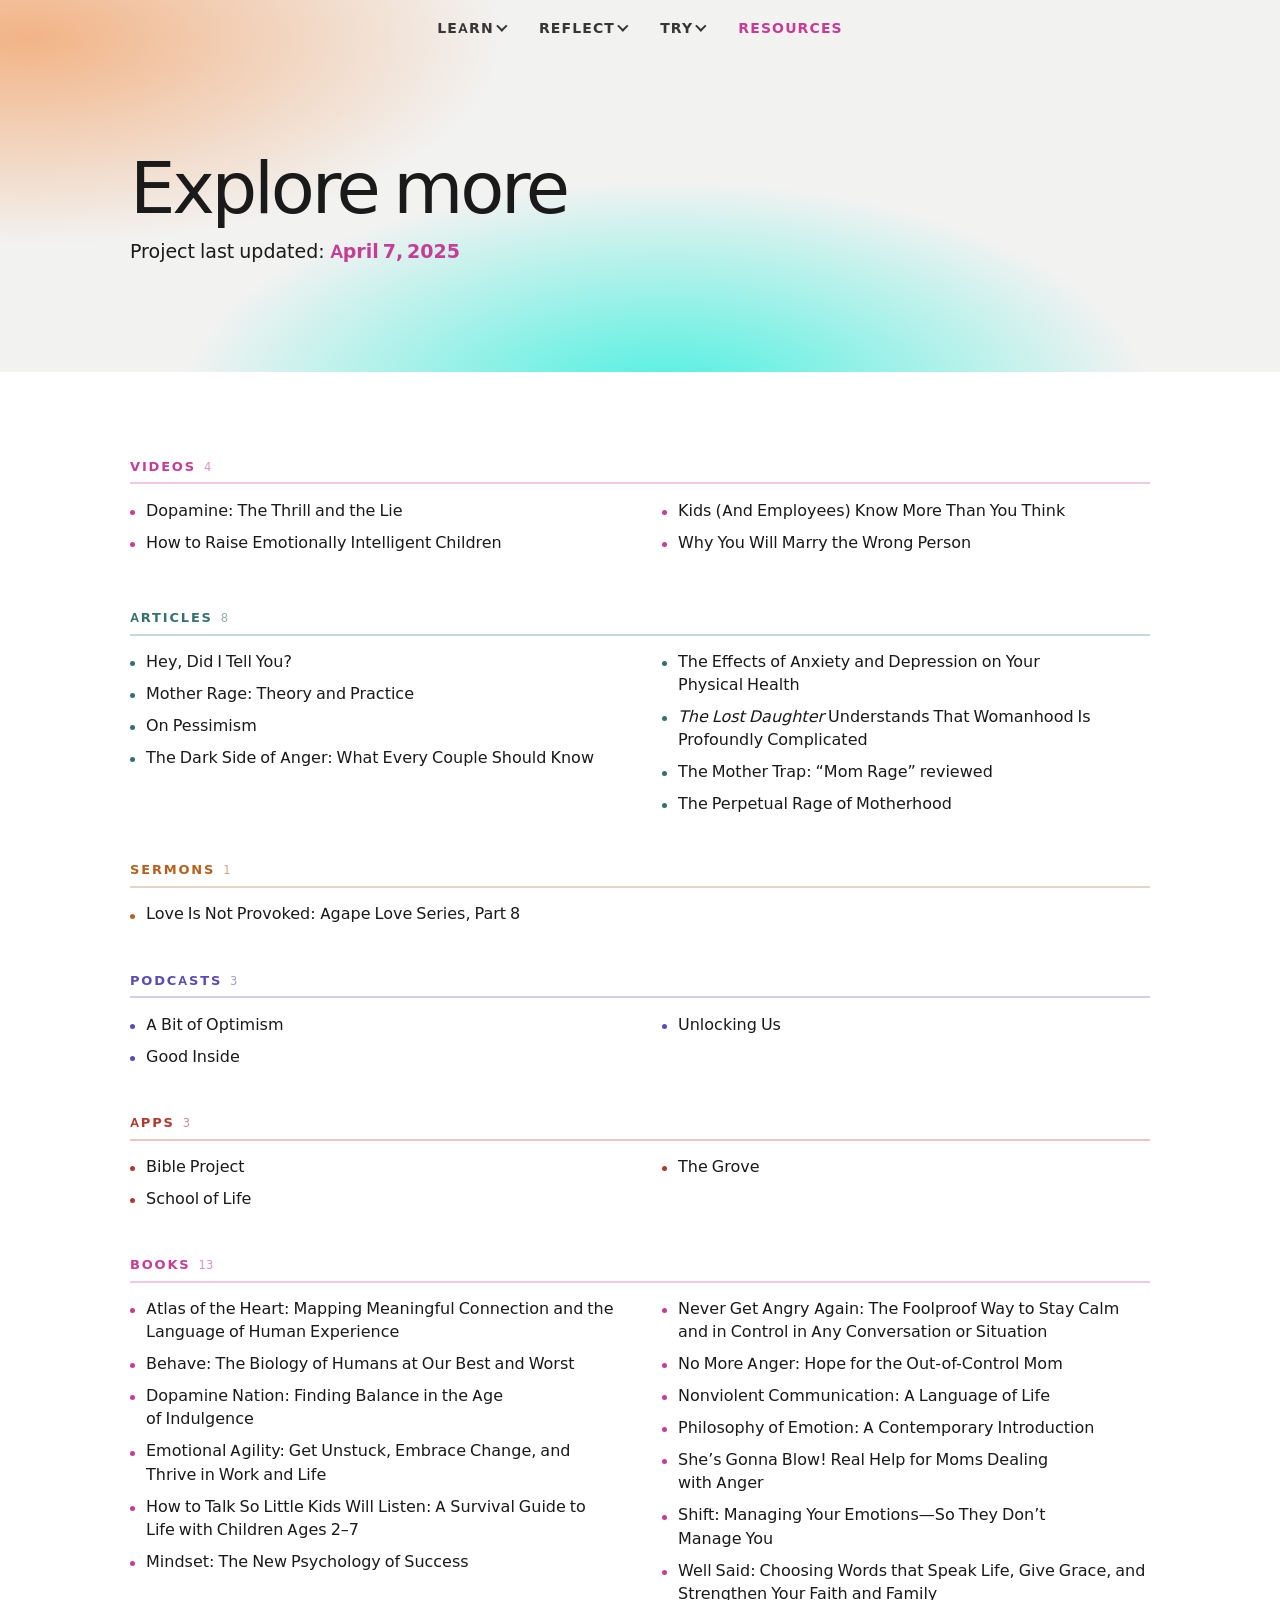
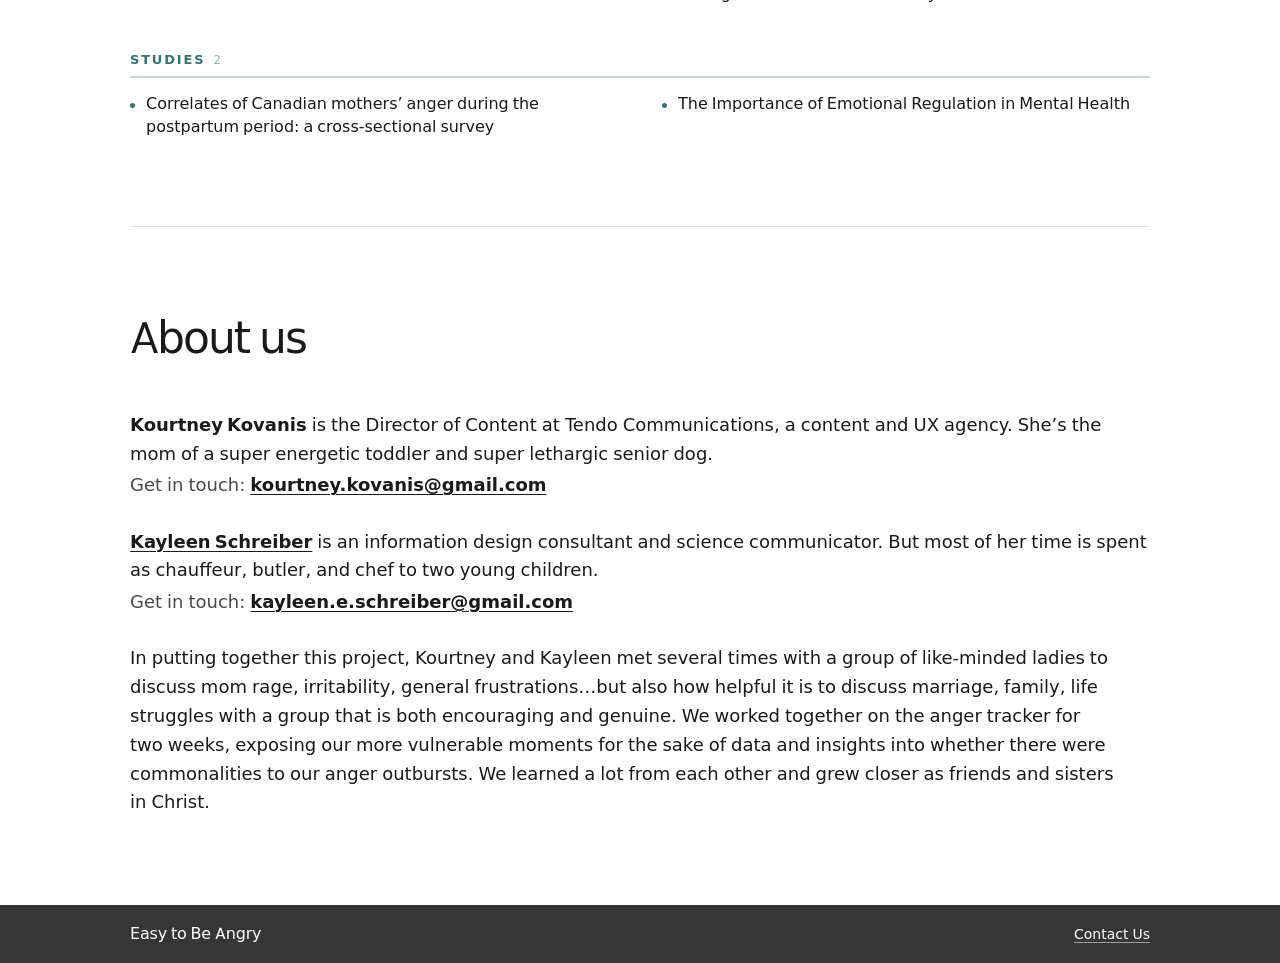
<file: resources/index.html>
<!DOCTYPE html>
<html lang="en">
<head>
<meta charset="utf-8">
<meta name="viewport" content="width=device-width, initial-scale=1">
<title>Easy to Be Angry | Resources</title>
<meta name="description" content="Books, articles, podcasts, videos and studies on anger, emotion regulation and motherhood — the tools experts use, gathered by Kourtney Kovanis and Kayleen Schreiber.">
<link rel="canonical" href="https://anger.kayleenschreiber.com/resources/">
<meta property="og:site_name" content="Easy to Be Angry">
<meta property="og:title" content="Easy to Be Angry | Resources">
<meta property="og:description" content="Books, articles, podcasts, videos and studies on anger, emotion regulation and motherhood.">
<meta property="og:type" content="website">
<meta property="og:url" content="https://anger.kayleenschreiber.com/resources/">
<link rel="icon" href="../assets/img/favicon.ico" sizes="any">
<link rel="icon" href="../assets/img/favicon-32x32.png" type="image/png">
<link rel="apple-touch-icon" href="../assets/img/apple-touch-icon.png">
<link rel="preload" href="../assets/fonts/DMSans-var.woff2" as="font" type="font/woff2" crossorigin>
<link rel="stylesheet" href="../assets/css/site.css?v=97">
</head>
<body>

<a class="skip-link" href="#main">Skip to content</a>

<header class="nav">
  <nav class="nav__inner" aria-label="Main">
    <button class="nav__toggle" type="button" aria-expanded="false" aria-controls="nav-list">
      <span class="nav__burger" aria-hidden="true"><span></span><span></span><span></span></span>
      <span class="nav__toggle-label">Menu</span>
    </button>

    <ul class="nav__list" id="nav-list" data-open="false">
      <li class="nav__item nav__item--has-menu">
        <a class="nav__link" href="../" aria-expanded="false">Learn <span class="nav__caret" aria-hidden="true"></span></a>
        <ul class="nav__submenu" data-open="false">
          <li><a class="nav__sublink" href="../#eNUc-yBgoOX">How did we get here?</a></li>
          <li><a class="nav__sublink" href="../#eL5sNPZb7dn">What are we aiming for?</a></li>
          <li><a class="nav__sublink" href="../#eVFi1bSTTQn">What you need to know</a></li>
        </ul>
      </li>

      <li class="nav__item nav__item--has-menu">
        <a class="nav__link" href="../reflect/" aria-expanded="false">Reflect <span class="nav__caret" aria-hidden="true"></span></a>
        <ul class="nav__submenu" data-open="false">
          <li><a class="nav__sublink" href="../reflect/#enYRMdJbex8">Underneath your anger</a></li>
          <li><a class="nav__sublink" href="../reflect/#eVgfbqmAJnC">Optimism or pessimism?</a></li>
          <li><a class="nav__sublink" href="../reflect/#eVTqlib1hWp">The physical connection</a></li>
        </ul>
      </li>

      <li class="nav__item nav__item--has-menu">
        <a class="nav__link" href="../try/" aria-expanded="false">Try <span class="nav__caret" aria-hidden="true"></span></a>
        <ul class="nav__submenu" data-open="false">
          <li><a class="nav__sublink" href="../try/#eGcg0D8jIK-">A new way of communicating</a></li>
          <li><a class="nav__sublink" href="../try/#emC0sP80a1_">Getting good at reconciliation</a></li>
          <li><a class="nav__sublink" href="../try/#eslJAdl4KjA">Modeling empathy</a></li>
          <li><a class="nav__sublink" href="../try/#eWQRCvQ-23s">Tools for emotion regulation</a></li>
          <li><a class="nav__sublink" href="../try/#eueGSrS8UWR">Therapy</a></li>
          <li><a class="nav__sublink" href="../try/#e3rfin2Y4sl">Pursuing meaning</a></li>
        </ul>
      </li>

      <li class="nav__item">
        <a class="nav__link" href="../resources/" aria-current="page">Resources</a>
      </li>
    </ul>
  </nav>
  <div class="nav__progress" aria-hidden="true"></div>
</header>

<main id="main">

  <section class="hero">
    <div class="container">
      <h1 class="hero__title">Explore more</h1>
      <p class="hero__meta">Project last updated: <span class="hero__date">April 7, 2025</span></p>
    </div>
  </section>

  <section class="section section--white" id="explore" aria-label="Explore more">
    <div class="container">
      <div class="resource-group" data-tone="a" data-reveal>
        <h2 class="resource-cat">Videos <span class="resource-count">4</span></h2>
        <ul class="resource-list">
          <li><a target="_blank" rel="noopener external" href="https://youtu.be/fiokzfCz7vg?si=6wMIFHQcYvUBj7YF">Dopamine: The Thrill and the Lie</a></li>
          <li><a target="_blank" rel="noopener external" href="https://www.youtube.com/watch?v=6fL09e8Tm9c&amp;t=328s">How to Raise Emotionally Intelligent Children</a></li>
          <li><a target="_blank" rel="noopener external" href="https://www.youtube.com/watch?v=nsu0netaABw">Kids (And Employees) Know More Than You Think</a></li>
          <li><a target="_blank" rel="noopener external" href="https://www.youtube.com/watch?v=-EvvPZFdjyk">Why You Will Marry the Wrong Person</a></li>
        </ul>
      </div>

      <div class="resource-group" data-tone="b" data-reveal>
        <h2 class="resource-cat">Articles <span class="resource-count">8</span></h2>
        <ul class="resource-list">
          <li><a target="_blank" rel="noopener external" href="https://substack.com/@kathleentrobinson">Hey, Did I Tell You?</a></li>
          <li><a target="_blank" rel="noopener external" href="https://www.salon.com/1998/10/29/29lamo_2/">Mother Rage: Theory and Practice</a></li>
          <li><a target="_blank" rel="noopener external" href="https://www.theschooloflife.com/article/on-pessimism/">On Pessimism</a></li>
          <li><a target="_blank" rel="noopener external" href="https://www.gottman.com/blog/the-dark-side-of-anger-what-every-couple-should-know/">The Dark Side of Anger: What Every Couple Should Know</a></li>
          <li><a target="_blank" rel="noopener external" href="https://advancedpsychiatryassociates.com/resources/blog/the-effects-of-anxiety-and-depression-on-your-physical-health">The Effects of Anxiety and Depression on Your Physical Health</a></li>
          <li><a target="_blank" rel="noopener external" href="https://web.archive.org/web/20220324145940/https://www.pastemagazine.com/movies/the-lost-daughter-review/"><cite>The Lost Daughter</cite> Understands That Womanhood Is Profoundly Complicated</a></li>
          <li><a target="_blank" rel="noopener external" href="https://www.newyorker.com/magazine/2023/09/25/mom-rage-the-everyday-crisis-of-modern-motherhood-minna-dubin-book-review">The Mother Trap: “Mom Rage” reviewed</a></li>
          <li><a target="_blank" rel="noopener external" href="https://www.thecut.com/2022/01/mom-rage-leda-the-lost-daughter.html">The Perpetual Rage of Motherhood</a></li>
        </ul>
      </div>

      <div class="resource-group" data-tone="c" data-reveal>
        <h2 class="resource-cat">Sermons <span class="resource-count">1</span></h2>
        <ul class="resource-list">
          <li><a target="_blank" rel="noopener external" href="https://www.ucg.org/sermons/love-not-provoked-agape-love-series-part-8">Love Is Not Provoked: Agape Love Series, Part 8</a></li>
        </ul>
      </div>

      <div class="resource-group" data-tone="d" data-reveal>
        <h2 class="resource-cat">Podcasts <span class="resource-count">3</span></h2>
        <ul class="resource-list">
          <li><a target="_blank" rel="noopener external" href="https://simonsinek.com/podcast/">A Bit of Optimism</a></li>
          <li><a target="_blank" rel="noopener external" href="https://www.goodinside.com/podcast/">Good Inside</a></li>
          <li><a target="_blank" rel="noopener external" href="https://brenebrown.com/podcast-show/unlocking-us/">Unlocking Us</a></li>
        </ul>
      </div>

      <div class="resource-group" data-tone="e" data-reveal>
        <h2 class="resource-cat">Apps <span class="resource-count">3</span></h2>
        <ul class="resource-list">
          <li><a target="_blank" rel="noopener external" href="https://bibleproject.com/app/">Bible Project</a></li>
          <li><a target="_blank" rel="noopener external" href="https://apps.apple.com/us/app/the-school-of-life/id1533269731">School of Life</a></li>
          <li><a target="_blank" rel="noopener external" href="https://thoughtful-parents-grove.mn.co/share/TXNSy3sbnIHl71ex?utm_source=manual">The Grove</a></li>
        </ul>
      </div>

      <div class="resource-group" data-tone="a" data-reveal>
        <h2 class="resource-cat">Books <span class="resource-count">13</span></h2>
        <ul class="resource-list">
          <li><a target="_blank" rel="noopener external" href="https://brenebrown.com/book/atlas-of-the-heart/">Atlas of the Heart: Mapping Meaningful Connection and the Language of Human Experience</a></li>
          <li><a target="_blank" rel="noopener external" href="https://www.penguinrandomhouse.com/books/311787/behave-by-robert-m-sapolsky/">Behave: The Biology of Humans at Our Best and Worst</a></li>
          <li><a target="_blank" rel="noopener external" href="https://www.annalembke.com/dopamine-nation">Dopamine Nation: Finding Balance in the Age of Indulgence</a></li>
          <li><a target="_blank" rel="noopener external" href="https://www.susandavid.com/book/">Emotional Agility: Get Unstuck, Embrace Change, and Thrive in Work and Life</a></li>
          <li><a target="_blank" rel="noopener external" href="https://how-to-talk.com/how-to-talk-so-little-kids-will-listen-book/">How to Talk So Little Kids Will Listen: A Survival Guide to Life with Children Ages 2–7</a></li>
          <li><a target="_blank" rel="noopener external" href="https://adrvantage.com/wp-content/uploads/2023/02/Mindset-The-New-Psychology-of-Success-Dweck.pdf">Mindset: The New Psychology of Success</a></li>
          <li><a target="_blank" rel="noopener external" href="https://www.bookhampton.com/book/9781250308351">Never Get Angry Again: The Foolproof Way to Stay Calm and in Control in Any Conversation or Situation</a></li>
          <li><a target="_blank" rel="noopener external" href="https://www.christianbook.com/more-anger-hope-out-control-mom/kathy-miller/9781946638564/pd/638564">No More Anger: Hope for the Out-of-Control Mom</a></li>
          <li><a target="_blank" rel="noopener external" href="https://www.cnvc.org/store/nonviolent-communication-a-language-of-life">Nonviolent Communication: A Language of Life</a></li>
          <li><a target="_blank" rel="noopener external" href="https://www.routledge.com/Philosophy-of-Emotion-A-Contemporary-Introduction/Tappolet/p/book/9781138687455">Philosophy of Emotion: A Contemporary Introduction</a></li>
          <li><a target="_blank" rel="noopener external" href="https://www.harvesthousepublishers.com/books/shes-gonna-blow-9780736915526">She’s Gonna Blow! Real Help for Moms Dealing with Anger</a></li>
          <li><a target="_blank" rel="noopener external" href="https://www.penguinrandomhouse.com/books/720405/shift-by-ethan-kross/">Shift: Managing Your Emotions—So They Don’t Manage You</a></li>
          <li><a target="_blank" rel="noopener external" href="https://modernfarmhousefamily.com/well-said/">Well Said: Choosing Words that Speak Life, Give Grace, and Strengthen Your Faith and Family</a></li>
        </ul>
      </div>

      <div class="resource-group" data-tone="b" data-reveal>
        <h2 class="resource-cat">Studies <span class="resource-count">2</span></h2>
        <ul class="resource-list">
          <li><a target="_blank" rel="noopener external" href="https://www.ncbi.nlm.nih.gov/pmc/articles/PMC8883707/">Correlates of Canadian mothers’ anger during the postpartum period: a cross-sectional survey</a></li>
          <li><a target="_blank" rel="noopener external" href="https://pmc.ncbi.nlm.nih.gov/articles/PMC8848120/">The Importance of Emotional Regulation in Mental Health</a></li>
        </ul>
      </div>
    </div>
  </section>

  <section class="section section--light" id="about" aria-labelledby="about-title">
    <span id="eFaHEmtA2lH" aria-hidden="true"></span>
    <div class="container">
      <h2 class="section__title" id="about-title" data-reveal>About us</h2>

      <div class="prose">
        <p class="bio" data-reveal>
          <strong>Kourtney Kovanis</strong> is the Director of Content at Tendo Communications,
          a content and UX agency. She’s the mom of a super energetic toddler and super
          lethargic senior dog.
          <span class="bio__contact"><span class="bio__label">Get in touch:</span>
            <a href="mailto:kourtney.kovanis@gmail.com">kourtney.kovanis@gmail.com</a></span>
        </p>

        <p class="bio" data-reveal>
          <a target="_blank" rel="noopener external" href="https://www.kayleenschreiber.com/"><strong>Kayleen Schreiber</strong></a>
          is an information design consultant and science communicator. But most of her time
          is spent as chauffeur, butler, and chef to two young children.
          <span class="bio__contact"><span class="bio__label">Get in touch:</span>
            <a href="mailto:kayleen.e.schreiber@gmail.com">kayleen.e.schreiber@gmail.com</a></span>
        </p>

        <p data-reveal>
          In putting together this project, Kourtney and Kayleen met several times with a group
          of like-minded ladies to discuss mom rage, irritability, general frustrations…but also
          how helpful it is to discuss marriage, family, life struggles with a group that is both
          encouraging and genuine. We worked together on the anger tracker for two weeks, exposing
          our more vulnerable moments for the sake of data and insights into whether there were
          commonalities to our anger outbursts. We learned a lot from each other and grew closer
          as friends and sisters in Christ.
        </p>
      </div>
    </div>
  </section>

</main>

<footer class="footer">
  <div class="container footer__inner">
    <span class="footer__brand">Easy to Be Angry</span>
    <a class="footer__link" href="#about">Contact Us</a>
  </div>
</footer>

<script src="../assets/js/site.js?v=45" defer></script>
</body>
</html>
</file>
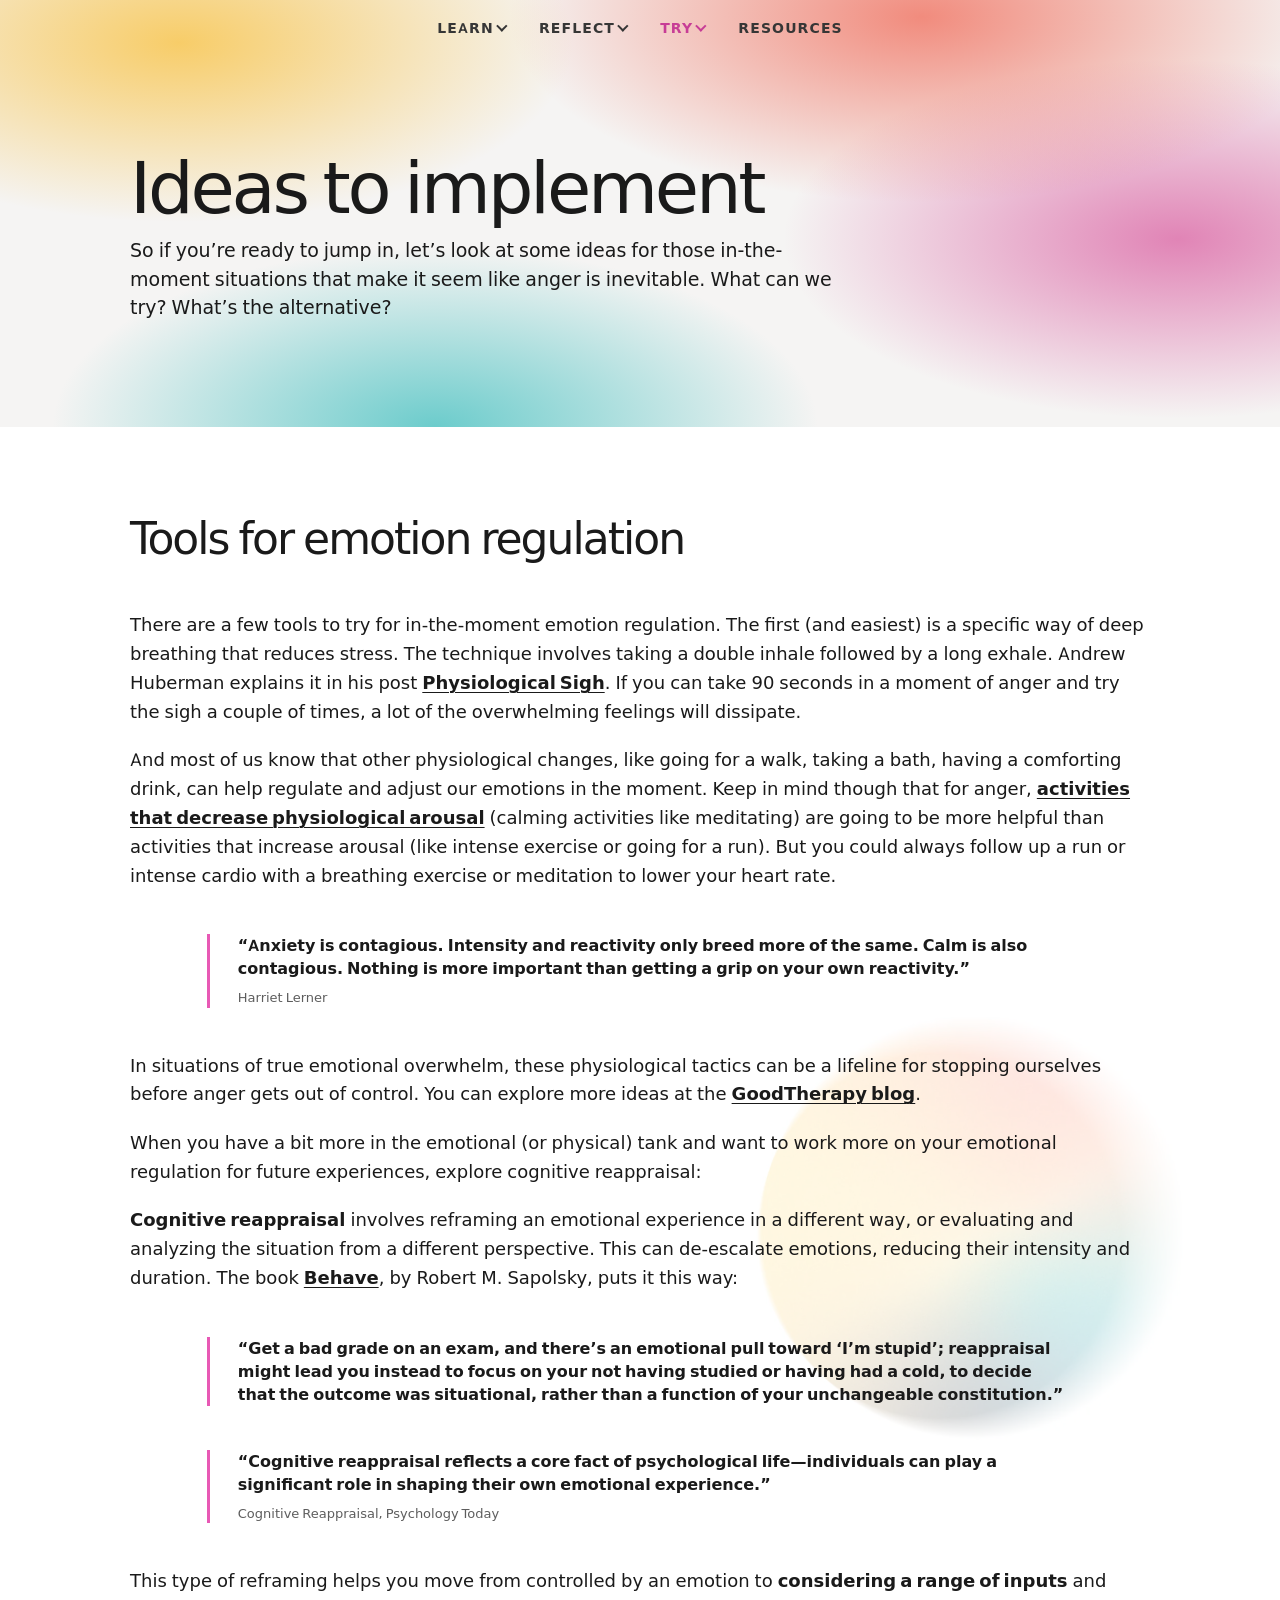
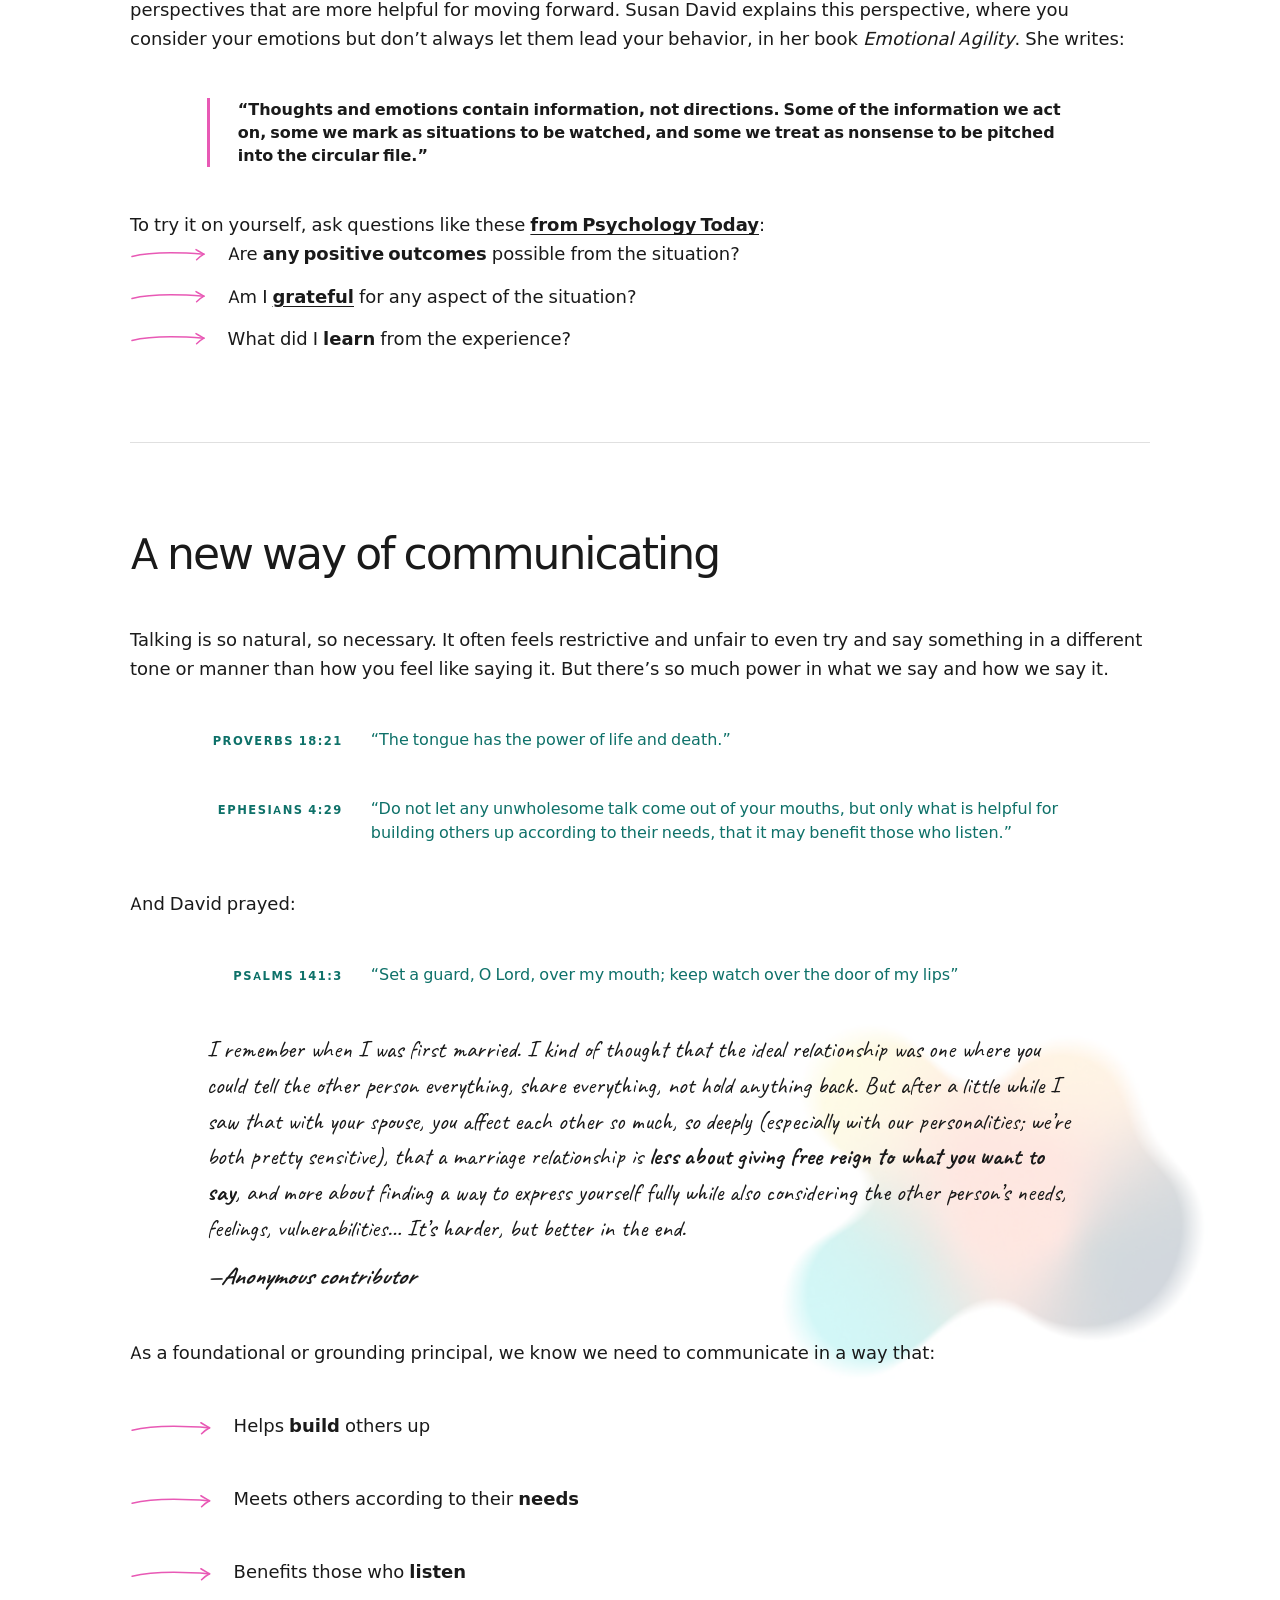
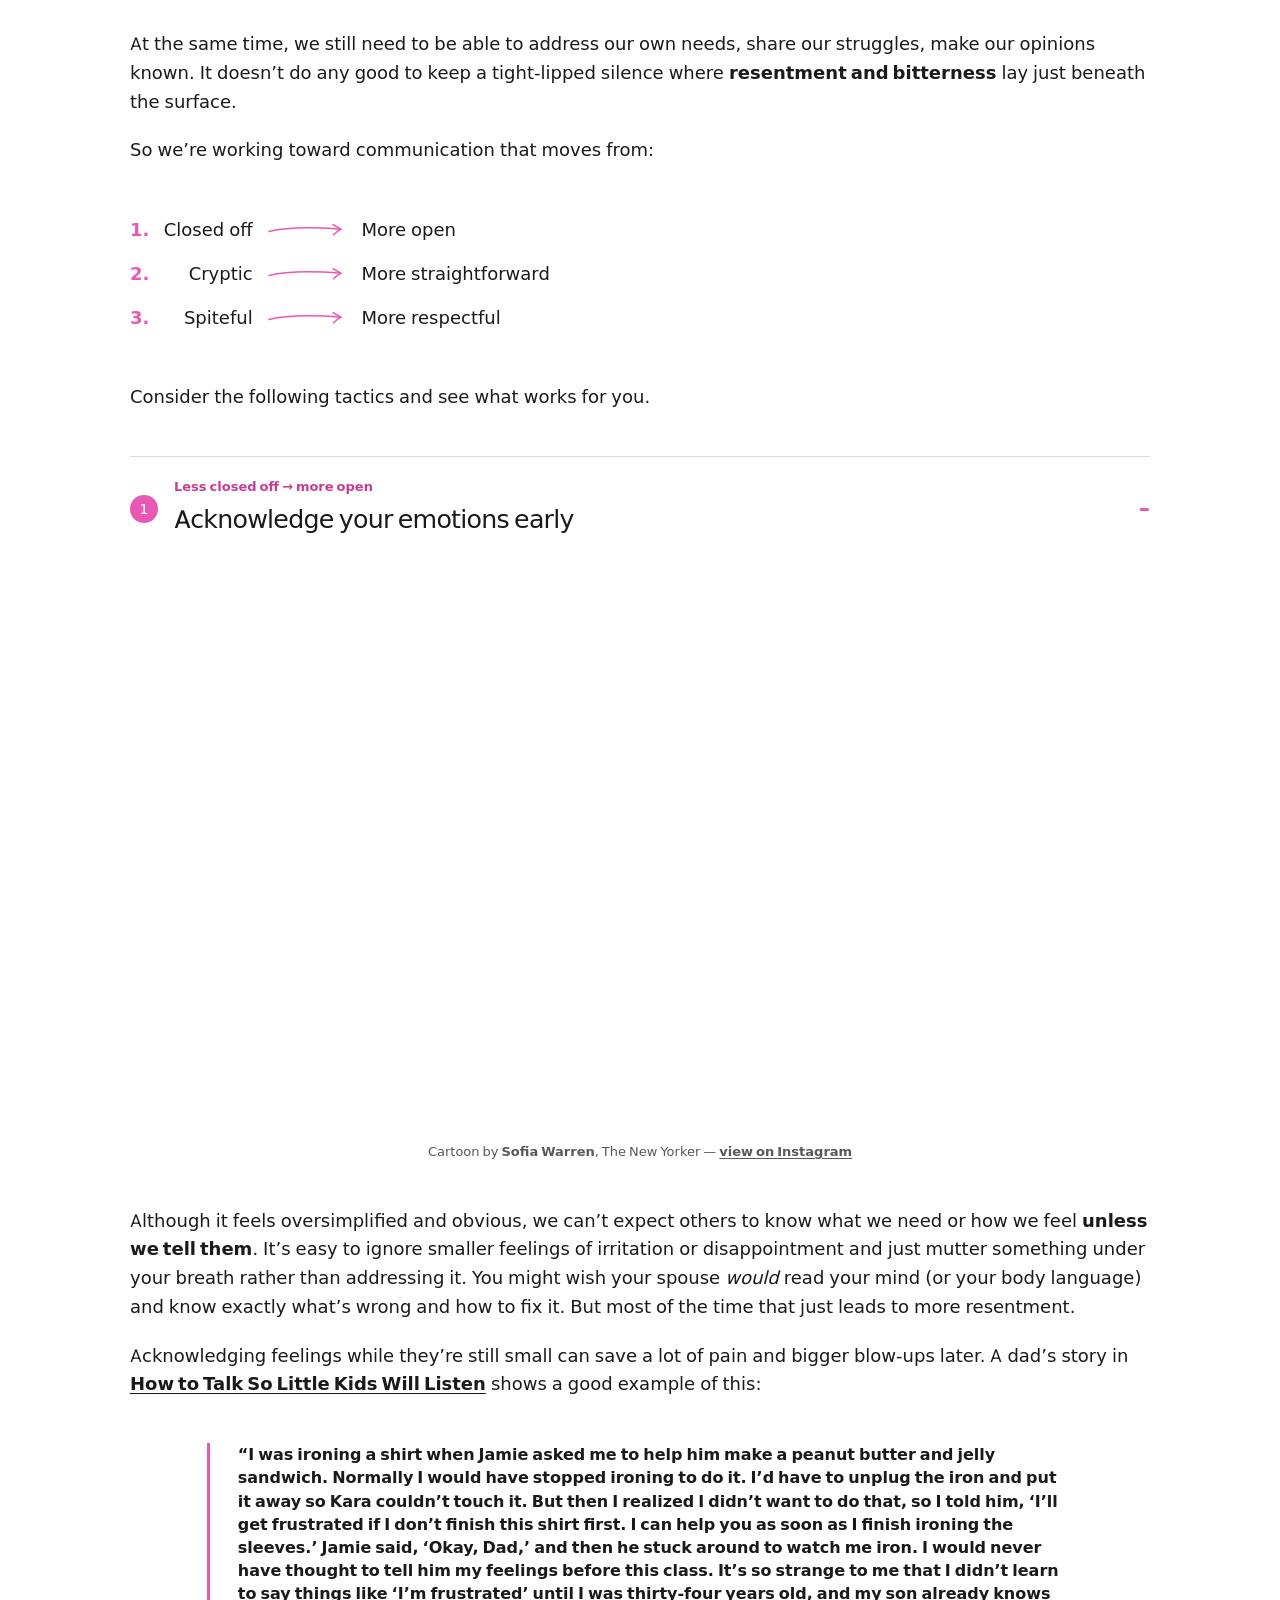
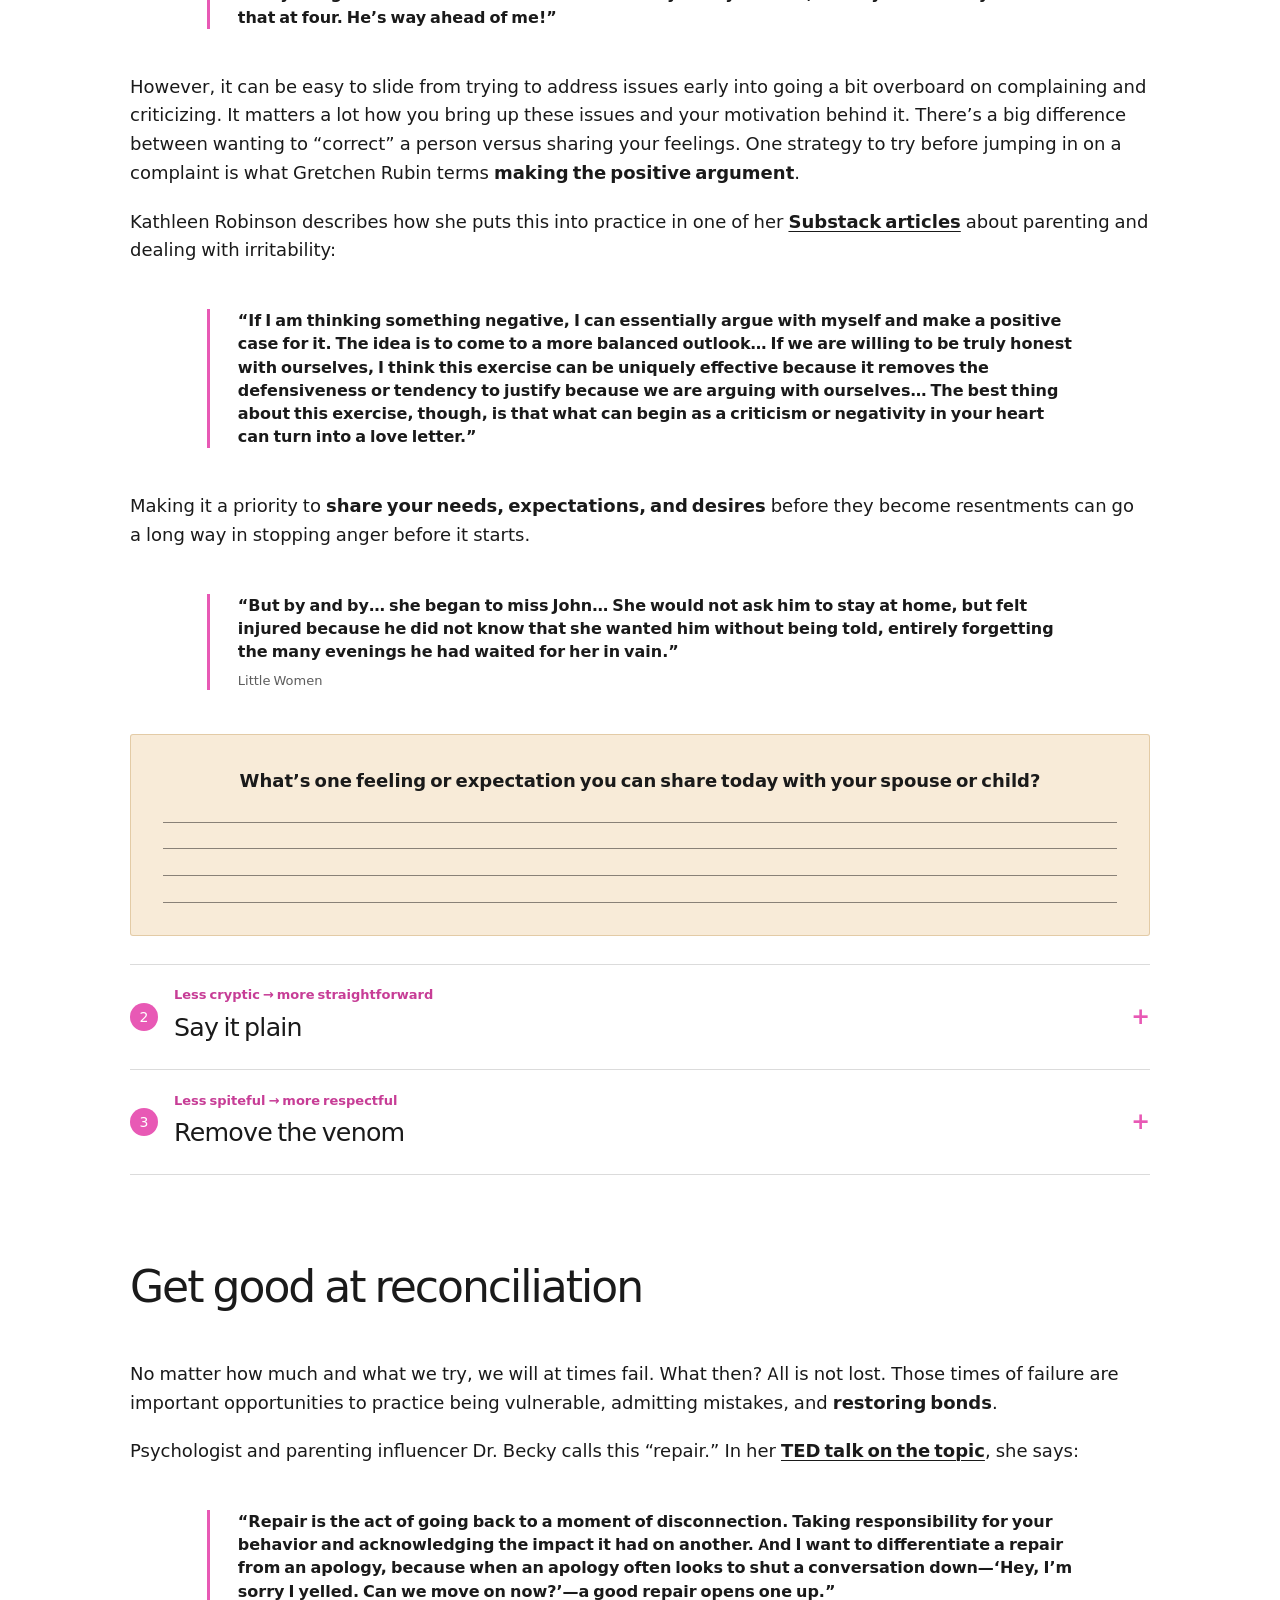
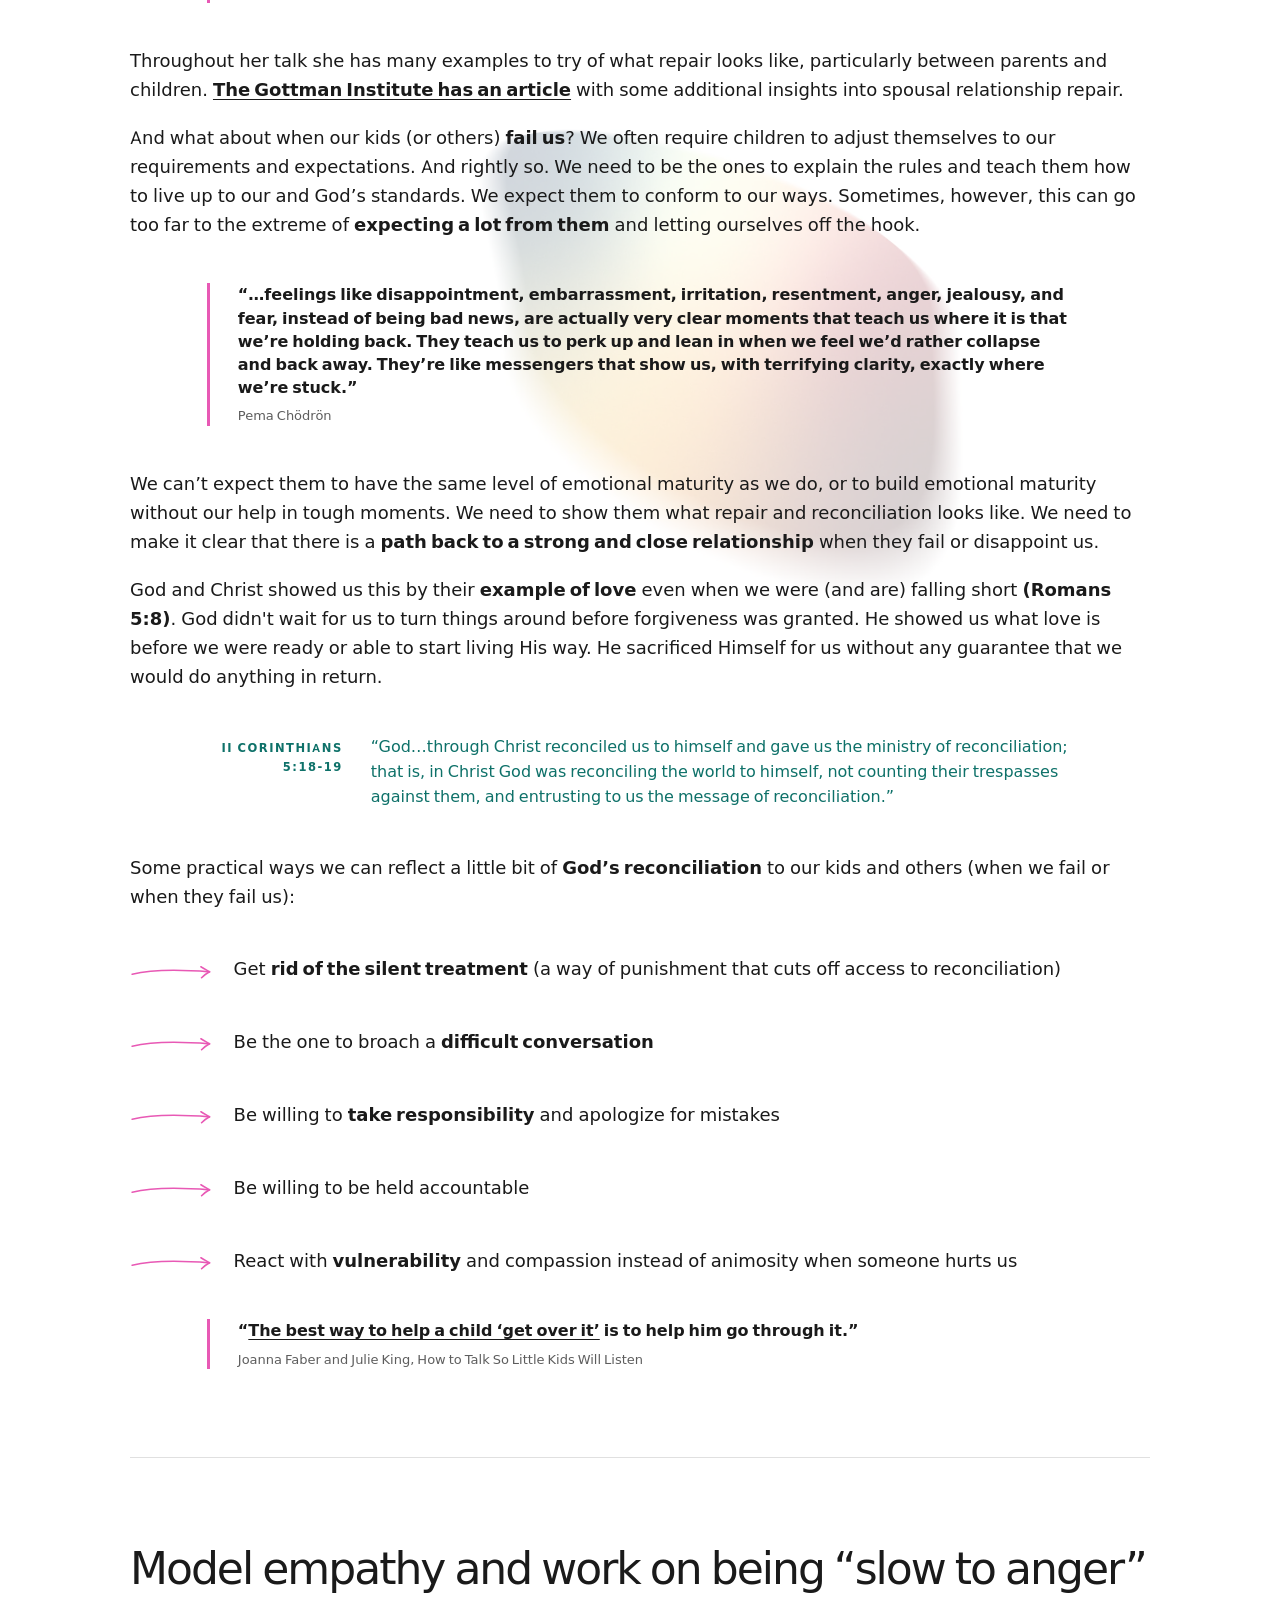
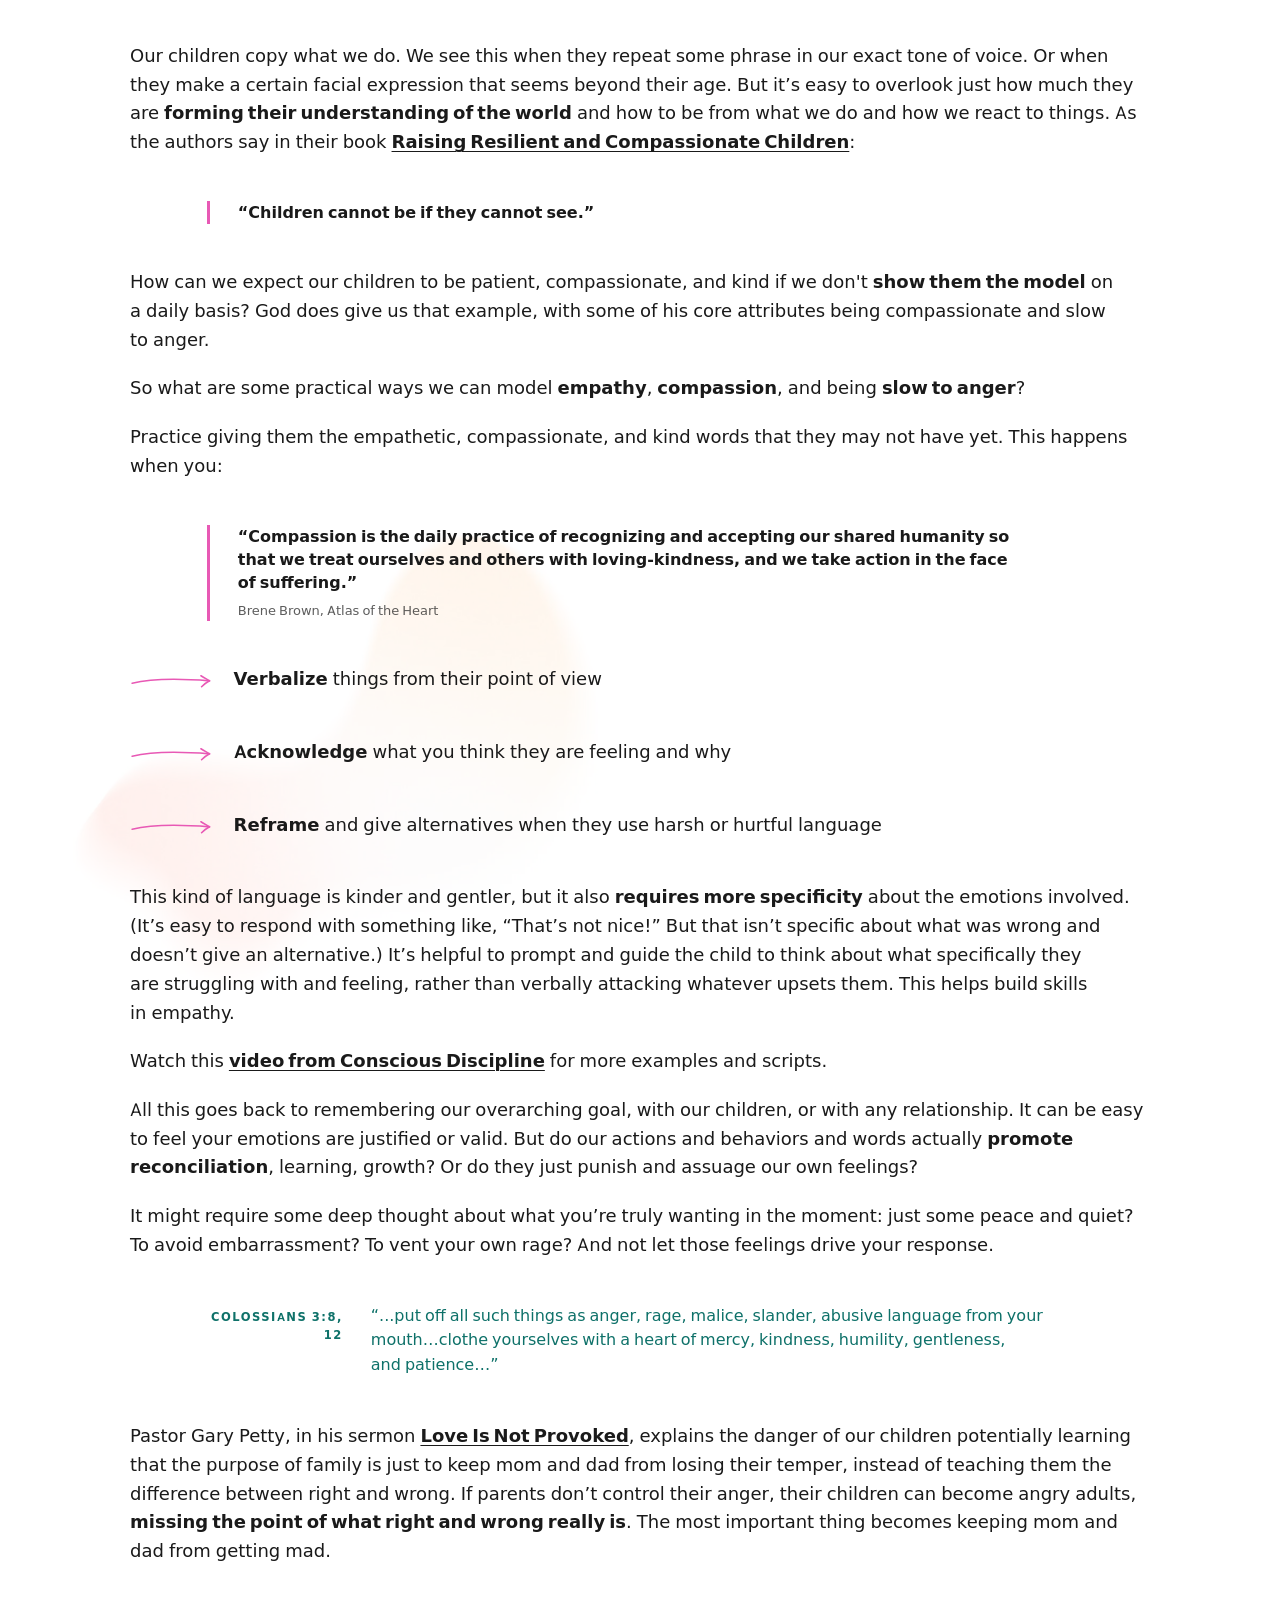
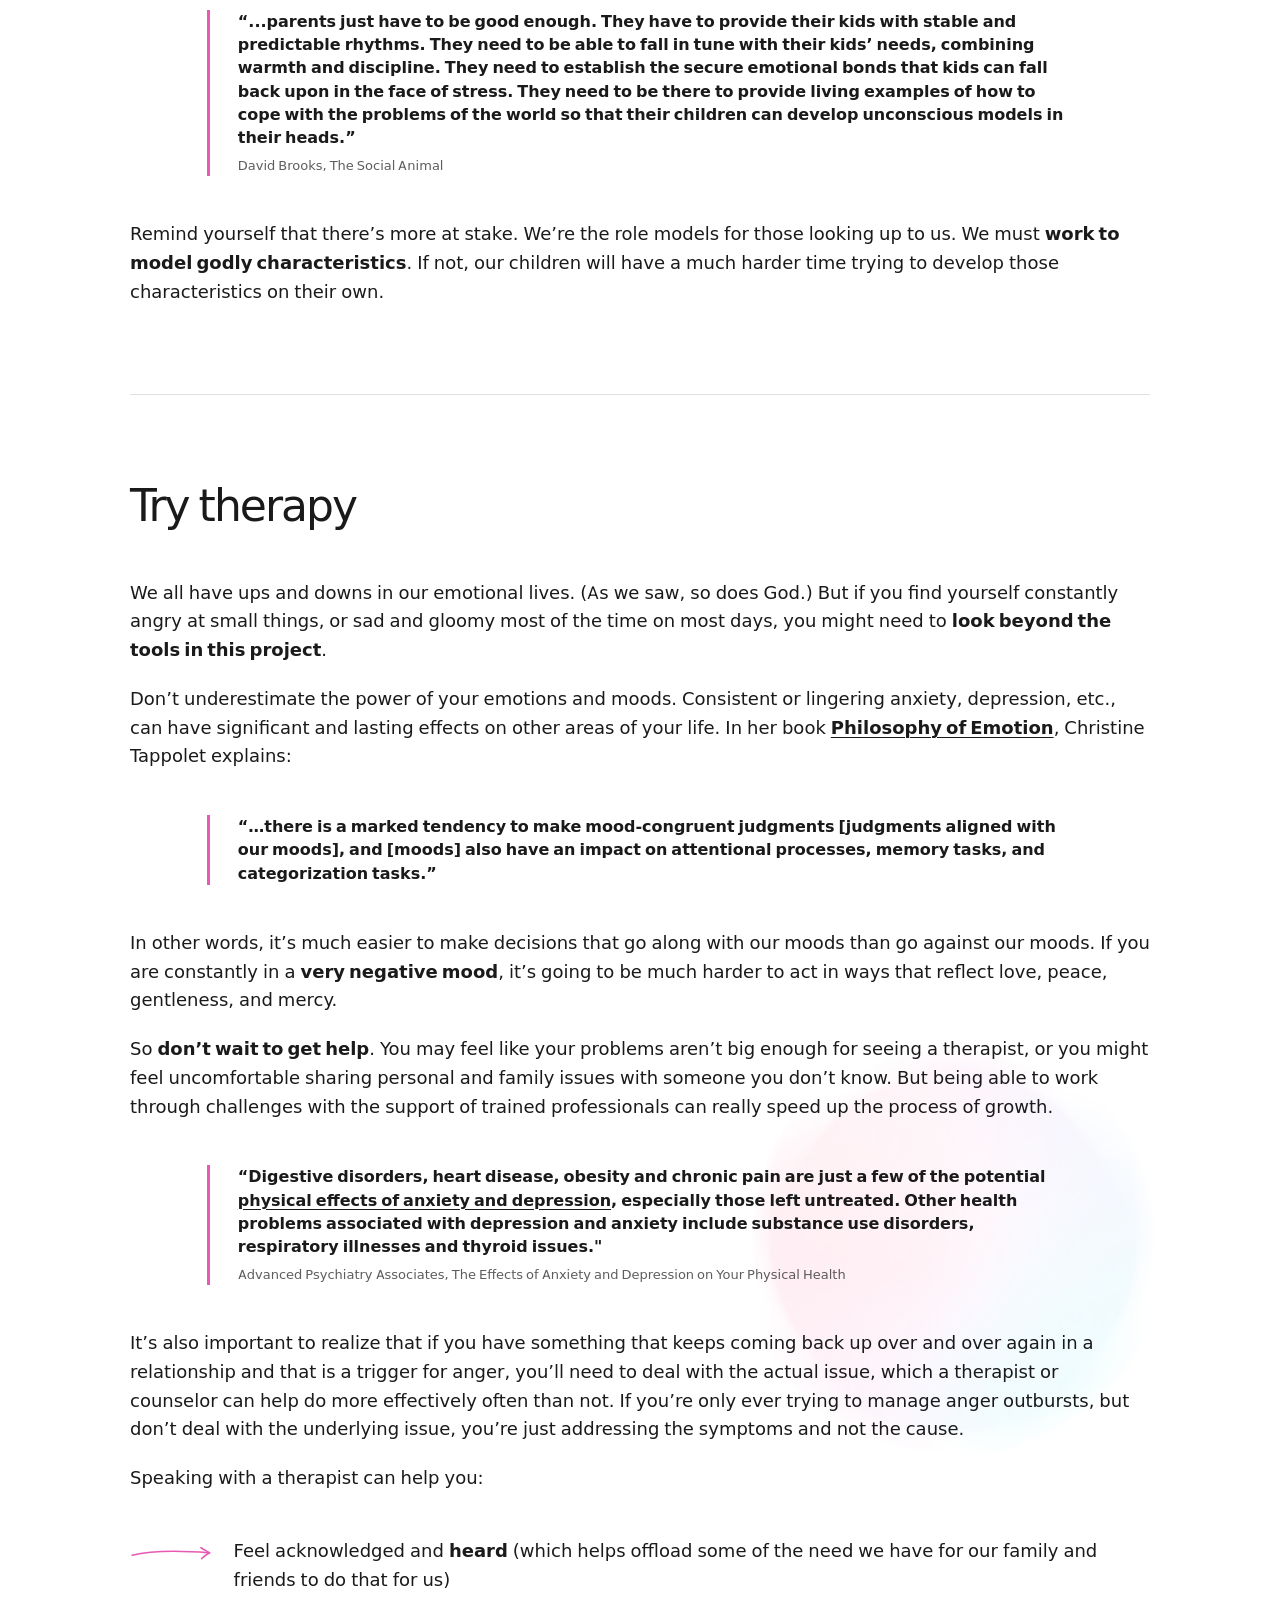
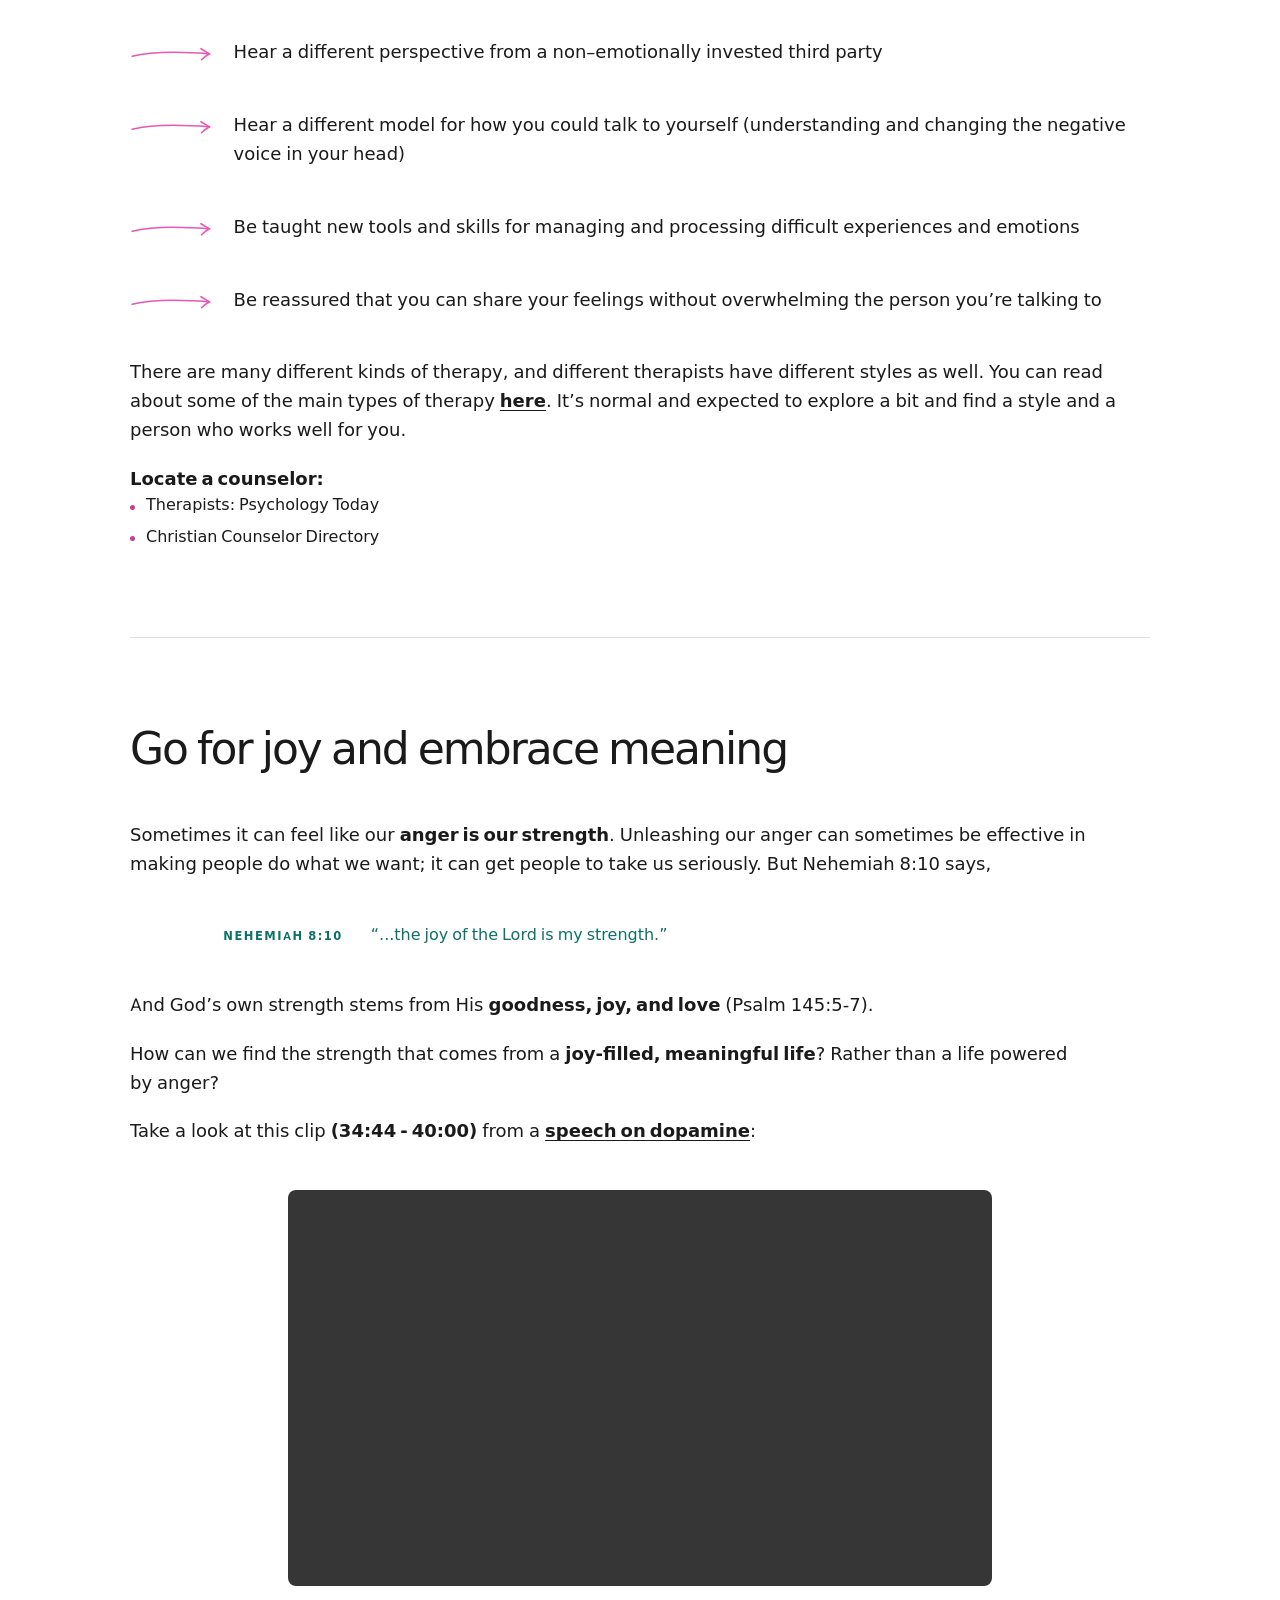
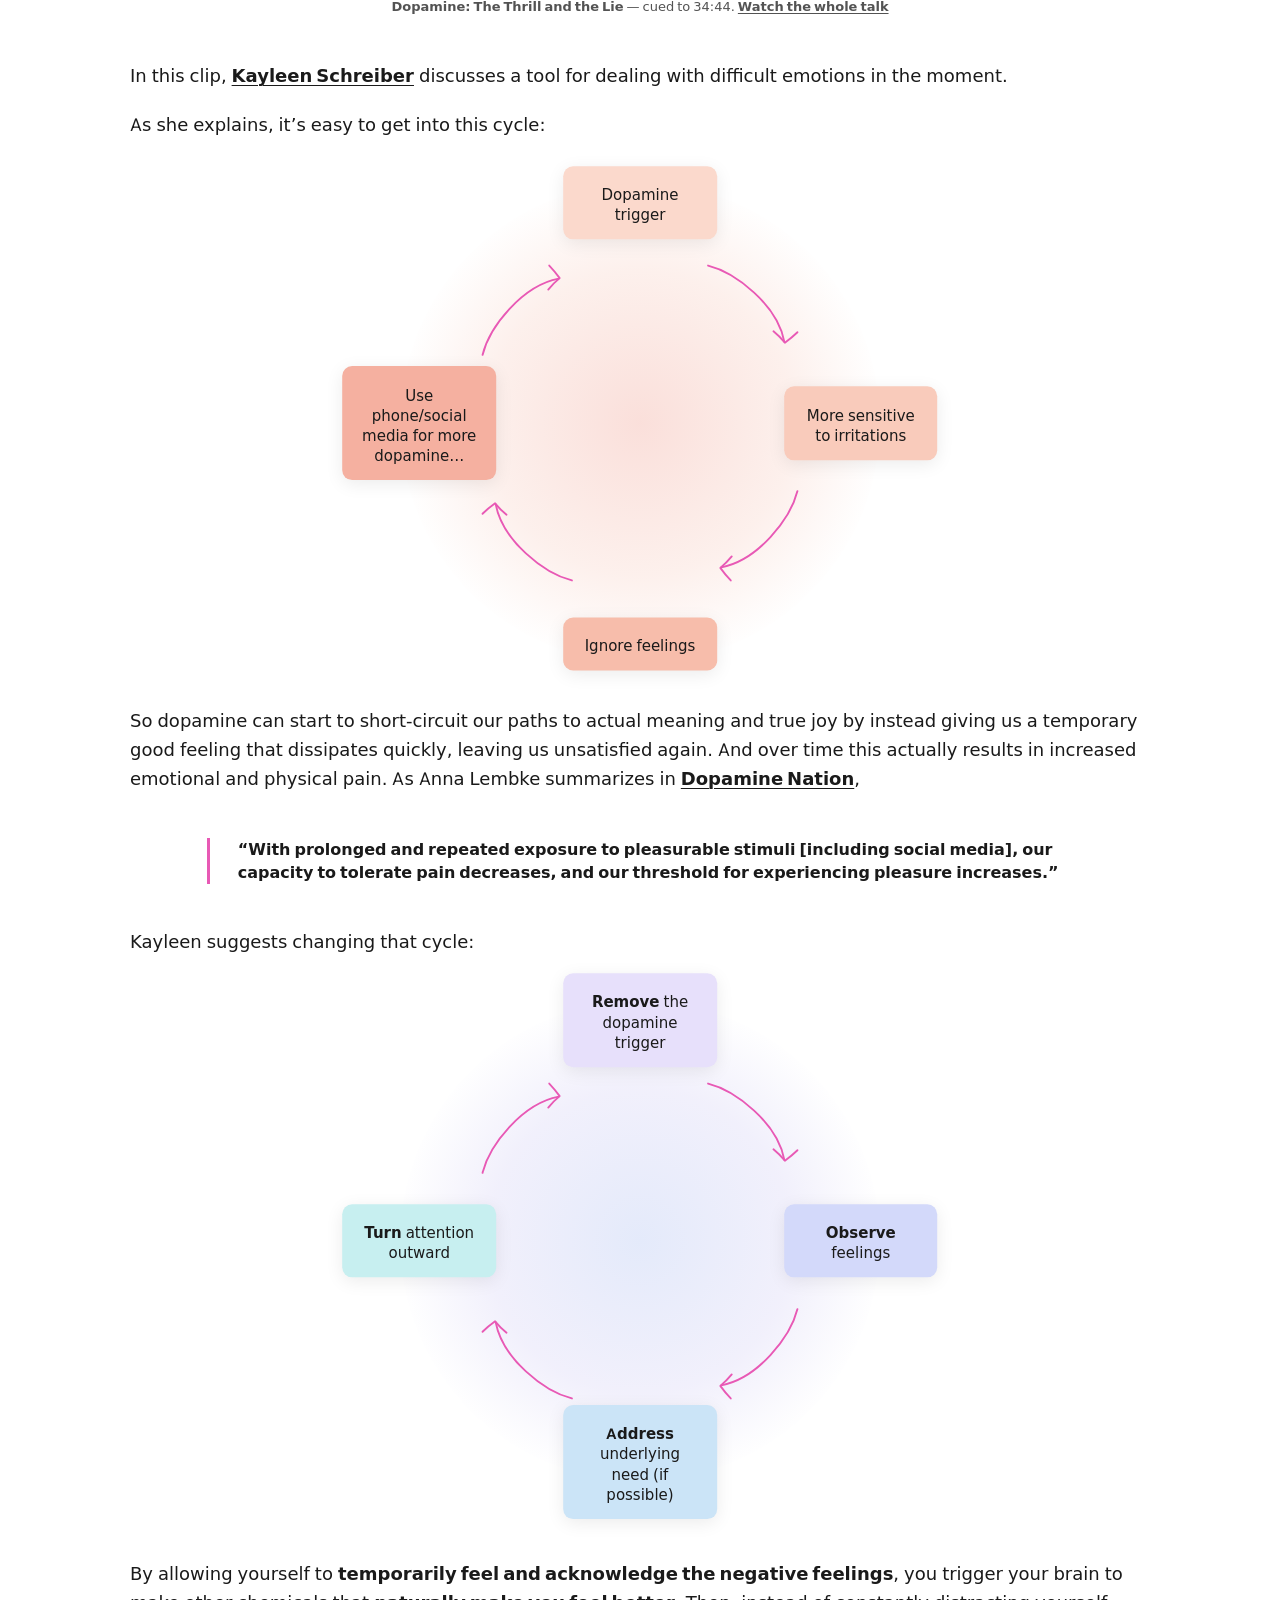
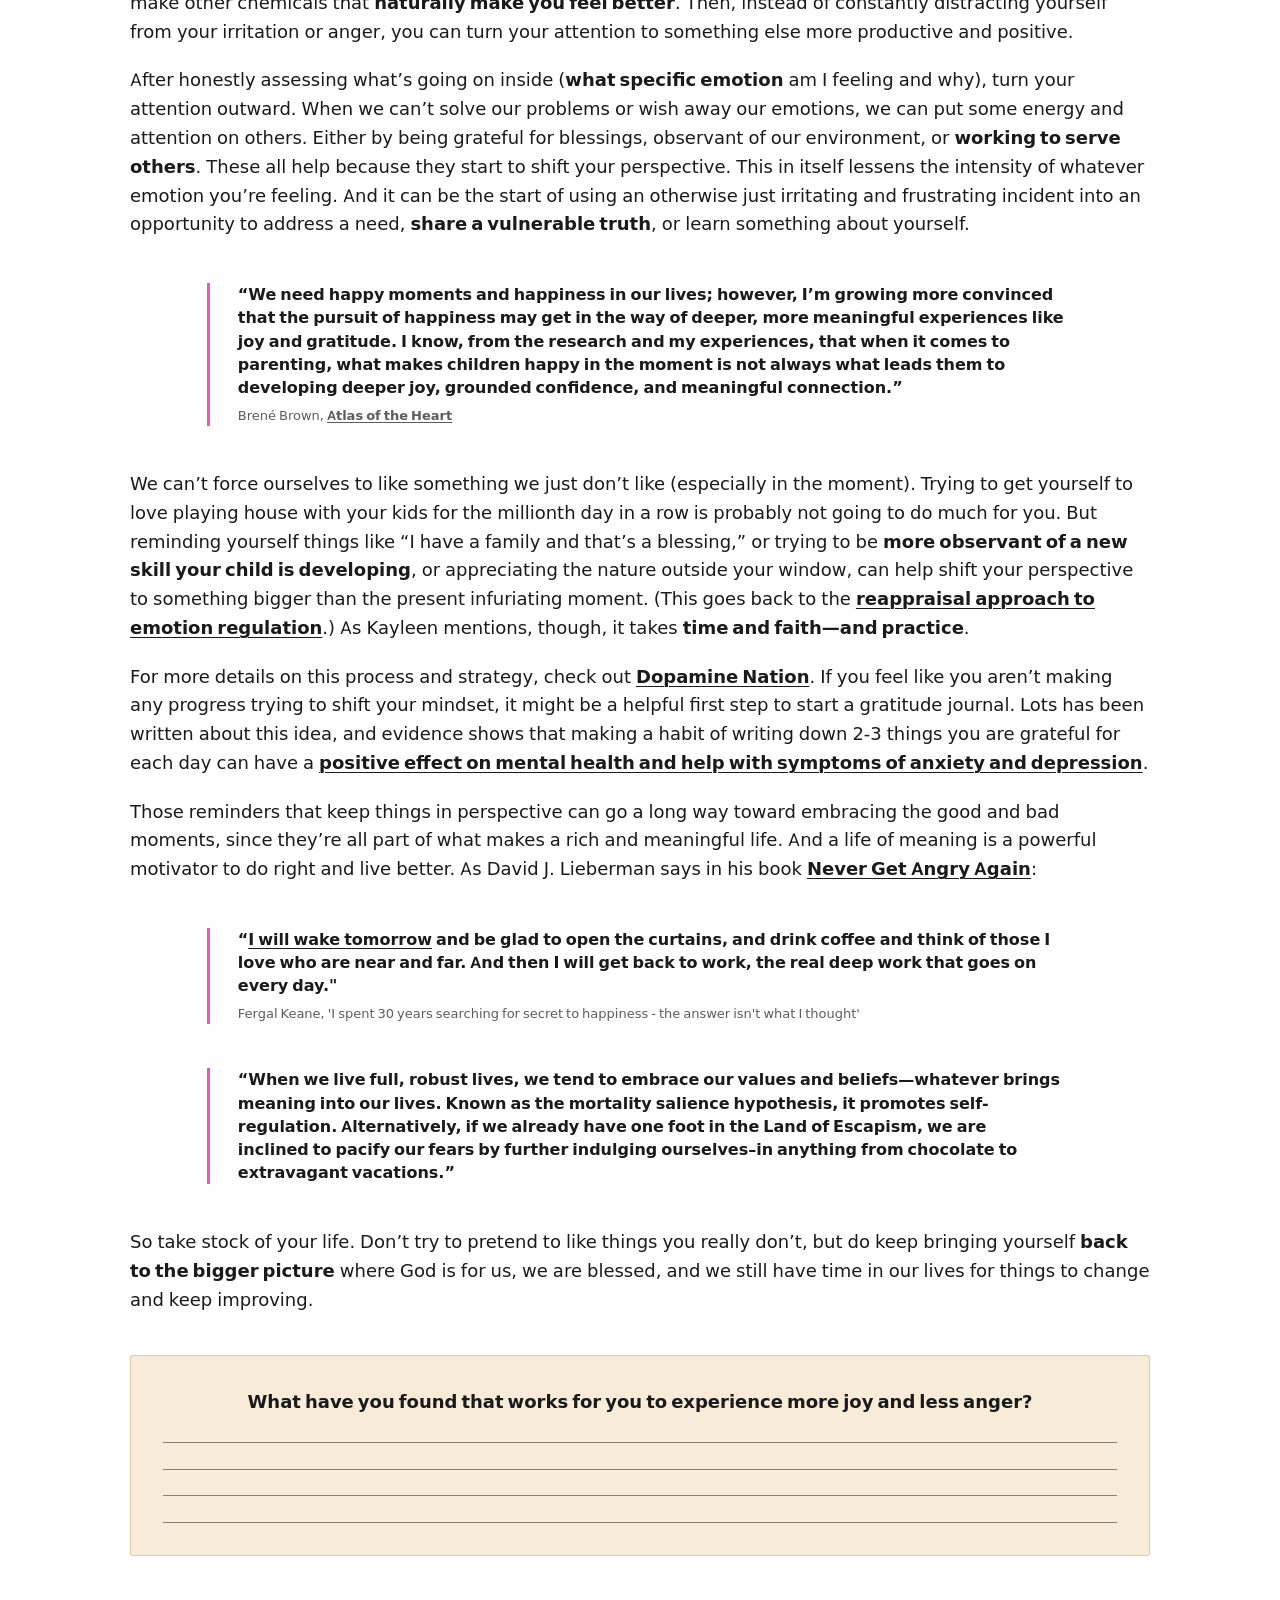
<file: try/index.html>
<!DOCTYPE html>
<html lang="en">
<head>
<meta charset="utf-8">
<meta name="viewport" content="width=device-width, initial-scale=1">
<title>Easy to Be Angry | Try</title>
<meta name="description" content="Practical tips and tools for the in-the-moment situations that make anger seem inevitable — regulating emotion, communicating differently, reconciling, modelling empathy, therapy and meaning.">
<link rel="canonical" href="https://anger.kayleenschreiber.com/try/">
<meta property="og:site_name" content="Easy to Be Angry">
<meta property="og:title" content="Easy to Be Angry | Try">
<meta property="og:description" content="Ideas to implement: practical tips and tools for when anger seems inevitable.">
<meta property="og:type" content="website">
<meta property="og:url" content="https://anger.kayleenschreiber.com/try/">
<link rel="icon" href="../assets/img/favicon.ico" sizes="any">
<link rel="icon" href="../assets/img/favicon-32x32.png" type="image/png">
<link rel="apple-touch-icon" href="../assets/img/apple-touch-icon.png">
<link rel="preload" href="../assets/fonts/DMSans-var.woff2" as="font" type="font/woff2" crossorigin>
<link rel="stylesheet" href="../assets/css/site.css?v=97">
</head>
<body>

<a class="skip-link" href="#main">Skip to content</a>

<svg class="sprite" aria-hidden="true" focusable="false">
  <symbol id="arr-right" viewBox="0 0 80 16" fill="none" stroke="currentColor"
          stroke-width="1.5" stroke-linecap="round" stroke-linejoin="round">
    <path d="M2 9.5c14-3.4 36-5 72-2.2"/>
    <path d="M66 2.6c3.2 2 6 3.4 8 4.6-2.6 1.4-5 3.2-7.4 5.6"/>
  </symbol>
  <symbol id="arr-curve" viewBox="0 0 104 54" fill="none" stroke="currentColor"
          stroke-width="1.5" stroke-linecap="round" stroke-linejoin="round">
    <path d="M100 10C78 3 36 8 16 30"/>
    <path d="M11 18c1.2 4.6 2.6 8.6 4.2 12.4 4-1.4 8.2-2.4 12.6-3"/>
  </symbol>
</svg>

<header class="nav">
  <nav class="nav__inner" aria-label="Main">
    <button class="nav__toggle" type="button" aria-expanded="false" aria-controls="nav-list">
      <span class="nav__burger" aria-hidden="true"><span></span><span></span><span></span></span>
      <span class="nav__toggle-label">Menu</span>
    </button>

    <ul class="nav__list" id="nav-list" data-open="false">
      <li class="nav__item nav__item--has-menu">
        <a class="nav__link" href="../" aria-expanded="false">Learn <span class="nav__caret" aria-hidden="true"></span></a>
        <ul class="nav__submenu" data-open="false">
          <li><a class="nav__sublink" href="../#eNUc-yBgoOX">How did we get here?</a></li>
          <li><a class="nav__sublink" href="../#eL5sNPZb7dn">What are we aiming for?</a></li>
          <li><a class="nav__sublink" href="../#eVFi1bSTTQn">What you need to know</a></li>
        </ul>
      </li>

      <li class="nav__item nav__item--has-menu">
        <a class="nav__link" href="../reflect/" aria-expanded="false">Reflect <span class="nav__caret" aria-hidden="true"></span></a>
        <ul class="nav__submenu" data-open="false">
          <li><a class="nav__sublink" href="../reflect/#enYRMdJbex8">Underneath your anger</a></li>
          <li><a class="nav__sublink" href="../reflect/#eVgfbqmAJnC">Optimism or pessimism?</a></li>
          <li><a class="nav__sublink" href="../reflect/#eVTqlib1hWp">The physical connection</a></li>
        </ul>
      </li>

      <li class="nav__item nav__item--has-menu">
        <a class="nav__link" href="../try/" aria-current="page" aria-expanded="false">Try <span class="nav__caret" aria-hidden="true"></span></a>
        <ul class="nav__submenu" data-open="false">
          <li><a class="nav__sublink" href="#eGcg0D8jIK-">A new way of communicating</a></li>
          <li><a class="nav__sublink" href="#emC0sP80a1_">Getting good at reconciliation</a></li>
          <li><a class="nav__sublink" href="#eslJAdl4KjA">Modeling empathy</a></li>
          <li><a class="nav__sublink" href="#eWQRCvQ-23s">Tools for emotion regulation</a></li>
          <li><a class="nav__sublink" href="#eueGSrS8UWR">Therapy</a></li>
          <li><a class="nav__sublink" href="#e3rfin2Y4sl">Pursuing meaning</a></li>
        </ul>
      </li>

      <li class="nav__item"><a class="nav__link" href="../resources/">Resources</a></li>
    </ul>
  </nav>
  <div class="nav__progress" aria-hidden="true"></div>
</header>

<main id="main">

  <section class="hero hero--try">
    <div class="container">
      <h1 class="hero__title">Ideas to implement</h1>
      <p class="hero__standfirst">So if you’re ready to jump in, let’s look at some ideas for those in-the-moment situations that make it seem like anger is inevitable. What can we try? What’s the alternative?</p>
    </div>
  </section>

  <section class="section section--art" id="eWQRCvQ-23s" aria-labelledby="regulation"
           style="background-image:url('../assets/img/bg-sun.webp?v=1'); --art-size:44%; --art-pos:95% 50%;">
    <div class="container">
      <h2 class="section__title" id="regulation" data-reveal>Tools for emotion regulation</h2>

      <div class="prose" data-reveal>
        <p>There are a few tools to try for in-the-moment emotion regulation. The first (and easiest) is a specific way of deep breathing that reduces stress. The technique involves taking a double inhale followed by a long exhale. Andrew Huberman explains it in his post <a class="inline-link" target="_blank" rel="noopener external" href="https://ai.hubermanlab.com/s/cCSj1L7a">Physiological Sigh</a>. If you can take 90 seconds in a moment of anger and try the sigh a couple of times, a lot of the overwhelming feelings will dissipate.</p>
        <p>And most of us know that other physiological changes, like going for a walk, taking a bath, having a comforting drink, can help regulate and adjust our emotions in the moment. Keep in mind though that for anger, <a class="inline-link" target="_blank" rel="noopener external" href="https://www.sciencedirect.com/science/article/pii/S0272735824000357?via%3Dihub">activities that decrease physiological arousal</a> (calming activities like meditating) are going to be more helpful than activities that increase arousal (like intense exercise or going for a run). But you could always follow up a run or intense cardio with a breathing exercise or meditation to lower your heart rate.</p>
      </div>

      <blockquote class="pullquote" data-reveal>
        “Anxiety is contagious. Intensity and reactivity only breed more of the same. Calm is also contagious. Nothing is more important than getting a grip on your own reactivity.”
        <cite>Harriet Lerner</cite>
      </blockquote>

      <div class="prose" data-reveal>
        <p>In situations of true emotional overwhelm, these physiological tactics can be a lifeline for stopping ourselves before anger gets out of control. You can explore more ideas at the <a class="inline-link" target="_blank" rel="noopener external" href="https://www.goodtherapy.org/blog/emotional-overwhelm-how-dbt-crisis-survival-skills-help-0721165">GoodTherapy blog</a>.</p>
        <p>When you have a bit more in the emotional (or physical) tank and want to work more on your emotional regulation for future experiences, explore cognitive reappraisal:</p>
        <p><strong>Cognitive reappraisal</strong> involves reframing an emotional experience in a different way, or evaluating and analyzing the situation from a different perspective. This can de-escalate emotions, reducing their intensity and duration. The book <a class="inline-link" target="_blank" rel="noopener external" href="https://www.penguinrandomhouse.com/books/311787/behave-by-robert-m-sapolsky/">Behave</a>, by Robert M. Sapolsky, puts it this way:</p>
      </div>

      <blockquote class="pullquote" data-reveal>
        “Get a bad grade on an exam, and there’s an emotional pull toward ‘I’m stupid’; reappraisal might lead you instead to focus on your not having studied or having had a cold, to decide that the outcome was situational, rather than a function of your unchangeable constitution.”
      </blockquote>

      <blockquote class="pullquote" data-reveal>
        “Cognitive reappraisal reflects a core fact of psychological life—individuals can play a significant role in shaping their own emotional experience.”
        <cite>Cognitive Reappraisal, Psychology Today</cite>
      </blockquote>

      <div class="prose" data-reveal>
        <p>This type of reframing helps you move from controlled by an emotion to <strong>considering a range of inputs</strong> and perspectives that are more helpful for moving forward. Susan David explains this perspective, where you consider your emotions but don’t always let them lead your behavior, in her book <em>Emotional Agility</em>. She writes:</p>
      </div>

      <blockquote class="pullquote" data-reveal>
        “Thoughts and emotions contain information, not directions. Some of the information we act on, some we mark as situations to be watched, and some we treat as nonsense to be pitched into the circular file.”
      </blockquote>

      <div class="prose" data-reveal>
        <p>To try it on yourself, ask questions like these <a class="inline-link" target="_blank" rel="noopener external" href="https://www.psychologytoday.com/us/basics/cognitive-reappraisal">from Psychology Today</a>:</p>
      </div>

      <ul class="question-list question-list--arrows" data-reveal>
        <li><svg class="arrow" aria-hidden="true"><use href="#arr-right"/></svg><span>Are <strong>any positive outcomes</strong> possible from the situation?</span></li>
        <li><svg class="arrow" aria-hidden="true"><use href="#arr-right"/></svg><span>Am I <a class="inline-link" target="_blank" rel="noopener external" href="https://www.psychologytoday.com/us/basics/gratitude">grateful</a> for any aspect of the situation?</span></li>
        <li><svg class="arrow" aria-hidden="true"><use href="#arr-right"/></svg><span>What did I <strong>learn</strong> from the experience?</span></li>
      </ul>
    </div>
  </section>

  <section class="section section--art section--ends-on-rule" id="eGcg0D8jIK-" aria-labelledby="communicating"
           style="background-image:url('../assets/img/bg-splat.webp?v=1'); --art-size:40%; --art-pos:96% 520px;">
    <div class="container">
      <h2 class="section__title" id="communicating" data-reveal>A new way of communicating</h2>

      <div class="prose" data-reveal>
        <p>Talking is so natural, so necessary. It often feels restrictive and unfair to even try and say something in a different tone or manner than how you feel like saying it. But there’s so much power in what we say and how we say it.</p>
      </div>

      <blockquote class="scripture" data-reveal>
        <cite>Proverbs 18:21</cite>
        <p>“The tongue has the power of life and death.”</p>
      </blockquote>

      <blockquote class="scripture" data-reveal>
        <cite>Ephesians 4:29</cite>
        <p>“Do not let any unwholesome talk come out of your mouths, but only what is helpful for building others up according to their needs, that it may benefit those who listen.”</p>
      </blockquote>

      <div class="prose" data-reveal>
        <p>And David prayed:</p>
      </div>

      <blockquote class="scripture" data-reveal>
        <cite>Psalms 141:3</cite>
        <p>“Set a guard, O Lord, over my mouth; keep watch over the door of my lips”</p>
      </blockquote>

      <blockquote class="contributor" data-reveal>
        I remember when I was first married. I kind of thought that the ideal relationship was one where you could tell the other person everything, share everything, not hold anything back. But after a little while I saw that with your spouse, you affect each other so much, so deeply (especially with our personalities; we’re both pretty sensitive), that a marriage relationship is <strong>less about giving free reign to what you want to say</strong>, and more about finding a way to express yourself fully while also considering the other person’s needs, feelings, vulnerabilities… It’s harder, but better in the end.
        <cite class="contributor__attrib">—Anonymous contributor</cite>
      </blockquote>

      <div class="prose" data-reveal>
        <p>As a foundational or grounding principal, we know we need to communicate in a way that:</p>
      </div>

      <div class="aim" data-reveal>
        <svg class="arrow arrow--annot" aria-hidden="true"><use href="#arr-right"/></svg>
        <div class="prose"><p>Helps <strong>build</strong> others up</p></div>
      </div>
      <div class="aim" data-reveal>
        <svg class="arrow arrow--annot" aria-hidden="true"><use href="#arr-right"/></svg>
        <div class="prose"><p>Meets others according to their <strong>needs</strong></p></div>
      </div>
      <div class="aim" data-reveal>
        <svg class="arrow arrow--annot" aria-hidden="true"><use href="#arr-right"/></svg>
        <div class="prose"><p>Benefits those who <strong>listen</strong></p></div>
      </div>

      <div class="prose block-gap" data-reveal>
        <p>At the same time, we still need to be able to address our own needs, share our struggles, make our opinions known. It doesn’t do any good to keep a tight-lipped silence where <strong>resentment and bitterness</strong> lay just beneath the surface.</p>
        <p>So we’re working toward communication that moves from:</p>
      </div>

      <ol class="shift-list shift-list--numbered" data-step-jump data-reveal>
        <li><a href="#step-1"><span>Closed off</span><svg class="arrow" aria-hidden="true"><use href="#arr-right"/></svg><span>More open</span></a></li>
        <li><a href="#step-2"><span>Cryptic</span><svg class="arrow" aria-hidden="true"><use href="#arr-right"/></svg><span>More straightforward</span></a></li>
        <li><a href="#step-3"><span>Spiteful</span><svg class="arrow" aria-hidden="true"><use href="#arr-right"/></svg><span>More respectful</span></a></li>
      </ol>

      <div class="prose" data-reveal>
        <p>Consider the following tactics and see what works for you.</p>
      </div>

      <div class="steps" data-steps>
        <details class="step" id="step-1" open>
          <summary>
            <span class="step-num">1</span>
            <span class="step__names">
              <span class="step__shift">Less closed off → more open</span>
              <b class="step__title">Acknowledge your emotions early</b>
            </span>
          </summary>
          <div class="step__body">
<figure class="cartoon-ref" data-reveal>
        <div class="cartoon-ref__frame">
          <iframe class="cartoon-ref__embed"
                  src="https://www.instagram.com/p/C84aoocuXB-/embed/"
                  title="Cartoon by Sofia Warren: “Oh don’t worry about me, I’m totally fine.”"
                  loading="lazy" scrolling="no"></iframe>
        </div>
        <figcaption class="cartoon-ref__credit">
          Cartoon by <strong>Sofia Warren</strong>, The New Yorker —
          <a class="inline-link" target="_blank" rel="noopener external" href="https://www.instagram.com/p/C84aoocuXB-/">view on Instagram</a>
        </figcaption>
      </figure>

      <div class="prose" data-reveal>
        <p>Although it feels oversimplified and obvious, we can’t expect others to know what we need or how we feel <strong>unless we tell them</strong>. It’s easy to ignore smaller feelings of irritation or disappointment and just mutter something under your breath rather than addressing it. You might wish your spouse <em>would</em> read your mind (or your body language) and know exactly what’s wrong and how to fix it. But most of the time that just leads to more resentment.</p>
        <p>Acknowledging feelings while they’re still small can save a lot of pain and bigger blow-ups later. A dad’s story in <a class="inline-link" target="_blank" rel="noopener external" href="https://how-to-talk.com/how-to-talk-so-little-kids-will-listen-book/">How to Talk So Little Kids Will Listen</a> shows a good example of this:</p>
      </div>

      <blockquote class="pullquote" data-reveal>
        “I was ironing a shirt when Jamie asked me to help him make a peanut butter and jelly sandwich. Normally I would have stopped ironing to do it. I’d have to unplug the iron and put it away so Kara couldn’t touch it. But then I realized I didn’t want to do that, so I told him, ‘I’ll get frustrated if I don’t finish this shirt first. I can help you as soon as I finish ironing the sleeves.’ Jamie said, ‘Okay, Dad,’ and then he stuck around to watch me iron. I would never have thought to tell him my feelings before this class. It’s so strange to me that I didn’t learn to say things like ‘I’m frustrated’ until I was thirty-four years old, and my son already knows that at four. He’s way ahead of me!”
      </blockquote>

      <div class="prose" data-reveal>
        <p>However, it can be easy to slide from trying to address issues early into going a bit overboard on complaining and criticizing. It matters a lot how you bring up these issues and your motivation behind it. There’s a big difference between wanting to “correct” a person versus sharing your feelings. One strategy to try before jumping in on a complaint is what Gretchen Rubin terms <strong>making the positive argument</strong>.</p>
        <p>Kathleen Robinson describes how she puts this into practice in one of her <a class="inline-link" target="_blank" rel="noopener external" href="https://kathleentrobinson.substack.com/p/hey-did-i-tell-you-about-unconscious">Substack articles</a> about parenting and dealing with irritability:</p>
      </div>

      <blockquote class="pullquote" data-reveal>
        “If I am thinking something negative, I can essentially argue with myself and make a positive case for it. The idea is to come to a more balanced outlook… If we are willing to be truly honest with ourselves, I think this exercise can be uniquely effective because it removes the defensiveness or tendency to justify because we are arguing with ourselves… The best thing about this exercise, though, is that what can begin as a criticism or negativity in your heart can turn into a love letter.”
      </blockquote>

      <div class="prose" data-reveal>
        <p>Making it a priority to <strong>share your needs, expectations, and desires</strong> before they become resentments can go a long way in stopping anger before it starts.</p>
      </div>

      <blockquote class="pullquote" data-reveal>
        “But by and by… she began to miss John… She would not ask him to stay at home, but felt injured because he did not know that she wanted him without being told, entirely forgetting the many evenings he had waited for her in vain.”
        <cite>Little Women</cite>
      </blockquote>

      <div class="prompt" data-reveal>
        <p>What’s one feeling or expectation you can share today with your spouse or child?</p>
        <div class="prompt__line"></div>
        <div class="prompt__line"></div>
        <div class="prompt__line"></div>
        <div class="prompt__line"></div>
      </div>
          </div>
        </details>
        <details class="step" id="step-2">
          <summary>
            <span class="step-num">2</span>
            <span class="step__names">
              <span class="step__shift">Less cryptic → more straightforward</span>
              <b class="step__title">Say it plain</b>
            </span>
          </summary>
          <div class="step__body">
<div class="prose" data-reveal>
        <p>The next step beyond just saying something early is, of course, <strong>how you say it</strong>. This section and the next two (<a class="inline-link" href="#emC0sP80a1_">here</a> and <a class="inline-link" href="#evcJeHKfo9j">here</a>) go into more detail about ways to communicate effectively while still being able to share your genuine feelings.</p>
        <p>We could have called this section “The surprising benefits of stating the obvious” because there’s something a bit magical about <strong>neutral</strong> (rather than emotionally charged), <strong>direct</strong> (rather than passive), and <strong>descriptive</strong> (rather than vague) language. But how often do we use passive-aggressive or cryptic language instead of transparent communication?</p>
      </div>

      <blockquote class="pullquote" data-reveal>
        “Clear is kind. Unclear is unkind.”
        <cite>Brene Brown, Dare to Lead</cite>
      </blockquote>

      <div class="prose" data-reveal>
        <p><strong>A note about sarcasm:</strong></p>
        <p>Sometimes we use sarcasm and think it’s playful and fun. But be careful that you’re not using sarcasm to hide real issues that need addressing. Brene Brown’s book <a class="inline-link" target="_blank" rel="noopener external" href="https://brenebrown.com/book/atlas-of-the-heart/">Atlas of the Heart</a> offers a good self-check for sarcasm: “Are you dressing something up in humor that actually requires clarity and honesty?"</p>
        <p>Neutral, direct, and descriptive language can feel like stating the obvious because <strong>(1)</strong> you’re often just repeating back what you saw someone do or heard someone say, or <strong>(2)</strong> you’re describing how you feel and what you want, which can at times feel like it should be obvious (see previous section).</p>
        <p>This <a class="inline-link" target="_blank" rel="noopener external" href="https://www3.uwsp.edu/hr/Documents/Site%20Documents/Human%20Resources/Non-Judgemental%20Language%20for%20Feedback.pdf">conflict resolution resource</a> has many examples of non-judgemental phrases that can help get to the heart of real and difficult issues or disagreements without putting the other person into defense mode.</p>
        <p>Especially with kids, it’s so easy to pass judgment on what they get upset about, what they like or don’t like, etc. And those judgments don’t end up helping them behave better or deal with their emotions more effectively. A lot of time a neutral, descriptive acknowledgment can go a long way toward helping them handle their emotions and be open to feedback.</p>
        <p>Some examples specifically for kids:</p>
      </div>

      <div class="says" data-reveal>
        <div class="says__row">
          <p class="says__scene">Child crying for unknown reason</p>
          <p class="says__line says__line--judge">“There’s no need to cry right now.”</p>
          <p class="says__line says__line--neutral">“I see that you’re upset.”</p>
        </div>
        <div class="says__row">
          <p class="says__scene">Child pulled the cheese off her pizza slice</p>
          <p class="says__line says__line--judge">“But the cheese on pizza is the best part!”</p>
          <p class="says__line says__line--neutral">“Cheese doesn’t taste good to you right now.”</p>
        </div>
        <div class="says__row">
          <p class="says__scene">Child wanting to show parent a jump</p>
          <p class="says__line says__line--judge">“That was amazing!”</p>
          <p class="says__line says__line--neutral">“You jumped with both feet off the ground for the first time!”</p>
        </div>
        <div class="says__row">
          <p class="says__scene">Child left her stuffed animal at home on accident</p>
          <p class="says__line says__line--judge">“It’s okay”</p>
          <p class="says__line says__line--neutral">“It looks like you’re feeling disappointed that your stuffie was left at home.”</p>
        </div>
        <div class="says__row">
          <p class="says__scene">Child messes up something the parent knows they can do</p>
          <p class="says__line says__line--judge">“You can do better.”</p>
          <p class="says__line says__line--neutral">“I would love to see you explore/try…”</p>
        </div>
      </div>

      <div class="prose" data-reveal>
        <p>For more examples, <a class="inline-link" target="_blank" rel="noopener external" href="https://how-to-talk.com/how-to-talk-so-little-kids-will-listen-book/">How to Talk So Little Kids Will Listen</a> has a whole chapter on it (chapter 4).</p>
        <p>What’s so great about neutral, direct, and descriptive language? This kind of communication:</p>
      </div>

      <div class="aim" data-reveal>
        <svg class="arrow arrow--annot" aria-hidden="true"><use href="#arr-right"/></svg>
        <div class="prose"><p>helps keep a conversation from <strong>escalating</strong> into anger/rage</p></div>
      </div>
      <div class="aim" data-reveal>
        <svg class="arrow arrow--annot" aria-hidden="true"><use href="#arr-right"/></svg>
        <div class="prose"><p>allows others to <strong>relax</strong>, open up, share more</p></div>
      </div>
      <div class="aim" data-reveal>
        <svg class="arrow arrow--annot" aria-hidden="true"><use href="#arr-right"/></svg>
        <div class="prose"><p>enables others to feel <strong>acknowledged</strong></p></div>
      </div>
      <div class="aim" data-reveal>
        <svg class="arrow arrow--annot" aria-hidden="true"><use href="#arr-right"/></svg>
        <div class="prose"><p>is one antidote to over-praise (as in, praise that ends up making kids less likely to <strong>try new things</strong> and take risks; see <a class="inline-link" target="_blank" rel="noopener external" href="https://adrvantage.com/wp-content/uploads/2023/02/Mindset-The-New-Psychology-of-Success-Dweck.pdf">Mindset: The New Psychology of Success</a> by Carol Dweck for details)</p></div>
      </div>

      <div class="prose block-gap" data-reveal>
        <p>Often, kids (and adults) already know or can figure out what they did well or what went wrong. By describing, rather than evaluating for them, we <strong>give them more space to think critically</strong>. And we keep from weighing the situation down with immediate criticism, so they can experience, acknowledge, and process their emotions, without jumping straight into defensiveness.</p>
        <p>To reassure you: this doesn’t mean you need to change any rules or let anyone get away with anything. You can still enforce rules and maintain boundaries while using neutral language.</p>
        <p>Give yourself a bit of a challenge and try to pay attention to the number of value judgments you make in a day. And see what you can do to turn some of them into neutral statements.</p>
      </div>

      <div class="prompt" data-reveal>
        <div class="prompt__line"></div>
        <div class="prompt__line"></div>
        <div class="prompt__line"></div>
        <div class="prompt__line"></div>
      </div>
          </div>
        </details>
        <details class="step" id="step-3">
          <summary>
            <span class="step-num">3</span>
            <span class="step__names">
              <span class="step__shift">Less spiteful → more respectful</span>
              <b class="step__title">Remove the venom</b>
            </span>
          </summary>
          <div class="step__body">
<div class="prose" data-reveal>
        <p>Sometimes we can try and communicate early and calmly with descriptive and neutral language, before a lot of rage has built up. And that can <strong>help the pressure release</strong> and resolve small things before they get big.</p>
        <p>But what about when the emotions are already more intense? It doesn’t always work to say things neutrally, especially in tense and charged situations, or when you’re emotionally fried. We need a way to express ourselves fully without <strong>poisoning the air</strong> and the people around us. We need to remove the venom from our speech.</p>
        <p>In his book “<a class="inline-link" target="_blank" rel="noopener external" href="https://www.cnvc.org/store/nonviolent-communication-a-language-of-life">Nonviolent Communication</a>,” Dr. Marshall Rosenberg explained what he did to share his intense feelings without hurting his son in the process:</p>
      </div>

      <blockquote class="pullquote" data-reveal>
        “I recall spending three days mediating between two gangs that had been killing each other off. One gang called themselves Black Egyptians; the other, the East St. Louis Police Department. The score was two to one—a total of three dead within a month. After three tense days trying to bring these groups together to hear each other and resolve their differences, I was driving home and thinking how I never wanted to be in the middle of a conflict again for the rest of my life. The first thing I saw when I walked through the back door was my children entangled in a fight. I had no energy to empathize with them so I screamed nonviolently: ‘Hey, I’m in a lot of pain! Right now I really do not want to deal with your fighting! I just want some peace and quiet!’ My older son, then nine, stopped short, looked at me, and asked, ‘Do you want to talk about it?’”
      </blockquote>

      <div class="prose" data-reveal>
        <p>The idea behind <strong>“scream nonviolently”</strong> is that if you express your pain (even intense pain) without attacking the other person, it’s much easier for the other person to respond with care and compassion. They don’t jump into defending themselves or protecting themselves. But this requires a lot of <strong>vulnerability on your part</strong>, the one feeling pain, and will probably take a lot of practice for those who aren’t used to it (most everyone).</p>
        <p>The authors of <a class="inline-link" target="_blank" rel="noopener external" href="https://how-to-talk.com/how-to-talk-so-little-kids-will-listen-book/">How to Talk So Little Kids Will Listen</a> have some similar suggestions:</p>
      </div>

      <blockquote class="pullquote" data-reveal>
        <p>“<strong>Say it with a word.</strong> When I’m driven into a frenzy by dawdling kids (and my gentler tools of playfulness and offering choices to get them into the car have failed) I yell, ‘CAR!!!’ with all my frustration packed into that word. Chances are the word <em>car</em>, even delivered at top volume, will not cause lasting damage to the psyche.</p>
        <p>If one word is not enough, you can direct your fury into <strong>giving information</strong>. You can roar, ‘BROTHERS ARE NOT FOR KICKING!!!’</p>
        <p>You can <strong>express your feelings strongly</strong>. Use the word <em>I</em> instead of <em>you</em>. ‘I GET VERY UPSET WHEN I SEE A BABY BEING PINCHED!!!”</p>
        <p>You can <strong>describe what you see</strong>. ‘I see people getting hurt!!!’</p>
        <p>You can <strong>take action</strong>. ‘I can’t allow sand throwing! WE ARE LEAVING!!!’</p>
        <p>None of these words wound. They don’t tell a child he is mean or worthless or unloved. They do let him know that his parent is past all patience. And they model a healthy way to express anger and frustration without an attack.</p>
        <p>Of course, being yelled at by a furious parent can be an upsetting experience in itself. That can’t be the end of the story. It’s important to <a class="inline-link" href="#emC0sP80a1_">reconnect</a> after the intensity of anger has abated. Our kids need to know there is a way back into our good graces and a better way to go forward. That can start with <strong>acknowledging feelings</strong> all around. ‘That was no fun. You didn’t like getting yelled at. And I was really mad about___ (insert your gripe here)’”.</p>
      </blockquote>

      <div class="prompt" data-reveal>
        <p>How do you feel about the idea of expressing intense emotions in a “nonviolent” way? What from this section do you want to try?</p>
        <div class="prompt__line"></div>
        <div class="prompt__line"></div>
        <div class="prompt__line"></div>
        <div class="prompt__line"></div>
      </div>
          </div>
        </details>
      </div>

    </div>
  </section>



  <section class="section section--art section--no-rule" id="emC0sP80a1_" aria-labelledby="reconciliation"
           style="background-image:url('../assets/img/bg-leaf.webp?v=1'); --art-size:46%; --art-pos:62% 38%;">
    <div class="container">
      <h2 class="section__title" id="reconciliation" data-reveal>Get good at reconciliation</h2>

      <div class="prose" data-reveal>
        <p>No matter how much and what we try, we will at times fail. What then? All is not lost. Those times of failure are important opportunities to practice being vulnerable, admitting mistakes, and <strong>restoring bonds</strong>.</p>
        <p>Psychologist and parenting influencer Dr. Becky calls this “repair.” In her <a class="inline-link" target="_blank" rel="noopener external" href="https://www.ted.com/talks/becky_kennedy_the_single_most_important_parenting_strategy?subtitle=en">TED talk on the topic</a>, she says:</p>
      </div>

      <blockquote class="pullquote" data-reveal>
        “Repair is the act of going back to a moment of disconnection. Taking responsibility for your behavior and acknowledging the impact it had on another. And I want to differentiate a repair from an apology, because when an apology often looks to shut a conversation down—‘Hey, I’m sorry I yelled. Can we move on now?’—a good repair opens one up.”
      </blockquote>

      <div class="prose" data-reveal>
        <p>Throughout her talk she has many examples to try of what repair looks like, particularly between parents and children. <a class="inline-link" target="_blank" rel="noopener external" href="https://www.gottman.com/blog/repair-little-things-dont-become-big-things/">The Gottman Institute has an article</a> with some additional insights into spousal relationship repair.</p>
        <p>And what about when our kids (or others) <strong>fail us</strong>? We often require children to adjust themselves to our requirements and expectations. And rightly so. We need to be the ones to explain the rules and teach them how to live up to our and God’s standards. We expect them to conform to our ways. Sometimes, however, this can go too far to the extreme of <strong>expecting a lot from them</strong> and letting ourselves off the hook.</p>
      </div>

      <blockquote class="pullquote" data-reveal>
        “…feelings like disappointment, embarrassment, irritation, resentment, anger, jealousy, and fear, instead of being bad news, are actually very clear moments that teach us where it is that we’re holding back. They teach us to perk up and lean in when we feel we’d rather collapse and back away. They’re like messengers that show us, with terrifying clarity, exactly where we’re stuck.”
        <cite>Pema Chödrön</cite>
      </blockquote>

      <div class="prose" data-reveal>
        <p>We can’t expect them to have the same level of emotional maturity as we do, or to build emotional maturity without our help in tough moments. We need to show them what repair and reconciliation looks like. We need to make it clear that there is a <strong>path back to a strong and close relationship</strong> when they fail or disappoint us.</p>
        <p>God and Christ showed us this by their <strong>example of love</strong> even when we were (and are) falling short <strong>(Romans 5:8)</strong>. God didn't wait for us to turn things around before forgiveness was granted. He showed us what love is before we were ready or able to start living His way. He sacrificed Himself for us without any guarantee that we would do anything in return.</p>
      </div>

      <blockquote class="scripture" data-reveal>
        <cite>II Corinthians 5:18-19</cite>
        <p>“God…through Christ reconciled us to himself and gave us the ministry of reconciliation; that is, in Christ God was reconciling the world to himself, not counting their trespasses against them, and entrusting to us the message of reconciliation.”</p>
      </blockquote>

      <div class="prose" data-reveal>
        <p>Some practical ways we can reflect a little bit of <strong>God’s reconciliation</strong> to our kids and others (when we fail or when they fail us):</p>
      </div>

      <div class="aim" data-reveal>
        <svg class="arrow arrow--annot" aria-hidden="true"><use href="#arr-right"/></svg>
        <div class="prose"><p>Get <strong>rid of the silent treatment</strong> (a way of punishment that cuts off access to reconciliation)</p></div>
      </div>
      <div class="aim" data-reveal>
        <svg class="arrow arrow--annot" aria-hidden="true"><use href="#arr-right"/></svg>
        <div class="prose"><p>Be the one to broach a <strong>difficult conversation</strong></p></div>
      </div>
      <div class="aim" data-reveal>
        <svg class="arrow arrow--annot" aria-hidden="true"><use href="#arr-right"/></svg>
        <div class="prose"><p>Be willing to <strong>take responsibility</strong> and apologize for mistakes</p></div>
      </div>
      <div class="aim" data-reveal>
        <svg class="arrow arrow--annot" aria-hidden="true"><use href="#arr-right"/></svg>
        <div class="prose"><p>Be willing to be held accountable</p></div>
      </div>
      <div class="aim" data-reveal>
        <svg class="arrow arrow--annot" aria-hidden="true"><use href="#arr-right"/></svg>
        <div class="prose"><p>React with <strong>vulnerability</strong> and compassion instead of animosity when someone hurts us</p></div>
      </div>

      <blockquote class="pullquote block-gap" data-reveal>
        “<a class="inline-link" target="_blank" rel="noopener external" href="https://www.goodreads.com/book/show/29430725-how-to-talk-so-little-kids-will-listen">The best way to help a child ‘get over it’</a> is to help him go through it.”
        <cite>Joanna Faber and Julie King, How to Talk So Little Kids Will Listen</cite>
      </blockquote>
    </div>
  </section>

  <section class="section section--art" id="evcJeHKfo9j" aria-labelledby="empathy"
           style="background-image:url('../assets/img/bg-petal.webp?v=1'); --art-size:46%; --art-pos:6% 40%;">
    <div class="container">
      <h2 class="section__title" id="eslJAdl4KjA" data-reveal>Model empathy and work on being “slow to anger”</h2>
      <span id="empathy" hidden>Model empathy and work on being “slow to anger”</span>

      <div class="prose" data-reveal>
        <p>Our children copy what we do. We see this when they repeat some phrase in our exact tone of voice. Or when they make a certain facial expression that seems beyond their age. But it’s easy to overlook just how much they are <strong>forming their understanding of the world</strong> and how to be from what we do and how we react to things. As the authors say in their book <a class="inline-link" target="_blank" rel="noopener external" href="https://laelstone.com.au/books/#overview">Raising Resilient and Compassionate Children</a>:</p>
      </div>

      <blockquote class="pullquote" data-reveal>
        “Children cannot be if they cannot see.”
      </blockquote>

      <div class="prose" data-reveal>
        <p>How can we expect our children to be patient, compassionate, and kind if we don't <strong>show them the model</strong> on a daily basis? God does give us that example, with some of his core attributes being compassionate and slow to anger.</p>
        <p>So what are some practical ways we can model <strong>empathy</strong>, <strong>compassion</strong>, and being <strong>slow to anger</strong>?</p>
        <p>Practice giving them the empathetic, compassionate, and kind words that they may not have yet. This happens when you:</p>
      </div>

      <blockquote class="pullquote" data-reveal>
        “Compassion is the daily practice of recognizing and accepting our shared humanity so that we treat ourselves and others with loving-kindness, and we take action in the face of suffering.”
        <cite>Brene Brown, Atlas of the Heart</cite>
      </blockquote>

      <div class="aim" data-reveal>
        <svg class="arrow arrow--annot" aria-hidden="true"><use href="#arr-right"/></svg>
        <div class="prose"><p><strong>Verbalize</strong> things from their point of view</p></div>
      </div>
      <div class="aim" data-reveal>
        <svg class="arrow arrow--annot" aria-hidden="true"><use href="#arr-right"/></svg>
        <div class="prose"><p><strong>Acknowledge</strong> what you think they are feeling and why</p></div>
      </div>
      <div class="aim" data-reveal>
        <svg class="arrow arrow--annot" aria-hidden="true"><use href="#arr-right"/></svg>
        <div class="prose"><p><strong>Reframe</strong> and give alternatives when they use harsh or hurtful language</p></div>
      </div>

      <div class="prose block-gap" data-reveal>
        <p>This kind of language is kinder and gentler, but it also <strong>requires more specificity</strong> about the emotions involved. (It’s easy to respond with something like, “That’s not nice!” But that isn’t specific about what was wrong and doesn’t give an alternative.) It’s helpful to prompt and guide the child to think about what specifically they are struggling with and feeling, rather than verbally attacking whatever upsets them. This helps build skills in empathy.</p>
        <p>Watch this <a class="inline-link" target="_blank" rel="noopener external" href="https://www.youtube.com/watch?v=VibjWJXO9KQ">video from Conscious Discipline</a> for more examples and scripts.</p>
        <p>All this goes back to remembering our overarching goal, with our children, or with any relationship. It can be easy to feel your emotions are justified or valid. But do our actions and behaviors and words actually <strong>promote reconciliation</strong>, learning, growth? Or do they just punish and assuage our own feelings?</p>
        <p>It might require some deep thought about what you’re truly wanting in the moment: just some peace and quiet? To avoid embarrassment? To vent your own rage? And not let those feelings drive your response.</p>
      </div>

      <blockquote class="scripture" data-reveal>
        <cite>Colossians 3:8, 12</cite>
        <p>“...put off all such things as anger, rage, malice, slander, abusive language from your mouth…clothe yourselves with a heart of mercy, kindness, humility, gentleness, and patience…”</p>
      </blockquote>

      <div class="prose" data-reveal>
        <p>Pastor Gary Petty, in his sermon <a class="inline-link" target="_blank" rel="noopener external" href="https://www.ucg.org/sermons/love-not-provoked-agape-love-series-part-8">Love Is Not Provoked</a>, explains the danger of our children potentially learning that the purpose of family is just to keep mom and dad from losing their temper, instead of teaching them the difference between right and wrong. If parents don’t control their anger, their children can become angry adults, <strong>missing the point of what right and wrong really is</strong>. The most important thing becomes keeping mom and dad from getting mad.</p>
      </div>

      <blockquote class="pullquote" data-reveal>
        “...parents just have to be good enough. They have to provide their kids with stable and predictable rhythms. They need to be able to fall in tune with their kids’ needs, combining warmth and discipline. They need to establish the secure emotional bonds that kids can fall back upon in the face of stress. They need to be there to provide living examples of how to cope with the problems of the world so that their children can develop unconscious models in their heads.”
        <cite>David Brooks, The Social Animal</cite>
      </blockquote>

      <div class="prose" data-reveal>
        <p>Remind yourself that there’s more at stake. We’re the role models for those looking up to us. We must <strong>work to model godly characteristics</strong>. If not, our children will have a much harder time trying to develop those characteristics on their own.</p>
      </div>
    </div>
  </section>

  <section class="section section--art" id="eueGSrS8UWR" aria-labelledby="therapy"
           style="background-image:url('../assets/img/bg-circle.webp?v=1'); --art-size:42%; --art-pos:93% 45%;">
    <div class="container">
      <h2 class="section__title" id="therapy" data-reveal>Try therapy</h2>

      <div class="prose" data-reveal>
        <p>We all have ups and downs in our emotional lives. (As we saw, so does God.) But if you find yourself constantly angry at small things, or sad and gloomy most of the time on most days, you might need to <strong>look beyond the tools in this project</strong>.</p>
        <p>Don’t underestimate the power of your emotions and moods. Consistent or lingering anxiety, depression, etc., can have significant and lasting effects on other areas of your life. In her book <a class="inline-link" target="_blank" rel="noopener external" href="https://www.routledge.com/Philosophy-of-Emotion-A-Contemporary-Introduction/Tappolet/p/book/9781138687455">Philosophy of Emotion</a>, Christine Tappolet explains:</p>
      </div>

      <blockquote class="pullquote" data-reveal>
        “…there is a marked tendency to make mood-congruent judgments [judgments aligned with our moods], and [moods] also have an impact on attentional processes, memory tasks, and categorization tasks.”
      </blockquote>

      <div class="prose" data-reveal>
        <p>In other words, it’s much easier to make decisions that go along with our moods than go against our moods. If you are constantly in a <strong>very negative mood</strong>, it’s going to be much harder to act in ways that reflect love, peace, gentleness, and mercy.</p>
        <p>So <strong>don’t wait to get help</strong>. You may feel like your problems aren’t big enough for seeing a therapist, or you might feel uncomfortable sharing personal and family issues with someone you don’t know. But being able to work through challenges with the support of trained professionals can really speed up the process of growth.</p>
      </div>

      <blockquote class="pullquote" data-reveal>
        “Digestive disorders, heart disease, obesity and chronic pain are just a few of the potential <a class="inline-link" target="_blank" rel="noopener external" href="https://advancedpsychiatryassociates.com/resources/blog/the-effects-of-anxiety-and-depression-on-your-physical-health">physical effects of anxiety and depression</a>, especially those left untreated. Other health problems associated with depression and anxiety include substance use disorders, respiratory illnesses and thyroid issues."
        <cite>Advanced Psychiatry Associates, The Effects of Anxiety and Depression on Your Physical Health</cite>
      </blockquote>

      <div class="prose" data-reveal>
        <p>It’s also important to realize that if you have something that keeps coming back up over and over again in a relationship and that is a trigger for anger, you’ll need to deal with the actual issue, which a therapist or counselor can help do more effectively often than not. If you’re only ever trying to manage anger outbursts, but don’t deal with the underlying issue, you’re just addressing the symptoms and not the cause.</p>
        <p>Speaking with a therapist can help you:</p>
      </div>

      <div class="aim" data-reveal>
        <svg class="arrow arrow--annot" aria-hidden="true"><use href="#arr-right"/></svg>
        <div class="prose"><p>Feel acknowledged and <strong>heard</strong> (which helps offload some of the need we have for our family and friends to do that for us)</p></div>
      </div>
      <div class="aim" data-reveal>
        <svg class="arrow arrow--annot" aria-hidden="true"><use href="#arr-right"/></svg>
        <div class="prose"><p>Hear a different perspective from a non–emotionally invested third party</p></div>
      </div>
      <div class="aim" data-reveal>
        <svg class="arrow arrow--annot" aria-hidden="true"><use href="#arr-right"/></svg>
        <div class="prose"><p>Hear a different model for how you could talk to yourself (understanding and changing the negative voice in your head)</p></div>
      </div>
      <div class="aim" data-reveal>
        <svg class="arrow arrow--annot" aria-hidden="true"><use href="#arr-right"/></svg>
        <div class="prose"><p>Be taught new tools and skills for managing and processing difficult experiences and emotions</p></div>
      </div>
      <div class="aim" data-reveal>
        <svg class="arrow arrow--annot" aria-hidden="true"><use href="#arr-right"/></svg>
        <div class="prose"><p>Be reassured that you can share your feelings without overwhelming the person you’re talking to</p></div>
      </div>

      <div class="prose block-gap" data-reveal>
        <p>There are many different kinds of therapy, and different therapists have different styles as well. You can read about some of the main types of therapy <a class="inline-link" target="_blank" rel="noopener external" href="https://www.medicalnewstoday.com/articles/types-of-therapy">here</a>. It’s normal and expected to explore a bit and find a style and a person who works well for you.</p>
        <p><strong>Locate a counselor:</strong></p>
      </div>

      <ul class="resource-list resource-list--inline" data-tone="a" data-reveal>
        <li><a target="_blank" rel="noopener external" href="https://www.psychologytoday.com/us/therapists">Therapists: Psychology Today</a></li>
        <li><a target="_blank" rel="noopener external" href="https://www.christiancounselordirectory.com/">Christian Counselor Directory</a></li>
      </ul>
    </div>
  </section>

  <section class="section" id="e3rfin2Y4sl" aria-labelledby="joy">
    <div class="container">
      <h2 class="section__title" id="joy" data-reveal>Go for joy and embrace meaning</h2>

      <div class="prose" data-reveal>
        <p>Sometimes it can feel like our <strong>anger is our strength</strong>. Unleashing our anger can sometimes be effective in making people do what we want; it can get people to take us seriously. But Nehemiah 8:10 says,</p>
      </div>

      <blockquote class="scripture" data-reveal>
        <cite>Nehemiah 8:10</cite>
        <p>“...the joy of the Lord is my strength.”</p>
      </blockquote>

      <div class="prose" data-reveal>
        <p>And God’s own strength stems from His <strong>goodness, joy, and love</strong> (Psalm 145:5-7).</p>
        <p>How can we find the strength that comes from a <strong>joy-filled, meaningful life</strong>? Rather than a life powered by anger?</p>
        <p>Take a look at this clip <strong>(34:44 - 40:00)</strong> from a <a class="inline-link" target="_blank" rel="noopener external" href="https://youtu.be/fiokzfCz7vg?si=mJPKdOCzQLc8sR-a">speech on dopamine</a>:</p>
      </div>

      <figure class="clip" data-reveal>
        <div class="clip__frame">
          <iframe class="clip__embed"
                  src="https://www.youtube-nocookie.com/embed/fiokzfCz7vg?start=2084&amp;end=2400&amp;rel=0"
                  title="Dopamine: The Thrill and the Lie — the section from 34:44 to 40:00"
                  loading="lazy" allowfullscreen
                  allow="accelerometer; encrypted-media; gyroscope; picture-in-picture"></iframe>
        </div>
        <figcaption class="clip__credit">
          <strong>Dopamine: The Thrill and the Lie</strong> — cued to 34:44.
          <a class="inline-link" target="_blank" rel="noopener external" href="https://youtu.be/fiokzfCz7vg?si=mJPKdOCzQLc8sR-a">Watch the whole talk</a>
        </figcaption>
      </figure>

      <div class="prose" data-reveal>
        <p>In this clip, <a class="inline-link" target="_blank" rel="noopener external" href="https://www.kayleenschreiber.com/blog">Kayleen Schreiber</a> discusses a tool for dealing with difficult emotions in the moment.</p>
        <p>As she explains, it’s easy to get into this cycle:</p>
      </div>

      <div class="cycle cycle--4 cycle--hot" data-reveal role="list" aria-label="A cycle: each step feeds the next and returns to the first">
        <svg class="cycle__ring" viewBox="0 0 100 100" aria-hidden="true">
          <g class="cycle__arrow" transform="translate(72.50,27.50) rotate(211.6) scale(.26,-.26) translate(-52,-27)">
            <path class="cycle__line" d="M100 10C78 3 36 8 16 30"></path>
            <path class="cycle__head" d="M11 18c1.2 4.6 2.6 8.6 4.2 12.4 4-1.4 8.2-2.4 12.6-3"></path>
          </g>
          <g class="cycle__arrow" transform="translate(72.50,72.50) rotate(301.6) scale(.26,-.26) translate(-52,-27)">
            <path class="cycle__line" d="M100 10C78 3 36 8 16 30"></path>
            <path class="cycle__head" d="M11 18c1.2 4.6 2.6 8.6 4.2 12.4 4-1.4 8.2-2.4 12.6-3"></path>
          </g>
          <g class="cycle__arrow" transform="translate(27.50,72.50) rotate(31.6) scale(.26,-.26) translate(-52,-27)">
            <path class="cycle__line" d="M100 10C78 3 36 8 16 30"></path>
            <path class="cycle__head" d="M11 18c1.2 4.6 2.6 8.6 4.2 12.4 4-1.4 8.2-2.4 12.6-3"></path>
          </g>
          <g class="cycle__arrow" transform="translate(27.50,27.50) rotate(121.6) scale(.26,-.26) translate(-52,-27)">
            <path class="cycle__line" d="M100 10C78 3 36 8 16 30"></path>
            <path class="cycle__head" d="M11 18c1.2 4.6 2.6 8.6 4.2 12.4 4-1.4 8.2-2.4 12.6-3"></path>
          </g>
        </svg>
        <div class="cycle__step cycle__step--n" role="listitem"><p>Dopamine trigger</p></div>
        <div class="cycle__step cycle__step--e" role="listitem"><p>More sensitive to irritations</p></div>
        <div class="cycle__step cycle__step--s" role="listitem"><p>Ignore feelings</p></div>
        <div class="cycle__step cycle__step--w" role="listitem"><p>Use phone/social media for more dopamine…</p></div>
      </div>

      <div class="prose" data-reveal>
        <p>So dopamine can start to short-circuit our paths to actual meaning and true joy by instead giving us a temporary good feeling that dissipates quickly, leaving us unsatisfied again. And over time this actually results in increased emotional and physical pain. As Anna Lembke summarizes in <a class="inline-link" target="_blank" rel="noopener external" href="https://www.annalembke.com/">Dopamine Nation</a>,</p>
      </div>

      <blockquote class="pullquote" data-reveal>
        “With prolonged and repeated exposure to pleasurable stimuli [including social media], our capacity to tolerate pain decreases, and our threshold for experiencing pleasure increases.”
      </blockquote>

      <div class="prose" data-reveal>
        <p>Kayleen suggests changing that cycle:</p>
      </div>

      <div class="cycle cycle--4 cycle--calm" data-reveal role="list" aria-label="A better cycle: each step feeds the next and returns to the first">
        <svg class="cycle__ring" viewBox="0 0 100 100" aria-hidden="true">
          <g class="cycle__arrow" transform="translate(72.50,27.50) rotate(211.6) scale(.26,-.26) translate(-52,-27)">
            <path class="cycle__line" d="M100 10C78 3 36 8 16 30"></path>
            <path class="cycle__head" d="M11 18c1.2 4.6 2.6 8.6 4.2 12.4 4-1.4 8.2-2.4 12.6-3"></path>
          </g>
          <g class="cycle__arrow" transform="translate(72.50,72.50) rotate(301.6) scale(.26,-.26) translate(-52,-27)">
            <path class="cycle__line" d="M100 10C78 3 36 8 16 30"></path>
            <path class="cycle__head" d="M11 18c1.2 4.6 2.6 8.6 4.2 12.4 4-1.4 8.2-2.4 12.6-3"></path>
          </g>
          <g class="cycle__arrow" transform="translate(27.50,72.50) rotate(31.6) scale(.26,-.26) translate(-52,-27)">
            <path class="cycle__line" d="M100 10C78 3 36 8 16 30"></path>
            <path class="cycle__head" d="M11 18c1.2 4.6 2.6 8.6 4.2 12.4 4-1.4 8.2-2.4 12.6-3"></path>
          </g>
          <g class="cycle__arrow" transform="translate(27.50,27.50) rotate(121.6) scale(.26,-.26) translate(-52,-27)">
            <path class="cycle__line" d="M100 10C78 3 36 8 16 30"></path>
            <path class="cycle__head" d="M11 18c1.2 4.6 2.6 8.6 4.2 12.4 4-1.4 8.2-2.4 12.6-3"></path>
          </g>
        </svg>
        <div class="cycle__step cycle__step--n" role="listitem"><p><strong>Remove</strong> the dopamine trigger</p></div>
        <div class="cycle__step cycle__step--e" role="listitem"><p><strong>Observe</strong> feelings</p></div>
        <div class="cycle__step cycle__step--s" role="listitem"><p><strong>Address</strong> underlying need (if possible)</p></div>
        <div class="cycle__step cycle__step--w" role="listitem"><p><strong>Turn</strong> attention outward</p></div>
      </div>

      <div class="prose" data-reveal>
        <p>By allowing yourself to <strong>temporarily feel and acknowledge the negative feelings</strong>, you trigger your brain to make other chemicals that <strong>naturally make you feel better</strong>. Then, instead of constantly distracting yourself from your irritation or anger, you can turn your attention to something else more productive and positive.</p>
        <p>After honestly assessing what’s going on inside (<strong>what specific emotion</strong> am I feeling and why), turn your attention outward. When we can’t solve our problems or wish away our emotions, we can put some energy and attention on others. Either by being grateful for blessings, observant of our environment, or <strong>working to serve others</strong>. These all help because they start to shift your perspective. This in itself lessens the intensity of whatever emotion you’re feeling. And it can be the start of using an otherwise just irritating and frustrating incident into an opportunity to address a need, <strong>share a vulnerable truth</strong>, or learn something about yourself.</p>
      </div>

      <blockquote class="pullquote" data-reveal>
        “We need happy moments and happiness in our lives; however, I’m growing more convinced that the pursuit of happiness may get in the way of deeper, more meaningful experiences like joy and gratitude. I know, from the research and my experiences, that when it comes to parenting, what makes children happy in the moment is not always what leads them to developing deeper joy, grounded confidence, and meaningful connection.”
        <cite>Brené Brown, <a class="inline-link" target="_blank" rel="noopener external" href="https://www.goodreads.com/work/quotes/92741322">Atlas of the Heart</a></cite>
      </blockquote>

      <div class="prose" data-reveal>
        <p>We can’t force ourselves to like something we just don’t like (especially in the moment). Trying to get yourself to love playing house with your kids for the millionth day in a row is probably not going to do much for you. But reminding yourself things like “I have a family and that’s a blessing,” or trying to be <strong>more observant of a new skill your child is developing</strong>, or appreciating the nature outside your window, can help shift your perspective to something bigger than the present infuriating moment. (This goes back to the <a class="inline-link" href="#eWQRCvQ-23s">reappraisal approach to emotion regulation</a>.) As Kayleen mentions, though, it takes <strong>time and faith—and practice</strong>.</p>
        <p>For more details on this process and strategy, check out <a class="inline-link" target="_blank" rel="noopener external" href="https://www.annalembke.com/">Dopamine Nation</a>. If you feel like you aren’t making any progress trying to shift your mindset, it might be a helpful first step to start a gratitude journal. Lots has been written about this idea, and evidence shows that making a habit of writing down 2-3 things you are grateful for each day can have a <a class="inline-link" target="_blank" rel="noopener external" href="https://pmc.ncbi.nlm.nih.gov/articles/PMC10393216/">positive effect on mental health and help with symptoms of anxiety and depression</a>.</p>
        <p>Those reminders that keep things in perspective can go a long way toward embracing the good and bad moments, since they’re all part of what makes a rich and meaningful life. And a life of meaning is a powerful motivator to do right and live better. As David J. Lieberman says in his book <a class="inline-link" target="_blank" rel="noopener external" href="https://www.bookhampton.com/book/9781250308351">Never Get Angry Again</a>:</p>
      </div>

      <blockquote class="pullquote" data-reveal>
        “<a class="inline-link" target="_blank" rel="noopener external" href="https://www.bbc.com/news/articles/c5ye6d43rqwo">I will wake tomorrow</a> and be glad to open the curtains, and drink coffee and think of those I love who are near and far. And then I will get back to work, the real deep work that goes on every day."
        <cite>Fergal Keane, 'I spent 30 years searching for secret to happiness - the answer isn't what I thought'</cite>
      </blockquote>

      <blockquote class="pullquote" data-reveal>
        “When we live full, robust lives, we tend to embrace our values and beliefs—whatever brings meaning into our lives. Known as the mortality salience hypothesis, it promotes self-regulation. Alternatively, if we already have one foot in the Land of Escapism, we are inclined to pacify our fears by further indulging ourselves–in anything from chocolate to extravagant vacations.”
      </blockquote>

      <div class="prose" data-reveal>
        <p>So take stock of your life. Don’t try to pretend to like things you really don’t, but do keep bringing yourself <strong>back to the bigger picture</strong> where God is for us, we are blessed, and we still have time in our lives for things to change and keep improving.</p>
      </div>

      <div class="prompt" data-reveal>
        <p>What have you found that works for you to experience more joy and less anger?</p>
        <div class="prompt__line"></div>
        <div class="prompt__line"></div>
        <div class="prompt__line"></div>
        <div class="prompt__line"></div>
      </div>
    </div>
  </section>

  <section class="section section--close" aria-label="Keep going">
    <div class="container">
      <div class="grove" data-reveal>
        <p class="grove__text">If you’d like to join a community of like-minded believers and intentional parents, please join our intentional parents group:</p>
        <a class="grove__cta" target="_blank" rel="noopener external" href="https://thoughtful-parents-grove.mn.co/share/TXNSy3sbnIHl71ex?utm_source=manual">The Grove <span aria-hidden="true">→</span></a>
      </div>

      <div class="share" data-reveal>
        <h2 class="share__title">Share this site:</h2>
        <ul class="share__list">
          <li><a class="share__link" target="_blank" rel="noopener external" href="https://www.facebook.com/sharer.php?u=https%3A%2F%2Fanger.kayleenschreiber.com%2F">Facebook</a></li>
          <li><a class="share__link" target="_blank" rel="noopener external" href="https://x.com/intent/post?url=https%3A%2F%2Fanger.kayleenschreiber.com%2F&amp;text=Easy%20to%20Be%20Angry%3A%20a%20collection%20of%20thoughts%2C%20ideas%20and%20tools%20for%20overcoming%20the%20easy%20urge%20to%20be%20irritable%20and%20angry.">Share on X</a></li>
          <li><a class="share__link" href="mailto:?subject=Easy%20to%20Be%20Angry&amp;body=I%20thought%20you%20might%20find%20this%20helpful%20%E2%80%94%20a%20collection%20of%20thoughts%2C%20ideas%20and%20tools%20for%20overcoming%20the%20easy%20urge%20to%20be%20irritable%20and%20angry%3A%0A%0Ahttps%3A%2F%2Fanger.kayleenschreiber.com%2F%0A%0A">Mail</a></li>
          <li><a class="share__link" target="_blank" rel="noopener external" href="https://www.linkedin.com/sharing/share-offsite/?url=https%3A%2F%2Fanger.kayleenschreiber.com%2F">LinkedIn</a></li>
        </ul>
      </div>

      <p class="cta-wrap" data-reveal>
        <a class="cta-next" href="../resources/">Browse more resources <span aria-hidden="true">→</span></a>
      </p>
    </div>
  </section>

</main>

<footer class="footer">
  <div class="container footer__inner">
    <span class="footer__brand">Easy to Be Angry</span>
    <a class="footer__link" href="../resources/#eFaHEmtA2lH">Contact Us</a>
  </div>
</footer>

<script src="../assets/js/site.js?v=45" defer></script>
</body>
</html>
</file>
<file: assets/css/site.css>
/* Self-hosted @font-face declarations. These live here rather than in a
   separate file reached by @import: an @import cannot start downloading
   until this stylesheet has arrived and been parsed, which put the font
   files two round trips behind the HTML. */
/* DM Sans — variable weight 100–900, used for everything */
@font-face {
  font-family: 'DM Sans';
  font-style: normal;
  font-weight: 100 900;
  font-display: swap;
  src: url('../fonts/DMSans-var.woff2') format('woff2');
  unicode-range: U+0000-00FF, U+0131, U+0152-0153, U+02BB-02BC, U+02C6, U+02DA,
    U+02DC, U+0304, U+0308, U+0329, U+2000-206F, U+2074, U+20AC, U+2122, U+2191,
    U+2193, U+2212, U+2215, U+FEFF, U+FFFD;
}
/* Caveat — the handwritten accent, used for contributor quotes only.
   One variable file covers 400–700. */
@font-face {
  font-family: 'Caveat';
  font-style: normal;
  font-weight: 400 700;
  font-display: swap;
  src: url('../fonts/Caveat-var.woff2') format('woff2');
  unicode-range: U+0000-00FF, U+0131, U+0152-0153, U+02BB-02BC, U+02C6, U+02DA,
    U+02DC, U+0304, U+0308, U+0329, U+2000-206F, U+2074, U+20AC, U+2122, U+2191,
    U+2193, U+2212, U+2215, U+FEFF, U+FFFD;
}

@font-face {
  font-family: 'DM Sans';
  font-style: normal;
  font-weight: 100 900;
  font-display: swap;
  src: url('../fonts/DMSans-var-ext.woff2') format('woff2');
  unicode-range: U+0100-02BA, U+02BD-02C5, U+02C7-02CC, U+02CE-02D7, U+02DD-02FF,
    U+0304, U+0308, U+0329, U+1D00-1DBF, U+1E00-1E9F, U+1EF2-1EFF, U+2020,
    U+20A0-20AB, U+20AD-20C0, U+2113, U+2C60-2C7F, U+A720-A7FF;
}

/* ---------------------------------------------------------------
   Tokens
---------------------------------------------------------------- */
:root {
  --ink: #1a1a1a;
  --ink-soft: #4a4a4a;
  --accent: #e859b5;
  --accent-deep: #c73d96;   /* passes AA on light backgrounds; --accent does not */
  --charcoal: #363636;
  --cream: #f6e4cb;
  --offwhite: #f8f8f7;
  --brick: #d82713;
  --gold: #e4af63;
  --teal: #0e7169;        /* scripture; brightest teal clearing AA on white, cream and gold */
  --gold-light: #f8ebd8;   /* the gold at ~25% over white */
  --white: #fff;
  --grey-light: #f4f4f3;

  --nav-h: 56px;
  --container: 1020px;
  --gutter: clamp(1.25rem, 5vw, 5.5rem);

  /* set-apart blocks (quotes, scripture, contributor voice) step in from the
     body measure on both sides so they read as interruptions in the text */
  --inset: clamp(1rem, 6vw, 7rem);
  /* vertical rhythm between a block and the prose around it */
  --block-gap: clamp(1.75rem, 3.5vw, 2.75rem);

  /* Each step interpolates linearly between its size at 375px and at 1200px,
     so mid-range widths get a real value instead of sitting on the floor. */
  --step-h2: clamp(1.875rem, calc(1.4773rem + 1.697vw), 2.75rem);     /* 30 → 44 */
  --step-h3: clamp(1.0625rem, calc(1.0057rem + 0.242vw), 1.1875rem);  /* 17 → 19 */
  --step-body: clamp(1rem, calc(0.9432rem + 0.242vw), 1.125rem);      /* 16 → 18 */
  --step-link: clamp(0.9375rem, calc(0.9091rem + 0.121vw), 1rem);     /* 15 → 16 */
  --step-nav: clamp(0.8125rem, calc(0.7841rem + 0.121vw), 0.875rem);  /* 13 → 14 */

  /* Small print. Fixed rather than fluid: at these sizes interpolation only
     puts neighbouring labels a fraction of a pixel apart, which is the drift
     these two steps exist to remove, and neither should shrink further on a
     phone. --step-fine is the ordinary small size — credits, captions, counts,
     eyebrows; --step-label is the tracked uppercase label. */
  --step-fine: 0.8125rem;                                             /* 13 */
  --step-label: 0.72rem;                                              /* 11.5 */

  --ease: cubic-bezier(.22, .61, .36, 1);
}

/* ---------------------------------------------------------------
   Base
---------------------------------------------------------------- */
*, *::before, *::after { box-sizing: border-box; }

html {
  -webkit-text-size-adjust: 100%;
  scroll-behavior: smooth;
}

body {
  margin: 0;
  font-family: 'DM Sans', system-ui, -apple-system, 'Segoe UI', sans-serif;
  font-size: var(--step-body);
  line-height: 1.6;
  color: var(--ink);
  background: var(--white);
  -webkit-font-smoothing: antialiased;
}

img { max-width: 100%; height: auto; display: block; }

h1, h2, h3, h4 {
  margin: 0;
  font-weight: 400;
  line-height: 1.1;
  letter-spacing: -0.045em;
}

p { margin: 0 0 1.1em; }
p:last-child { margin-bottom: 0; }

a { color: inherit; }

:focus-visible {
  outline: 3px solid var(--accent);
  outline-offset: 3px;
  border-radius: 2px;
}

/* --gutter is the minimum side breathing room, not added padding — so on wide
   screens the content box lands at the same x as the original design. */
.container {
  width: min(var(--container), 100% - (2 * var(--gutter)));
  margin-inline: auto;
}

.skip-link {
  position: absolute;
  left: -9999px;
  top: 0;
  z-index: 200;
  padding: .75rem 1.25rem;
  background: var(--white);
  color: var(--ink);
  font-weight: 700;
}
.skip-link:focus { left: 0; }

/* ---------------------------------------------------------------
   Navigation
---------------------------------------------------------------- */
.nav {
  position: fixed;
  inset: 0 0 auto;
  z-index: 100;
  background: transparent;
  min-height: var(--nav-h);
  transition: background .3s var(--ease), box-shadow .3s var(--ease);
}

/* Once the page scrolls, content would run under the transparent bar. A light
   frosted panel keeps the links legible while preserving the transparent look
   at the top of the page. */
.nav--scrolled {
  background: rgba(248, 248, 247, .85);
  -webkit-backdrop-filter: blur(14px);
  backdrop-filter: blur(14px);
  box-shadow: 0 1px 0 rgba(0, 0, 0, .07);
}

/* Reading progress: a hairline on the bar's bottom edge that fills as the
   page scrolls, so the length of a long page is legible at a glance. It is
   decorative — assistive tech already has the scrollbar and the heading
   outline, so it is hidden from them. scaleX rather than width, because a
   transform composites without laying the page out again on every frame. */
.nav__progress {
  position: absolute;
  left: 0;
  right: 0;
  bottom: 0;
  height: 3px;
  background: var(--accent);
  transform: scaleX(var(--read, 0));
  transform-origin: left center;
  pointer-events: none;
}

.nav__inner {
  display: flex;
  align-items: center;
  justify-content: center;
  gap: clamp(1rem, 2.5vw, 2rem);
  min-height: var(--nav-h);
  width: min(var(--container), 100% - (2 * var(--gutter)));
  margin-inline: auto;
}

.nav__toggle {
  display: none;
  align-items: center;
  gap: .6rem;
  margin-left: auto;
  padding: .55rem .35rem;
  border: 0;
  background: none;
  color: var(--charcoal);
  font: 700 var(--step-nav)/1 'DM Sans', system-ui, sans-serif;
  letter-spacing: .08em;
  text-transform: uppercase;
  cursor: pointer;
}

.nav__burger { display: block; width: 22px; height: 14px; position: relative; }
.nav__burger span {
  position: absolute;
  left: 0;
  width: 100%;
  height: 2px;
  background: currentColor;
  transition: transform .3s var(--ease), opacity .2s linear;
}
.nav__burger span:nth-child(1) { top: 0; }
.nav__burger span:nth-child(2) { top: 6px; }
.nav__burger span:nth-child(3) { top: 12px; }

[aria-expanded='true'] .nav__burger span:nth-child(1) { transform: translateY(6px) rotate(45deg); }
[aria-expanded='true'] .nav__burger span:nth-child(2) { opacity: 0; }
[aria-expanded='true'] .nav__burger span:nth-child(3) { transform: translateY(-6px) rotate(-45deg); }

.nav__list {
  display: flex;
  align-items: center;
  gap: clamp(1rem, 2.6vw, 2.1rem);
  margin: 0;
  padding: 0;
  list-style: none;
}

.nav__item { position: relative; }

.nav__link {
  display: inline-flex;
  align-items: center;
  gap: .3em;
  padding: .5rem 0;
  color: var(--charcoal);
  font-family: 'DM Sans', system-ui, sans-serif;
  font-size: var(--step-nav);
  font-weight: 700;
  letter-spacing: .08em;
  text-transform: uppercase;
  text-decoration: none;
  white-space: nowrap;
  transition: color .15s linear;
}

.nav__link:hover { color: var(--accent-deep); }
.nav__link[aria-current='page'] { color: var(--accent-deep); }

.nav__caret {
  width: .55em;
  height: .55em;
  border-right: 2px solid currentColor;
  border-bottom: 2px solid currentColor;
  transform: translateY(-2px) rotate(45deg);
  transition: transform .25s var(--ease);
}

/* Desktop dropdown */
.nav__submenu {
  position: absolute;
  top: 100%;
  left: 50%;
  transform: translate(-50%, 6px);
  min-width: 15rem;
  margin: 0;
  padding: .5rem 0;
  list-style: none;
  background: var(--white);
  border-radius: 10px;
  box-shadow: 0 12px 34px rgba(0, 0, 0, .14), 0 0 0 1px rgba(0, 0, 0, .05);
  opacity: 0;
  visibility: hidden;
  transition: opacity .2s var(--ease), transform .2s var(--ease), visibility .2s;
}

.nav__item:hover > .nav__submenu,
.nav__item:focus-within > .nav__submenu {
  opacity: 1;
  visibility: visible;
  transform: translate(-50%, 0);
}

.nav__sublink {
  display: block;
  padding: .55rem 1.25rem;
  color: var(--charcoal);
  font-family: 'DM Sans', system-ui, sans-serif;
  font-size: .875rem;
  font-weight: 500;
  text-decoration: none;
}

.nav__sublink:hover { color: var(--accent-deep); background: rgba(0, 0, 0, .04); }

@media (max-width: 860px) {
  .nav__inner { justify-content: flex-start; }
  .nav__toggle { display: inline-flex; }

  .nav__list {
    position: fixed;
    inset: var(--nav-h) 0 auto;
    display: block;
    max-height: calc(100dvh - var(--nav-h));
    overflow-y: auto;
    padding: .5rem 0 1.5rem;
    background: rgba(248, 248, 247, .97);
    -webkit-backdrop-filter: blur(14px);
    backdrop-filter: blur(14px);
    border-top: 1px solid rgba(0, 0, 0, .08);
    transform: translateY(-12px);
    opacity: 0;
    visibility: hidden;
    transition: opacity .25s var(--ease), transform .25s var(--ease), visibility .25s;
  }

  .nav__list { pointer-events: none; }
  .nav__list[data-open='true'] { opacity: 1; visibility: visible; transform: none; pointer-events: auto; }

  .nav__item { border-bottom: 1px solid rgba(0, 0, 0, .07); }
  .nav__item:last-child { border-bottom: 0; }

  .nav__link {
    justify-content: space-between;
    width: 100%;
    padding: 1rem var(--gutter);
    font-size: 1rem;
  }

  .nav__item--has-menu > .nav__link[aria-expanded='true'] .nav__caret {
    transform: translateY(2px) rotate(-135deg);
  }

  .nav__submenu {
    position: static;
    transform: none;
    min-width: 0;
    padding: 0;
    background: rgba(0, 0, 0, .035);
    border-radius: 0;
    box-shadow: none;
    opacity: 1;
    display: none;
  }

  /* The submenu's visibility is tied to the menu being open. Declared on the
     submenu itself it would override the closed menu's own visibility:hidden —
     a child can always declare itself visible inside a hidden parent — and the
     links then sat over the page, swallowing taps meant for the content. */
  .nav__list[data-open='true'] .nav__submenu { visibility: visible; }

  /* Must match the desktop hover/focus selectors' specificity, or the
     translate(-50%) centering from those rules drags the panel off-screen. */
  .nav__item:hover > .nav__submenu,
  .nav__item:focus-within > .nav__submenu {
    transform: none;
  }

  .nav__submenu[data-open='true'] { display: block; }

  .nav__sublink { padding: .85rem var(--gutter) .85rem calc(var(--gutter) + 1rem); }
}

/* ---------------------------------------------------------------
   Sections
---------------------------------------------------------------- */
/* No top padding on main — the hero's gradient runs up behind the transparent
   bar. Any page whose first block isn't a hero gets the clearance instead. */
main > .section:first-child { padding-top: calc(var(--nav-h) + clamp(2rem, 6vw, 4rem)); }

.section {
  padding-block: clamp(2.75rem, 7vw, 5.5rem);
  background: var(--white);
}
/* The modifier classes are kept as no-ops: the artwork wash inherits its
   colour from the section, and that colour is now white everywhere. */

main > .section { position: relative; }

/* Divider sits at the section boundary but only spans the content column,
   matching the rule that used to run under the opening quotes. */
main > .section + .section:not(.section--no-rule)::after {
  content: '';
  position: absolute;
  top: 0;
  left: 50%;
  translate: -50% 0;
  width: min(var(--container), 100% - (2 * var(--gutter)));
  height: 1px;
  background: rgba(0, 0, 0, .12);
}

.hero {
  position: relative;
  padding-top: calc(var(--nav-h) + clamp(2.5rem, 8vw, 6rem));
  padding-bottom: clamp(2.75rem, 9vw, 6.5rem);
  background:
    radial-gradient(52% 78% at 2% 10%, rgba(242, 176, 128, .95) 0%, rgba(242, 176, 128, 0) 72%),
    radial-gradient(54% 85% at 52% 108%, rgba(74, 240, 224, 1) 0%, rgba(74, 240, 224, 0) 70%),
    #f2f2f1;
}

.hero__title {
  /* the large size used to live on .hero--art, so only Learn got it */
  font-size: clamp(2.5rem, calc(1.4rem + 4.7vw), 4.5rem);
  margin-bottom: .75rem;
  letter-spacing: -.045em;
  line-height: 1.02;
}

.hero__meta {
  /* was a bare-vw clamp, the only one on the site, so it grew on a different
     curve from every size beside it */
  font-size: var(--step-h3);
  font-weight: 500;
  letter-spacing: 0;
}

.hero__date { color: var(--accent-deep); font-weight: 700; }

.section__title {
  font-size: var(--step-h2);
  margin-bottom: clamp(1.75rem, 4vw, 3rem);
}

.section__subtitle {
  font-size: var(--step-h3);
  margin-bottom: 1.25rem;
}

.prose { max-width: none; }
.prose strong { font-weight: 700; }

.prose a,
.inline-link {
  color: inherit;
  font-weight: 700;
  text-decoration: underline;
  text-decoration-thickness: 1px;
  text-underline-offset: .18em;
  transition: color .15s linear;
}

.prose a:hover,
.inline-link:hover { color: var(--accent-deep); }

.bio { margin-bottom: 1.75rem; }
.bio__contact { display: block; margin-top: .15rem; }
.bio__label { color: var(--ink-soft); }

/* ---------------------------------------------------------------
   Resource lists
---------------------------------------------------------------- */
/* Category accent colours — assigned per group via data-tone */
[data-tone='a'] { --tone: #c73d96; }
[data-tone='b'] { --tone: #34716f; }
[data-tone='c'] { --tone: #b8601f; }
[data-tone='d'] { --tone: #5b4bb8; }
[data-tone='e'] { --tone: #b03a2e; }

.resource-group { margin-bottom: clamp(2rem, 4.5vw, 3rem); }
.resource-group:last-child { margin-bottom: 0; }

.resource-cat {
  display: flex;
  align-items: baseline;
  gap: .5rem;
  margin-bottom: .9rem;
  padding-bottom: .5rem;
  border-bottom: 2px solid color-mix(in srgb, var(--tone) 28%, transparent);
  color: var(--tone);
  font-size: var(--step-fine);
  font-weight: 700;
  letter-spacing: .14em;
  text-transform: uppercase;
}

.resource-count {
  font-size: var(--step-label);
  font-weight: 500;
  letter-spacing: 0;
  opacity: .55;
}

/* The dot lives on the li so the anchor can slide right on hover without
   dragging the dot along with it. The anchor is a block whose left padding
   covers the dot, so hovering or clicking the dot counts as the link —
   bullet and text always react together. --row-pad keeps the dot's vertical
   offset in step with the anchor's padding. */
.resource-list {
  --row-pad: 0rem;
  margin: 0;
  padding: 0;
  list-style: none;
  columns: 2;
  column-gap: 2.75rem;
}

@media (max-width: 760px) {
  .resource-list {
    columns: 1;
    --row-pad: .4rem;   /* roomier tap targets; the dot tracks it via --row-pad */
  }
  .resource-list li { margin-bottom: .2rem; }
}

.resource-list li {
  position: relative;
  break-inside: avoid;
  margin-bottom: .55rem;
}

.resource-list li::before {
  content: '';
  position: absolute;
  left: 0;
  top: calc(var(--row-pad) + .62em);
  width: 5px;
  height: 5px;
  border-radius: 50%;
  background: var(--tone);
  /* The dot paints above the anchor, so without this it swallows the pointer
     and the bullet would highlight while the text stayed put. */
  pointer-events: none;
  transition: transform .18s var(--ease);
}

.resource-list a {
  display: block;
  padding: var(--row-pad) 0 var(--row-pad) 1rem;
  color: var(--ink);
  font-size: var(--step-link);
  font-weight: 500;
  line-height: 1.45;
  text-decoration: none;
  transition: color .15s linear, transform .18s var(--ease);
}

.resource-list a::after {
  content: '↗';
  /* inline, not inline-block. An inline-block is a line-break opportunity, so
     a title that filled its line exactly pushed the arrow onto a line of its
     own and left what read as a blank line under the link. As plain inline
     text the arrow stays glued to the last word and wraps down with it. */
  display: inline;
  margin-left: .32em;
  font-size: .85em;
  opacity: 0;
  /* relative offsets, not a transform — transform does nothing on a
     non-replaced inline box, and these shift paint without reflowing text */
  position: relative;
  left: -3px;
  top: 2px;
  transition: opacity .18s var(--ease), left .18s var(--ease), top .18s var(--ease);
}

.resource-list a:hover,
.resource-list a:focus-visible {
  color: var(--tone);
  transform: translateX(5px);
}

.resource-list li:hover::before,
.resource-list li:focus-within::before { transform: scale(1.8); }

.resource-list a:hover::after,
.resource-list a:focus-visible::after { opacity: .8; left: 0; top: 0; }

/* Touch devices get no hover, so without the underline the arrow is the only
   thing marking these as links — keep it visible there permanently. */
@media (hover: none) {
  .resource-list a::after { opacity: .55; left: 0; top: 0; }
}

.resource-list cite { font-style: italic; }

/* ---------------------------------------------------------------
   Footer
---------------------------------------------------------------- */
.footer {
  background: var(--charcoal);
  color: var(--white);
  padding-block: clamp(.8rem, 1.5vw, 1rem);
}

.footer__inner {
  display: flex;
  flex-wrap: wrap;
  align-items: center;
  justify-content: space-between;
  gap: .75rem 1.5rem;
}

.footer__brand {
  font-size: 1rem;
  font-weight: 500;
  letter-spacing: -0.01em;
}

.footer__link {
  font-size: .875rem;
  font-weight: 500;
  text-decoration: underline;
  text-decoration-thickness: 1px;
  text-underline-offset: .2em;
  text-decoration-color: rgba(255, 255, 255, .5);
}

.footer__link:hover { text-decoration-color: currentColor; }

/* ---------------------------------------------------------------
   Scroll reveal — content is visible by default, JS only animates in
---------------------------------------------------------------- */
@media (prefers-reduced-motion: no-preference) {
  .js-reveal [data-reveal] {
    opacity: 0;
    transform: translateY(18px);
    transition: opacity .7s var(--ease), transform .7s var(--ease);
  }
  .js-reveal [data-reveal].is-visible {
    opacity: 1;
    transform: none;
  }
}

[id] { scroll-margin-top: calc(var(--nav-h) + 1.5rem); }

/* ---------------------------------------------------------------
   Learn page
---------------------------------------------------------------- */

/* Hero over artwork */
.hero--art {
  position: relative;
  display: flex;
  flex-direction: column;
  justify-content: center;
  min-height: min(58svh, 420px);
  /* Pure CSS mesh — nothing to download, no banding, and no artwork to
     re-flatten if the palette moves. Red stands in for the anger theme. */
  background:
    radial-gradient(54% 72% at 16% 24%, rgba(201, 42, 30, .95) 0%, rgba(208, 48, 34, .88) 22%, rgba(214, 48, 34, 0) 72%),
    radial-gradient(42% 58% at 78% 8%, rgba(232, 137, 189, .80) 0%, rgba(232, 137, 189, 0) 70%),
    radial-gradient(52% 70% at 62% 98%, rgba(92, 232, 222, .90) 0%, rgba(92, 232, 222, 0) 68%),
    radial-gradient(40% 56% at 22% 92%, rgba(173, 151, 240, .72) 0%, rgba(173, 151, 240, 0) 70%),
    #f5f4f3;
  padding-top: calc(var(--nav-h) + clamp(2.5rem, 8vw, 6rem));
  padding-bottom: clamp(3.5rem, 9vw, 7rem);
}

/* faint grain, the one thing the old bitmap hero gave that flat CSS doesn't */
.hero--art::after {
  content: '';
  position: absolute;
  inset: 0;
  pointer-events: none;
  opacity: .45;
  background-image: url("data:image/svg+xml,%3Csvg xmlns='http://www.w3.org/2000/svg' width='140' height='140'%3E%3Cfilter id='n'%3E%3CfeTurbulence type='fractalNoise' baseFrequency='.85' numOctaves='3'/%3E%3C/filter%3E%3Crect width='140' height='140' filter='url(%23n)' opacity='.3'/%3E%3C/svg%3E");
}

/* Light wash so the dark title holds against the busiest parts of the gradient */
.hero--art::before {
  content: '';
  position: absolute;
  inset: 0;
  background: rgba(255, 255, 255, .22);
}

.hero--art > .container { position: relative; z-index: 1; }


.hero__standfirst {
  max-width: min(72ch, 100%);
  font-size: var(--step-h3);
  line-height: 1.5;
}

@keyframes cue {
  0%, 100% { transform: scaleY(.45); opacity: .4; }
  50%      { transform: scaleY(1);   opacity: 1; }
}

/* Section artwork — decorative, sits on the section's solid colour.
   A percentage --art-pos Y is resolved against (section height - image
   height), so in a section that can change height — one holding an
   accordion or a set of tabs — the artwork slides down as the section
   grows. Those sections give --art-pos a length instead, which is measured
   from the section's top edge and therefore stays put. */
.section--art {
  position: relative;
  background-repeat: no-repeat;
  background-position: var(--art-pos, 50% 0%);
  background-size: var(--art-size, 90%) auto;
}

.section--art > .container { position: relative; z-index: 1; }

/* A wash in the section's own colour keeps the artwork present but lets the
   text carry. `inherit` picks up whichever section colour is in play.
   Stronger on narrow screens, where the art scales up behind the words. */
.section--art::before {
  content: '';
  position: absolute;
  inset: 0;
  background-color: inherit;
  opacity: .82;
}

@media (max-width: 860px) {
  .section--art::before { opacity: .88; }
}

/* The epigraphs lead straight into the intro rather than forming their own
   scroll stop, so they sit as a band above it with a rule between. */
.quote-overlap {
  position: relative;
  z-index: 2;
  margin-top: calc(-1 * clamp(2rem, 5vw, 3.5rem));
}

.quote-row {
  display: grid;
  grid-template-columns: repeat(auto-fit, minmax(260px, 1fr));
  gap: clamp(1rem, 2.5vw, 1.75rem);
}

.qcard {
  margin: 0;
  padding: clamp(1rem, 2.4vw, 1.4rem) clamp(1.1rem, 2.6vw, 1.6rem);
  border-radius: 6px;
  background: #fff;
  box-shadow: 0 8px 26px rgba(0, 0, 0, .12);
}

.qcard p { margin: 0 0 .25rem; font-size: .9375rem; font-weight: 700; line-height: 1.5; }
.qcard cite { font-style: normal; font-size: var(--step-fine); opacity: .7; }

/* "You are not alone" — the artwork sits behind the questions rather than
   below them, scaled down and softened so the text stays the focus. */
.not-alone { position: relative; }

/* "You are not alone" question list */
.question-list { list-style: none; margin: 0; padding: 0; max-width: none; }
.question-list li { margin-bottom: .85rem; }
.question-list strong { font-weight: 700; }

/* Quote cards over gradient artwork */
/* One card at a time. Scroll-snap does the work, so swipe on touch and
   trackpads is native; the buttons just scroll the viewport. */
.carousel { position: relative; }

/* The controls anchor to the card area, not the whole carousel — otherwise
   the dots row below drags them over the card's bottom edge. */
.carousel__stage { position: relative; }

.carousel__viewport {
  display: flex;
  overflow-x: auto;
  scroll-snap-type: x mandatory;
  scroll-behavior: smooth;
  -webkit-overflow-scrolling: touch;
  scrollbar-width: none;
  border-radius: 4px;
}

.carousel__viewport::-webkit-scrollbar { display: none; }
@media (prefers-reduced-motion: reduce) { .carousel__viewport { scroll-behavior: auto; } }

.quote-card {
  position: relative;
  flex: 0 0 100%;
  /* flex items default to min-width:auto, which lets a slide grow past its
     basis; <figure> also carries a default 40px side margin. Both throw the
     snap maths off. */
  min-width: 0;
  margin: 0;
  scroll-snap-align: center;
  scroll-snap-stop: always;
  display: flex;
  flex-direction: column;
  justify-content: center;
  gap: 1.25rem;
  min-height: clamp(320px, 38vw, 430px);
  /* extra room at the bottom for the carousel controls sitting over the card */
  padding: clamp(1.75rem, 5vw, 3.25rem) clamp(1.5rem, 8vw, 6rem) clamp(4.25rem, 6.5vw, 5.25rem);
  background-size: cover;
  background-position: center;
  color: var(--white);
  text-align: center;
  overflow: hidden;
}

/* Wash over the artwork so the text carries rather than competes with it */
/* Scrim over the photograph so the white quote stays readable. .45 rather
   than a lighter wash because the text sits on six different images: measured
   against the brightest pixels under the text box, .34 left three of them
   between 3.4:1 and 4.3:1, short of the 4.5:1 this text size needs. At .45 the
   worst point on any card is 4.7:1. The text-shadow below helps the eye but
   does not count towards the ratio. */
.quote-card::before {
  content: '';
  position: absolute;
  inset: 0;
  background: rgba(0, 0, 0, .45);
}

/* The controls sit inside the card, where the source button used to be */
.carousel__nav {
  position: absolute;
  left: 50%;
  bottom: clamp(1.5rem, 3.5vw, 2.5rem);
  transform: translateX(-50%);
  z-index: 2;
  display: flex;
  gap: .75rem;
}

.carousel__btn {
  display: inline-flex;
  align-items: center;
  justify-content: center;
  width: 2.25rem;
  height: 2.25rem;
  padding: 0;
  border: 0;
  border-radius: 50%;
  background: var(--accent);
  color: var(--white);
  font-size: 1.05rem;
  line-height: 1;
  cursor: pointer;
  transition: background .15s linear, transform .18s var(--ease), opacity .2s linear;
}

.carousel__btn:hover { background: var(--accent-deep); transform: scale(1.12); }
.carousel__btn[disabled] { opacity: .35; cursor: default; }
.carousel__btn[disabled]:hover { background: var(--accent); transform: none; }

.carousel__status {
  display: flex;
  align-items: center;
  justify-content: space-between;
  gap: 1rem;
  margin-top: 1rem;
}

.carousel__dots { display: flex; flex-wrap: wrap; gap: .5rem; }

.carousel__dot {
  width: 9px;
  height: 9px;
  padding: 0;
  border: 0;
  border-radius: 50%;
  background: rgba(26, 26, 26, .25);
  cursor: pointer;
  transition: background .15s linear, transform .18s var(--ease);
}

.carousel__dot[aria-selected='true'] { background: var(--accent); transform: scale(1.3); }
.carousel__dot:hover { background: var(--accent-deep); }

.carousel__count { margin: 0; font-size: var(--step-fine); opacity: .65; }

.quote-card > * { position: relative; }

.quote-card blockquote {
  margin: 0;
  /* same 0.2424vw slope as the rest of the scale, so at 375px this lands
     on exactly 15px instead of a hundredth above it and reading as a
     second, slightly different size next to the quotes around it */
  font-size: clamp(.9375rem, calc(.8794rem + .2424vw), 1.0625rem);
  line-height: 1.5;
  text-shadow: 0 1px 10px rgba(0, 0, 0, .35);
}

.quote-card blockquote p:first-child { font-weight: 700; }

.quote-card__cite {
  display: block;
  margin-top: .75rem;
  /* a fixed step, not an em: as an em this sized itself off the quote it sat
     in and landed on 14.9px on a desktop and 13.1px on a phone, neither of
     them a size used anywhere else */
  font-size: var(--step-fine);
  font-style: normal;
  opacity: .92;
}

/* Same behaviour as the Resources links — no underline at rest, slides right
   with an arrow on hover — but tuned to read on a dark card. */
.quote-card__cite a {
  display: inline-block;
  color: inherit;
  text-decoration: none;
  transition: color .15s linear, transform .18s var(--ease);
}

.quote-card__cite a::after {
  content: '↗';
  display: inline-block;
  margin-left: .32em;
  font-size: .9em;
  opacity: 0;
  transform: translate(-3px, 2px);
  transition: opacity .18s var(--ease), transform .18s var(--ease);
}

.quote-card__cite a:hover,
.quote-card__cite a:focus-visible {
  color: #ffc2e8;
  transform: translateX(5px);
}

.quote-card__cite a:hover::after,
.quote-card__cite a:focus-visible::after { opacity: 1; transform: none; }

@media (hover: none) {
  .quote-card__cite a::after { opacity: .7; transform: none; }
}

/* More / Less shift list. The grid lives on the <ul> with the <li>s set to
   display:contents, so all three columns line up across rows — sizing each
   row independently would stagger the arrows. */
.shift-list {
  display: grid;
  grid-template-columns: max-content auto max-content;
  justify-content: start;
  align-items: center;
  column-gap: clamp(.5rem, 1.5vw, .9rem);
  row-gap: .15rem;
  list-style: none;
  margin: var(--block-gap) 0;
  padding: 0;
}

.shift-list li { display: contents; }

.shift-list li > span {
  padding-block: .4rem;
  font-size: var(--step-body);
  text-align: right;          /* left column ends flush at the arrow */
}

.shift-list li > span:last-child { text-align: left; }

/* Arrows are an inline SVG sprite rather than images, so they stay crisp at
   any size and take their colour from here. */
.sprite { position: absolute; width: 0; height: 0; overflow: hidden; }

.arrow {
  display: block;
  width: clamp(48px, 7.5vw, 80px);
  height: auto;
  aspect-ratio: 80 / 16;
  color: var(--accent);
  flex: none;
}

.arrow--annot { width: clamp(52px, 8vw, 86px); }

.arrow--curve {
  width: clamp(64px, 11vw, 104px);
  aspect-ratio: 104 / 54;
}

@media (max-width: 560px) {
  .shift-list { column-gap: .45rem; }
  .shift-list li > span { font-size: .9375rem; }
}

/* Scripture — reference hangs in the left margin, verse to the right, so a
   stack of verses reads as one passage with the references lining up. */
.scripture {
  display: grid;
  grid-template-columns: 8.5rem 1fr;
  gap: .45rem clamp(1rem, 2.5vw, 1.75rem);
  align-items: baseline;
  max-width: none;
  margin: var(--block-gap) var(--inset);
  padding: 0;
  border: 0;
}

.scripture cite {
  grid-column: 1;
  color: var(--teal);
  font-size: var(--step-label);
  font-style: normal;
  font-weight: 700;
  letter-spacing: .13em;
  text-transform: uppercase;
  text-align: right;
}

.scripture p {
  grid-column: 2;
  margin: 0;
  color: var(--teal);
  font-size: clamp(.9375rem, calc(.909rem + .121vw), 1rem);
  font-weight: 500;
  line-height: 1.55;
}

@media (max-width: 640px) {
  .scripture { grid-template-columns: 1fr; gap: .2rem; }
  .scripture cite { grid-column: 1; text-align: left; }
  .scripture p { grid-column: 1; margin-bottom: .9rem; }
  .scripture p:last-of-type { margin-bottom: 0; }
}

/* Pull quote — accent rule down the left */
.pullquote {
  margin: var(--block-gap) var(--inset);
  padding-left: clamp(1rem, 2.5vw, 1.75rem);
  border-left: 3px solid var(--accent);
  /* deliberately a step below body copy — the rule and weight carry it */
  font-size: clamp(.9375rem, calc(.909rem + .121vw), 1rem);
  font-weight: 700;
  line-height: 1.45;
}

/* A quotation running over two paragraphs: each paragraph opens with a quote
   mark, only the last one closes. Kill the UA margins and space them by hand. */
.pullquote p { margin: 0; }
.pullquote p + p { margin-top: .7rem; }

.pullquote cite {
  display: block;
  margin-top: .5rem;
  /* likewise an em before, which put it at 11.2px against the 13px every
     other credit on the site uses */
  font-size: var(--step-fine);
  font-style: normal;
  font-weight: 500;
  opacity: .7;
}

/* Closing questions — the authors speaking, so no quote furniture */
.closing-question {
  display: grid;
  grid-template-columns: auto 1fr;
  align-items: center;
  gap: clamp(.75rem, 2vw, 1.4rem);
  margin: var(--block-gap) 0;
}

/* adjacent margins collapse to the larger, so the first one's bottom margin
   has to come down too or the pair stays block-gap apart */
.closing-question:has(+ .closing-question) { margin-bottom: .6rem; }
.closing-question + .closing-question { margin-top: 0; }

.closing-question p {
  margin: 0;
  font-size: var(--step-body);
  font-weight: 500;
  line-height: 1.6;
}

.closing-question strong { font-weight: 700; }

@media (max-width: 560px) {
  .closing-question { gap: clamp(.6rem, 2.5vw, 1.1rem); }
}

/* Topic subheads that open a named idea */
.subhead-major {
  margin-top: clamp(2.75rem, 5.5vw, 4rem);
  margin-bottom: 1.1rem;
  font-size: clamp(1.5rem, calc(1.25rem + 1vw), 2.125rem);
  font-weight: 500;
  letter-spacing: -0.035em;
}

/* Contributor voice — the one place the handwritten face is used.
   Caveat runs small and is already slanted, so it is sized up and set
   upright rather than italic. */
.contributor {
  margin: var(--block-gap) var(--inset);
  font-family: 'Caveat', 'DM Sans', cursive;
  font-size: clamp(1.2rem, calc(1rem + .62vw), 1.6rem);
  line-height: 1.5;
}

.contributor strong { font-weight: 700; }
.contributor__attrib { display: block; margin-top: .75rem; font-weight: 700; }

/* Journal prompt */
.prompt {
  max-width: none;
  margin-block: clamp(1.5rem, 4vw, 2.5rem);
  padding: clamp(1.25rem, 3vw, 2rem);
  background: var(--gold-light);
  border: 1px solid rgba(180, 130, 50, .3);
  border-radius: 3px;
}

.prompt p { font-weight: 700; text-align: center; margin-bottom: 1.25rem; }

.prompt__line {
  height: 1px;
  margin-block: 1.6rem;
  background: rgba(0, 0, 0, .45);
}

/* ---------------------------------------------------------------
   Triggers bubble chart (replaces the old Flourish embed)
---------------------------------------------------------------- */
.bubbles { position: relative; }

.bubbles__svg {
  display: block;
  width: 100%;
  height: auto;
  overflow: visible;   /* bubbles lift slightly past the viewBox on hover */
}

.bub {
  /* --bx/--by come from the packing; --dx/--dy are the live hover nudge */
  transform-box: view-box;
  transform-origin: 0 0;
  transform:
    translate(calc(var(--bx) + var(--dx, 0px)), calc(var(--by) + var(--dy, 0px)))
    scale(var(--s, 1));
  transition: transform .45s var(--ease);
  cursor: pointer;
}

.bub circle { transition: filter .25s var(--ease); }
.bub:is(:hover, :focus-visible) circle { filter: drop-shadow(0 4px 14px rgba(0, 0, 0, .22)); }
.bub:focus { outline: none; }
.bub:focus-visible circle { stroke: var(--charcoal); stroke-width: 2; }

.bub__label--out { fill: var(--ink); font-weight: 600; }

.bub__label {
  fill: #1a1a1a;
  font-family: 'DM Sans', system-ui, sans-serif;
  font-weight: 500;
  pointer-events: none;
  user-select: none;
}

@media (prefers-reduced-motion: reduce) {
  .bub { transition: none; }
}

/* Tooltip is anchored to its bubble rather than chasing the pointer, which
   keeps it from jittering as the cursor moves inside a circle. */
.bubbles__tip,
.bars__tip {
  position: absolute;
  z-index: 3;
  /* An absolutely positioned shrink-to-fit box is limited by the containing
     block's width minus its own left offset, so the tooltip narrowed into a
     tall column as the pointer approached the right edge. max-content ignores
     the available space, so the box keeps one shape wherever it is placed and
     the JS flips it to the other side of the cursor instead. */
  width: max-content;
  max-width: min(22rem, 70vw);
  padding: .7rem .85rem;
  border: 1px solid rgba(0, 0, 0, .16);
  border-radius: 6px;
  background: #fff;
  color: var(--ink);
  box-shadow: 0 6px 22px rgba(0, 0, 0, .13);
  font-size: var(--step-fine);
  line-height: 1.45;
  pointer-events: none;
  opacity: 0;
  transition: opacity .18s var(--ease);
}

.bubbles__tip[data-show='true'],
.bars__tip[data-show='true'] { opacity: 1; }
.bubbles__tip p,
.bars__tip p { margin: 0; }
.bubbles__tip .bubbles__tip-head,
.bars__tip .bars__tip-head {
  /* scoped to the tooltip so it outranks `.bubbles__tip p, .bars__tip p
     { margin: 0 }` above, which is otherwise the more specific of the two */
  font-weight: 700;
  margin-bottom: .3rem;
}
.bubbles__tip-needs,
.bars__tip-need { opacity: .75; }

/* The same detail as the tooltip, but reachable by keyboard and screen
   reader — SVG groups never fire focus events, so the chart itself cannot
   carry this content on its own. */
.trigger-key { margin-top: 1rem; font-size: .875rem; }

.trigger-key summary {
  cursor: pointer;
  color: var(--accent-deep);
  font-weight: 700;
}

.trigger-key summary:hover { text-decoration: underline; }

.trigger-key__list { margin: .9rem 0 0; }

.trigger-key__row {
  display: grid;
  grid-template-columns: 11rem 1fr;
  gap: .25rem 1rem;
  padding-block: .5rem;
  border-top: 1px solid rgba(0, 0, 0, .09);
}

.trigger-key__row dt { font-weight: 700; }
.trigger-key__row dt span { display: block; font-weight: 500; opacity: .55; font-size: var(--step-fine); }
.trigger-key__row dd { margin: 0; opacity: .8; line-height: 1.5; }

@media (max-width: 640px) {
  .trigger-key__row { grid-template-columns: 1fr; }
}

/* Two-column prose split */
.split {
  display: grid;
  grid-template-columns: repeat(auto-fit, minmax(300px, 1fr));
  gap: clamp(1.25rem, 3vw, 2.5rem);
}

.split h3 { font-size: var(--step-h3); font-weight: 700; margin-bottom: .5rem; }

/* Shared spacing helpers, so vertical rhythm comes from two values rather
   than ad-hoc margins scattered through the markup. */
.block-gap { margin-top: var(--block-gap); }
.topic-break { margin-top: clamp(2.5rem, 5vw, 3.75rem); }
.cta-wrap { margin-top: clamp(2.25rem, 4.5vw, 3rem); }

/* Aim rows — arrow sits right against its text */
.aim {
  display: grid;
  grid-template-columns: auto 1fr;
  align-items: start;
  gap: clamp(.65rem, 1.6vw, 1.1rem);
  margin-top: var(--block-gap);
}

.aim .arrow { margin-top: .45em; }

@media (max-width: 560px) {
  .aim { grid-template-columns: 1fr; gap: .4rem; }
}

/* Figure with decorative arrow.

   Three rows. The chart and arrow span rows 1-2 and are centred, so grid
   splits that height between the two rows and the boundary falls on the
   chart's middle. The heading sits at the bottom of row 1 and the disclosure's
   summary at the top of row 2, so the pair meets on that line and reads as
   centred beside the chart. The open list is row 3, which nothing else
   occupies — so opening it only grows downward and the chart, arrow, heading
   and summary all stay exactly where they are.

   The list spans the full width on purpose: eleven rows of trigger text would
   be cramped in a third of the measure. */
.annotated {
  display: grid;
  grid-template-columns: minmax(0, 1fr) auto minmax(0, 1fr);
  grid-template-rows: auto auto auto;
  gap: clamp(.75rem, 2vw, 1.5rem);
}

.annotated > .bubbles,
.annotated > .arrow--annot {
  grid-row: 1 / span 2;
  align-self: center;
}

.annotated > .bubbles { grid-column: 1; }
.annotated > .arrow--annot { grid-column: 2; }

.annotated > .section__subtitle {
  grid-row: 1;
  grid-column: 3;
  align-self: end;
  margin: 0;
}

.annotated > .trigger-key {
  grid-row: 2 / span 2;
  grid-column: 1 / -1;
  display: grid;
  grid-template-columns: subgrid;
  grid-template-rows: subgrid;
  margin-top: 0;
}

.annotated > .trigger-key > summary {
  grid-row: 1;
  grid-column: 3;
  align-self: start;
}

/* Chrome wraps everything after the summary in a ::details-content box, so
   that pseudo-element is the real grid item and placing the list itself does
   nothing. Place both: the pseudo where it exists, the list where it doesn't. */
.annotated > .trigger-key::details-content { grid-row: 2; grid-column: 1 / -1; }
.annotated > .trigger-key > .trigger-key__list { grid-column: 1 / -1; }

/* width is set on .arrow / .arrow--annot above */

@media (max-width: 760px) {
  .annotated { grid-template-columns: 1fr; }
  .annotated .arrow--annot { display: none; }
  /* single column, and the sentence leads rather than follows: with no arrow
     to tie it to the chart it has to sit where it will be read first */
  .annotated > .section__subtitle { grid-row: 1; grid-column: 1; align-self: auto; margin-bottom: 1.1rem; }
  .annotated > .bubbles { grid-row: 2; grid-column: 1; }
  .annotated > .trigger-key { grid-row: 3; grid-column: 1; display: block; }
}

/* Next-page call to action */
.cta-next {
  display: inline-flex;
  align-items: center;
  gap: .6rem;
  padding: .85rem 1.6rem;
  border-radius: 999px;
  background: var(--accent);
  color: var(--white);
  font-size: var(--step-link);
  font-weight: 700;
  text-decoration: none;
  transition: background .15s linear, transform .18s var(--ease);
}

.cta-next:hover { background: var(--accent-deep); transform: translateX(4px); }

/* ===========================================================================
   Reflect page
   ======================================================================== */

/* The Vev original opened with a 6.5MB rainbow star. These gradients take its
   palette — magenta, violet, blue, yellow, orange — so the page keeps its own
   identity without the download. */
.hero--reflect {
  background:
    radial-gradient(44% 60% at 26% 6%, rgba(233, 56, 140, .82) 0%, rgba(233, 56, 140, 0) 70%),
    radial-gradient(46% 64% at 84% 24%, rgba(138, 94, 232, .74) 0%, rgba(138, 94, 232, 0) 70%),
    radial-gradient(44% 62% at 70% 102%, rgba(78, 170, 240, .72) 0%, rgba(78, 170, 240, 0) 68%),
    radial-gradient(42% 58% at 14% 94%, rgba(248, 206, 74, .80) 0%, rgba(248, 206, 74, 0) 70%),
    radial-gradient(38% 54% at 2% 48%, rgba(242, 130, 48, .70) 0%, rgba(242, 130, 48, 0) 72%),
    #f5f4f3;
}

/* A figure carried by one number. */
.statline {
  margin: var(--block-gap) var(--inset);
  font-size: var(--step-body);
  line-height: 1.5;
}

.statline__figure {
  display: block;
  margin-bottom: .2rem;
  font-size: clamp(2.25rem, calc(1.6rem + 2.8vw), 3.5rem);
  font-weight: 700;
  letter-spacing: -0.04em;
  line-height: 1;
  color: var(--accent-deep);
}

.statline__figure a { color: inherit; text-decoration: none; }
.statline__figure a:hover { text-decoration: underline; }
.statline cite { display: block; margin-top: .5rem; font-style: normal; font-size: var(--step-fine); opacity: .7; }

/* Two quotes set against each other. The number is the only furniture that
   says they are a pair, so it sits in the margin rather than in the text. */
.quote-pair { margin: var(--block-gap) 0; }

.quote-pair .pullquote {
  display: grid;
  grid-template-columns: 2.25rem 1fr;
  gap: 0 clamp(.5rem, 1.5vw, .9rem);
  border-left: 0;
  padding-left: 0;
}

.quote-pair .pullquote::before {
  content: counter(qp);
  grid-row: 1 / span 2;
  font-size: 1.5rem;
  font-weight: 700;
  line-height: 1;
  color: var(--accent);
}

.quote-pair { counter-reset: qp; }
.quote-pair .pullquote { counter-increment: qp; }
.quote-pair .pullquote + .pullquote { margin-top: var(--block-gap); }

@media (max-width: 560px) {
  .quote-pair .pullquote { grid-template-columns: 1.5rem 1fr; }
}

/* Tendency on the left, the correction on the right. Unlike .shift-list both
   sides here run to several lines, so the columns are fluid, not max-content. */
.swap {
  display: grid;
  grid-template-columns: 1fr auto 1fr;
  align-items: center;
  gap: clamp(.65rem, 2vw, 1.25rem);
  /* inset from both edges like the quotes and scripture, so the pair reads as
     a set-apart block rather than more body copy */
  margin: var(--block-gap) var(--inset);
}

.swap + .swap { margin-top: calc(-1 * var(--block-gap) + clamp(1rem, 2.5vw, 1.75rem)); }
.swap p { margin: 0; font-size: var(--step-body); line-height: 1.5; }

@media (max-width: 640px) {
  .swap { grid-template-columns: 1fr; gap: .4rem; }
  /* pointing down is the only honest direction once the columns stack */
  .swap .arrow { transform: rotate(90deg); margin-inline: auto; }
}

/* The physical-neglect cycle, drawn as a ring the way the original did.
   Three steps sit at 12, 4 and 8 o'clock on one circle, joined by three arcs
   of that same circle so the path really is circular rather than three
   separate arrows. The ring turns slowly, which is the point of the diagram. */
.cycle {
  position: relative;
  aspect-ratio: 1;
  width: min(100%, 30rem);
  margin: var(--block-gap) auto;
}

.cycle__ring {
  position: absolute;
  inset: 0;
  width: 100%;
  height: 100%;
  color: var(--accent);
  overflow: visible;
}

/* The same curved arrow the rest of the site uses, placed three times around
   the ring. Each one draws itself on: the line first, then the head, and the
   three stagger clockwise so the eye follows the cycle round. */
.cycle__arrow {
  fill: none;
  stroke: currentColor;
  stroke-width: 1.5;
  stroke-linecap: round;
  stroke-linejoin: round;
}

/* Without JS nothing adds .is-visible, so the arrows must be drawn already —
   the dash offset is only applied once the reveal script is running. */
body.js-reveal .cycle__line { stroke-dasharray: 92; stroke-dashoffset: 92; }
body.js-reveal .cycle__head { stroke-dasharray: 32; stroke-dashoffset: 32; }

body.js-reveal .cycle.is-visible .cycle__line { animation: cycle-draw .55s ease forwards; }
body.js-reveal .cycle.is-visible .cycle__head { animation: cycle-draw .22s ease forwards; }

/* These have to outrank the shorthand above, which resets animation-delay */
body.js-reveal .cycle.is-visible .cycle__arrow:nth-of-type(1) .cycle__line { animation-delay: .05s; }
body.js-reveal .cycle.is-visible .cycle__arrow:nth-of-type(1) .cycle__head { animation-delay: .55s; }
body.js-reveal .cycle.is-visible .cycle__arrow:nth-of-type(2) .cycle__line { animation-delay: .75s; }
body.js-reveal .cycle.is-visible .cycle__arrow:nth-of-type(2) .cycle__head { animation-delay: 1.25s; }
body.js-reveal .cycle.is-visible .cycle__arrow:nth-of-type(3) .cycle__line { animation-delay: 1.45s; }
body.js-reveal .cycle.is-visible .cycle__arrow:nth-of-type(3) .cycle__head { animation-delay: 1.95s; }

@keyframes cycle-draw { to { stroke-dashoffset: 0; } }

@media (prefers-reduced-motion: reduce) {
  body.js-reveal .cycle__line,
  body.js-reveal .cycle__head { stroke-dashoffset: 0; animation: none; }
}

.cycle__step {
  position: absolute;
  /* 40% left the two lower cards almost touching, which squeezed the bottom
     arrow against one of them while the other two sat clear */
  width: 32%;
  padding: clamp(.6rem, 1.8vw, .85rem) clamp(.7rem, 2vw, 1rem);
  border-radius: 10px;
  background: var(--step-tint, var(--white));
  box-shadow: 0 4px 18px rgba(0, 0, 0, .08);
  text-align: center;
  /* retuned to the common slope for the same reason as the carousel quote:
     it used to land on 13.03px against the 13px beside it */
  font-size: clamp(.8125rem, calc(.7544rem + .2424vw), .9375rem);
  line-height: 1.35;
}

.cycle__step p { margin: .35rem 0 0; }

/* 12, 4 and 8 o'clock on a circle of radius 45 in a 100-unit box */
.cycle__step--a { left: 50%; top: 5%;  --pos: translate(-50%, -50%); --step-tint: #fde4d2;
                  --out: translate(0, -7px); }
.cycle__step--b { left: 89%; top: 72%; --pos: translate(-50%, -50%); --step-tint: #fbd8e8;
                  --out: translate(6px, 4px); }
.cycle__step--c { left: 11%; top: 72%; --pos: translate(-50%, -50%); --step-tint: #e3e0fb;
                  --out: translate(-6px, 4px); }

/* Below phone width the ring has no room, so the steps become a plain column
   and a bracket carries the return instead. */
@media (max-width: 560px) {
  .cycle {
    aspect-ratio: auto;
    width: 100%;
    display: grid;
    gap: clamp(1.5rem, 6vw, 2rem);
    padding-left: clamp(1.5rem, 7vw, 2.25rem);
  }
  .cycle__ring { display: none; }
  .cycle__step {
    position: static;
    width: auto;
    --pos: translate(0, 0);
    text-align: left;
  }
  .cycle__step p { margin: 0; }

  .cycle::before {
    content: '';
    position: absolute;
    left: 0;
    top: 1.9rem;
    bottom: 2.6rem;
    width: clamp(.9rem, 3.5vw, 1.4rem);
    border: 1.5px solid var(--accent);
    border-right: 0;
    border-radius: 10px 0 0 10px;
  }

  .cycle::after {
    content: '';
    position: absolute;
    left: clamp(.9rem, 3.5vw, 1.4rem);
    top: 1.9rem;
    width: 0;
    height: 0;
    border-top: 4.5px solid transparent;
    border-bottom: 4.5px solid transparent;
    border-left: 7px solid var(--accent);
    transform: translate(-1px, -4.5px);
  }
}

/* Numbered tips */
.tip-list { margin: var(--block-gap) 0; padding-left: 1.3rem; }
.tip-list li { margin-bottom: .6rem; font-size: var(--step-body); line-height: 1.55; }
.tip-list li::marker { font-weight: 700; color: var(--accent-deep); }

/* A row of verse references to look up, rather than a quoted verse — teal to
   match scripture, but without the hanging-citation grid. */
.verse-refs {
  margin: var(--block-gap) var(--inset);
  color: var(--teal);
  font-size: var(--step-body);
  font-weight: 500;
  line-height: 1.6;
}

/* Arrows leading into the reflection questions */
.question-list--arrows li {
  display: grid;
  grid-template-columns: auto 1fr;
  align-items: center;
  gap: clamp(.65rem, 1.8vw, 1.1rem);
}

/* These stay side by side at every width, unlike .aim — the questions are
   short enough that the arrow costs one extra wrapped line at most, and
   stacking left the arrow marooned on a row of its own. */

/* Stacked column chart — one block per logged event, so the column height is
   literally a count and the blocks stay individually hoverable. */
.bars { position: relative; margin: var(--block-gap) 0; }
.bars__svg { display: block; width: 100%; height: auto; overflow: visible; }

.bars__seg { cursor: default; transition: fill-opacity .12s linear; }
/* driven by a class rather than :hover, so a tap dims the rest on touch too */
.bars.is-focused .bars__seg { fill-opacity: .3; }
.bars.is-focused .bars__seg[data-on] { fill-opacity: 1; }

.bars__grid { stroke: rgba(0, 0, 0, .08); stroke-width: 1; }
.bars__axis { stroke: rgba(0, 0, 0, .25); stroke-width: 1; }

.bars__ytick,
.bars__xtick,
.bars__total {
  font-family: 'DM Sans', system-ui, sans-serif;
  fill: var(--ink);
}

.bars__ytick { font-size: 10px; opacity: .55; }
.bars__xtick { font-size: 12px; font-weight: 700; }
.bars__total { font-size: 11px; font-weight: 700; opacity: .75; }

.bars__caption {
  margin-top: .6rem;
  font-size: var(--step-fine);
  text-align: center;
  opacity: .65;
}

/* The chart and the sentence that reads it. Side by side while there is room,
   stacked below phone width where a half-width chart would be unreadable. */
.chart-row {
  display: grid;
  grid-template-columns: minmax(0, 1.15fr) auto minmax(0, .85fr);
  align-items: center;
  gap: clamp(.75rem, 2.5vw, 1.75rem);
}

/* points back at the chart the sentence is reading */
.chart-row__arrow { align-self: center; }

.chart-row__note {
  font-size: var(--step-h3);
  font-weight: 400;
  margin: 0;
}

@media (max-width: 720px) {
  .chart-row { grid-template-columns: 1fr; }
  .chart-row__arrow { display: none; }
}

/* The four "masking" sections as tabs. The strip is built by JS and starts
   hidden, so without JS the page is simply the four headings and all their
   content in a row — nothing is lost, and nothing has to be kept in sync
   between the markup and the labels. */
.masking__tabs { display: none; flex-wrap: wrap; gap: .5rem; margin-bottom: 1.6rem; }
.masking__lead { display: none; margin-top: clamp(2.25rem, 5vw, 3.5rem); font-size: var(--step-body); opacity: .6; margin-bottom: .6rem; }

.masking.is-tabbed .masking__tabs { display: flex; }
.masking.is-tabbed .masking__lead { display: block; }
/* the panel keeps its full heading; it just sits tight under the strip rather
   than carrying .subhead-major's usual space above it */
.masking.is-tabbed .masking__panel .subhead-major { margin-top: 0; margin-bottom: 1rem; }

.masking__tab {
  border: 1px solid rgba(0, 0, 0, .18);
  border-radius: 999px;
  background: var(--white);
  padding: .5rem 1rem;
  font: inherit;
  font-size: .875rem;
  color: var(--ink);
  cursor: pointer;
  transition: background .15s linear, color .15s linear, border-color .15s linear;
}

.masking__tab:hover { border-color: var(--accent); color: var(--accent-deep); }

.masking__tab[aria-selected="true"] {
  background: var(--accent);
  border-color: var(--accent);
  color: var(--white);
  font-weight: 700;
}

.masking.is-tabbed .masking__panel { padding-top: .25rem; }
.masking.is-tabbed .masking__panel > *:first-child { margin-top: 0; }
.masking__panel:focus { outline: none; }
.masking__panel:focus-visible { outline: 2px solid var(--accent); outline-offset: 6px; }

/* ===========================================================================
   Try page
   ======================================================================== */

/* Warm mesh, taking its palette from this page's own artwork. */
.hero--try {
  background:
    radial-gradient(44% 60% at 14% 10%, rgba(248, 196, 74, .82) 0%, rgba(248, 196, 74, 0) 70%),
    radial-gradient(46% 62% at 72% 4%, rgba(240, 110, 92, .78) 0%, rgba(240, 110, 92, 0) 70%),
    radial-gradient(44% 60% at 92% 56%, rgba(214, 74, 150, .66) 0%, rgba(214, 74, 150, 0) 70%),
    radial-gradient(44% 62% at 34% 100%, rgba(60, 190, 190, .74) 0%, rgba(60, 190, 190, 0) 68%),
    #f5f4f3;
}

.step-num {
  display: grid;
  place-items: center;
  flex: none;
  width: 1.75rem;
  height: 1.75rem;
  border-radius: 999px;
  background: var(--accent);
  color: var(--white);
  font-size: .875rem;
}

.shift-list--numbered { counter-reset: shift; }
.shift-list--numbered li > span:first-child::before {
  counter-increment: shift;
  content: counter(shift) '. ';
  font-weight: 700;
  color: var(--accent);
}

/* Judgment versus neutral language. The examples are things people say to a
   child, so they are set as dialogue: the judging line, then the neutral reply
   indented under it. The label sits in the margin on wide screens and drops
   under the line when there is no margin to put it in. */
.says { margin: var(--block-gap) 0; }
.says__row + .says__row { margin-top: clamp(1.5rem, 3.5vw, 2.25rem); }

.says__scene {
  margin: 0 0 .7rem;
  font-size: var(--step-fine);
  font-weight: 700;
  letter-spacing: .04em;
  text-transform: uppercase;
  color: var(--ink);
}

.says__line {
  position: relative;
  max-width: 38rem;
  margin: 0;
  padding: .8rem 1.1rem;
  border-radius: 16px;
  border-bottom-left-radius: 4px;
  font-size: var(--step-link);
  line-height: 1.45;
}

.says__line + .says__line { margin-top: .6rem; }
.says__line--judge { background: #efeeec; }
.says__line--neutral { background: #fbdcea; margin-left: clamp(1rem, 4vw, 3rem); }

.says__line::after {
  position: absolute;
  top: 50%;
  right: calc(100% + .6rem);
  transform: translateY(-50%);
  font-size: .68rem;
  font-weight: 700;
  letter-spacing: .1em;
  text-transform: uppercase;
}

.says__line--judge::after { content: 'judging'; color: #7a7a7a; }
.says__line--neutral::after { content: 'neutral'; color: var(--accent-deep); }

@media (max-width: 760px) {
  .says__line::after { position: static; transform: none; display: block; margin-top: .3rem; opacity: .85; }
  .says__line--neutral { margin-left: 0; }
}

/* Four-step variant of the cycle: steps at 12, 3, 6 and 9 o'clock. */
.cycle--4 .cycle__step--n { left: 50%; top: 4%;  --pos: translate(-50%, -50%); --step-tint: #fde4d2;  --out: translate(0, -7px); }
.cycle--4 .cycle__step--e { left: 96%; top: 50%; --pos: translate(-50%, -50%); --step-tint: #fbd8e8;  --out: translate(7px, 0); }
.cycle--4 .cycle__step--s { left: 50%; top: 96%; --pos: translate(-50%, -50%); --step-tint: #e3e0fb;  --out: translate(0, 7px); }
.cycle--4 .cycle__step--w { left: 4%;  top: 50%; --pos: translate(-50%, -50%); --step-tint: #d6eef0;  --out: translate(-7px, 0); }

@media (max-width: 560px) {
  .cycle--4 .cycle__step--n,
  .cycle--4 .cycle__step--e,
  .cycle--4 .cycle__step--s,
  .cycle--4 .cycle__step--w { left: auto; top: auto; --pos: translate(0, 0); }
}

/* Counselor directories and the like: the resource-list look, laid out inline */
.resource-list--inline { columns: 1; }

/* Share row */
.share { margin-top: var(--block-gap); }
.share__title { font-size: var(--step-h3); margin-bottom: .75rem; }
.share__list { display: flex; flex-wrap: wrap; gap: .5rem; list-style: none; margin: 0; padding: 0; }

.share__link {
  display: inline-block;
  border: 1px solid transparent;
  background: var(--grey-light);
  border-radius: 999px;
  padding: .45rem 1.1rem;
  font-size: .875rem;
  color: var(--ink);
  text-decoration: none;
  transition: border-color .15s linear, color .15s linear;
}

.share__link:hover { border-color: var(--accent); color: var(--accent-deep); background: var(--white); }

/* A cartoon we point to rather than reproduce. The drawing is Sofia Warren's
   and belongs to The New Yorker, so the frame carries only the caption, the
   credit and a link out. If the cartoon is ever licensed for this site, the
   artwork drops straight into this frame. */
.cartoon-ref {
  margin: var(--block-gap) var(--inset);
  padding: 0;
  text-align: center;
}

.cartoon-ref__frame { max-width: 400px; margin: 0 auto; }

.cartoon-ref__embed {
  display: block;
  width: 100%;
  height: 560px;
  border: 0;
  background: var(--white);
}

.cartoon-ref__credit {
  margin-top: clamp(.9rem, 2.4vw, 1.3rem);
  font-size: var(--step-fine);
  opacity: .72;
}

.cartoon-ref__credit strong { font-weight: 700; }

/* The three communication steps as an accordion, with the shift list above
   acting as the way in: same numbers, and each row opens its step. */
.shift-list--numbered a {
  display: contents;
  color: inherit;
  text-decoration: none;
}

.shift-list--numbered li > a > span { padding-block: .4rem; font-size: var(--step-body); text-align: right; }
.shift-list--numbered li > a > span:last-child { text-align: left; }
.shift-list--numbered li:hover > a > span,
.shift-list--numbered li:focus-within > a > span { color: var(--accent-deep); }
.shift-list--numbered li:hover .arrow,
.shift-list--numbered li:focus-within .arrow { color: var(--accent-deep); }

/* the number gets a column of its own, otherwise right-aligning the left-hand
   phrase staggers the numbers down the list */
.shift-list--numbered { grid-template-columns: auto max-content auto max-content; }

.shift-list--numbered li > a::before {
  counter-increment: shift;
  content: counter(shift) '.';
  padding-block: .4rem;
  font-size: var(--step-body);
  font-weight: 700;
  color: var(--accent);
}

.steps { margin-top: var(--block-gap); }

.step { border-top: 1px solid rgba(0, 0, 0, .14); scroll-margin-top: 5rem; }
/* the last step closes the group at the same rhythm as the rules between the
   others; the section after it carries .section--no-rule so the divider that
   used to sit below this doesn't read as a second bar */
.step:last-of-type { border-bottom: 1px solid rgba(0, 0, 0, .14); }

.step > summary {
  display: flex;
  align-items: center;
  gap: clamp(.7rem, 2vw, 1rem);
  padding: clamp(1rem, 2.5vw, 1.3rem) 0;
  cursor: pointer;
  list-style: none;
}

.step > summary::-webkit-details-marker { display: none; }

.step > summary::after {
  content: '+';
  margin-left: auto;
  padding-left: .75rem;
  font-size: 1.4rem;
  font-weight: 700;
  line-height: 1;
  color: var(--accent);
}

.step[open] > summary::after { content: '–'; }

.step__names { display: grid; gap: .1rem; }
.step__shift { font-size: var(--step-fine); font-weight: 700; color: var(--accent-deep); }

.step__title {
  font-size: clamp(1.25rem, calc(1.1rem + .6vw), 1.6rem);
  font-weight: 500;
  letter-spacing: -.03em;
}

.step__body { padding-bottom: clamp(1rem, 3vw, 1.75rem); }
.step__body > *:first-child { margin-top: 0; }

/* the step that was jumped to, so the link above clearly landed somewhere */
.step.is-target > summary { background: var(--gold-light); }

/* The two dopamine cycles read against each other: the first is the one to get
   out of, the second the one to move toward. Warm reds for the first, cool
   blues and violets for the second, in the ring's backdrop and its cards. */
.cycle--hot,
.cycle--calm {
  padding: clamp(1rem, 3vw, 2rem);
  border-radius: 50%;
}

.cycle--hot {
  background: radial-gradient(circle at 50% 50%,
    rgba(232, 96, 72, .20) 0%,
    rgba(238, 140, 110, .13) 45%,
    rgba(240, 180, 150, 0) 72%);
}

.cycle--calm {
  background: radial-gradient(circle at 50% 50%,
    rgba(120, 150, 232, .20) 0%,
    rgba(150, 140, 230, .13) 45%,
    rgba(170, 170, 235, 0) 72%);
}

.cycle--hot .cycle__step--n { --step-tint: #fbd9cc; }
.cycle--hot .cycle__step--e { --step-tint: #f9cbbb; }
.cycle--hot .cycle__step--s { --step-tint: #f7bdab; }
.cycle--hot .cycle__step--w { --step-tint: #f5b0a0; }

.cycle--calm .cycle__step--n { --step-tint: #e7e0fb; }
.cycle--calm .cycle__step--e { --step-tint: #d3d9fa; }
.cycle--calm .cycle__step--s { --step-tint: #cbe4f7; }
.cycle--calm .cycle__step--w { --step-tint: #c7eff0; }

/* a circular wash needs no shape once the ring is gone */
@media (max-width: 560px) {
  .cycle--hot, .cycle--calm { border-radius: 14px; padding: clamp(1rem, 4vw, 1.5rem); }
}

/* the second cycle leads straight into body copy, so it needs its own room */
.cycle--calm { margin-bottom: calc(var(--block-gap) * 1.8); }

/* Avoid orphans. text-wrap: pretty keeps a last line from being a single word,
   balance evens out the lines of a heading. Both are progressive — anything
   that doesn't support them just wraps the way it did before. */
p, li, dd, figcaption, blockquote, .prose, .says__line { text-wrap: pretty; }

/* the standfirst is a paragraph, not a heading: balance would even the lines
   by narrowing the measure, which is the opposite of what it wants */
.hero__standfirst { text-wrap: pretty; }

/* The Grove invitation */
.grove {
  margin: var(--block-gap) 0 0;
  padding: clamp(1.4rem, 4vw, 2.4rem);
  border-radius: 14px;
  text-align: center;
  background:
    radial-gradient(70% 120% at 18% 0%, rgba(232, 137, 189, .30) 0%, rgba(232, 137, 189, 0) 70%),
    radial-gradient(70% 120% at 86% 100%, rgba(92, 232, 222, .32) 0%, rgba(92, 232, 222, 0) 70%),
    var(--gold-light);
}

.grove__text {
  max-width: 48ch;
  margin: 0 auto;
  font-size: var(--step-body);
  line-height: 1.5;
}

.grove__cta {
  display: inline-flex;
  align-items: center;
  gap: .55rem;
  margin-top: 1.1rem;
  padding: .8rem 1.6rem;
  border-radius: 999px;
  background: var(--charcoal);
  color: var(--white);
  font-size: var(--step-link);
  font-weight: 700;
  text-decoration: none;
  transition: background .15s linear, transform .18s var(--ease);
}

.grove__cta:hover { background: var(--accent-deep); transform: translateY(-2px); }

/* Embedded clip, cued to the passage the text points at */
.clip { margin: var(--block-gap) 0; }

.clip__frame {
  max-width: 44rem;
  margin: 0 auto;
  aspect-ratio: 16 / 9;
  border-radius: 8px;
  overflow: hidden;
  background: var(--charcoal);
}

.clip__embed { display: block; width: 100%; height: 100%; border: 0; }

.clip__credit {
  max-width: 44rem;
  margin: .7rem auto 0;
  font-size: var(--step-fine);
  text-align: center;
  opacity: .75;
}

/* Cards lift a little under the pointer. `scale` is its own property, so it
   composes with the translate that positions each card on the ring instead of
   overwriting it. */
.cycle__step {
  /* position and nudge ride in one chain: the position is a percentage of the
     card's own box, so anything applied after it would drag the card off the
     ring */
  transform: var(--pos, translate(0, 0)) var(--nudge, translate(0, 0));
  transition: transform .22s var(--ease), box-shadow .22s var(--ease);
}

/* Only the card under the pointer moves: it eases out along its own radius. */
.cycle__step:hover { --nudge: var(--out); z-index: 2; box-shadow: 0 8px 22px rgba(0, 0, 0, .13); }

@media (prefers-reduced-motion: reduce) {
  .cycle__step { transition: none; }
  .cycle__step:hover { --nudge: translate(0, 0); }
}

/* Section boundaries were varying from 150px to 260px because whatever
   happened to be first or last inside a section added its own margin on top of
   the section's padding. The padding alone governs the gap now. */
.section > .container > *:first-child,
.section > .container > *:first-child *:first-child { margin-top: 0; }

.section > .container > *:last-child,
.section > .container > *:last-child *:last-child { margin-bottom: 0; }

/* Zeroing the outer children is not enough on its own: a margin deeper inside
   can still collapse out through the container and reappear as extra gap.
   flow-root makes the container its own formatting context, so nothing escapes
   and the padding is the only thing setting the distance. */
.section > .container { display: flow-root; }

/* The accordion draws its own rule at the bottom of the last step, and that
   rule reads as the break between sections. So the section ends there and the
   next one supplies the usual single gap, rather than both adding their half. */
.section--ends-on-rule { padding-bottom: 0; }

/* The caret only means something where a submenu can be toggled. */
@media (max-width: 860px) {
  .nav__caret { display: none; }
}

/* Arrows stay beside their text at every width — stacking left the arrow
   stranded on a line of its own. */
@media (max-width: 560px) {
  .aim { grid-template-columns: auto 1fr; gap: clamp(.6rem, 2.5vw, 1.1rem); }
}

/* Background artwork should read as background on a phone, not as a stray
   picture, so it spans the full width there. The per-section size is an inline
   custom property, which no rule can outrank, so this sets background-size
   itself. .section--art-keep opts a section out. */
@media (max-width: 760px) {
  /* Deliberately wider than the screen so the artwork bleeds off both sides
     rather than sitting in the middle of the column. The section is exactly
     the width of the screen, so the only place it can be cut is the screen
     edge — never partway in. */
  .section--art:not(.section--art-keep) { background-size: 150% auto; }
}

/* The tendency/consider pairs: an arrow pointing sideways makes no sense once
   the two halves stack, so on a phone the correction hangs off a bar instead. */
@media (max-width: 640px) {
  .swap { grid-template-columns: 1fr; gap: 0; }
  .swap .arrow { display: none; }
  .swap > p:last-child {
    margin-top: .55rem;
    padding-left: clamp(.8rem, 3.5vw, 1.1rem);
    border-left: 3px solid var(--accent);
    font-weight: 700;
  }
}

/* Stacked cycles need the connectors the ring normally provides. */
@media (max-width: 560px) {
  /* relative so the connector can hang off it — left/top have to go with it,
     or the ring's own offsets come back the moment the box stops being static */
  .cycle__step { position: relative; left: auto; top: auto; }
  .cycle__step + .cycle__step::before {
    content: '';
    position: absolute;
    left: clamp(1.1rem, 5vw, 1.6rem);
    top: calc(-1 * clamp(1.5rem, 6vw, 2rem));
    width: 2px;
    height: clamp(1.5rem, 6vw, 2rem);
    background: var(--accent);
  }
  .cycle__step + .cycle__step::after {
    content: '';
    position: absolute;
    left: clamp(1.1rem, 5vw, 1.6rem);
    top: -7px;
    width: 0;
    height: 0;
    border-left: 4.5px solid transparent;
    border-right: 4.5px solid transparent;
    border-top: 7px solid var(--accent);
    transform: translateX(-3.5px);
  }
}

/* A soft red wash behind the two trope headings — the anger they name, sitting
   behind the words rather than around them. */
.subhead-major--blob { position: relative; isolation: isolate; }

.subhead-major--blob::before {
  content: '';
  position: absolute;
  z-index: -1;
  left: -6%;
  top: 50%;
  translate: 0 -50%;
  width: min(26rem, 72%);
  aspect-ratio: 1.9 / 1;
  /* closest-side makes the ellipse inscribe its box, so the gradient reaches
     full transparency exactly at every edge. The default farthest-corner
     sizing left it still coloured where the box ended, which showed as a hard
     vertical cut down the left. */
  background: radial-gradient(ellipse closest-side at 50% 50%,
    rgba(214, 48, 34, .28) 0%,
    rgba(222, 86, 60, .15) 55%,
    rgba(230, 120, 90, 0) 100%);
  pointer-events: none;
}

@media (max-width: 560px) {
  .subhead-major--blob::before { width: min(20rem, 110%); }
}

/* A section that continues the one above it rather than starting a new idea.
   The questions and the examples that answer them are one unit, so they get a
   single gap between them instead of each contributing its own — and a smaller
   one than usual, so the top of the cards shows before the reader scrolls. */
main > .section + .section--continues { padding-top: 0; }
main > .section:has(+ .section--continues) { padding-bottom: clamp(1.25rem, 4vw, 3.375rem); }

/* On a phone the hero used nearly the whole screen, so "You are not alone"
   and its questions sat below the fold and nothing invited a scroll. The hero
   gives back its reserved height and some padding, and the opening quote cards
   tighten, so the section underneath shows on arrival. */
@media (max-width: 560px) {
  .hero {
    padding-top: calc(var(--nav-h) + clamp(1.75rem, 6vw, 3rem));
    padding-bottom: clamp(1.75rem, 6vw, 2.5rem);
  }

  /* enough reserved height for the hero to still feel like one, but not so
     much that it fills the screen */
  .hero--art { min-height: min(44svh, 320px); }
  .hero__standfirst { font-size: 1rem; line-height: 1.5; }

  .quote-overlap { margin-top: calc(-1 * clamp(1.5rem, 5vw, 2.25rem)); }
  .quote-row { gap: .7rem; }

  .qcard { padding: .85rem 1.05rem; }
  .qcard p { font-size: .9375rem; line-height: 1.45; }

  #start { padding-top: clamp(1.75rem, 6vw, 2.5rem); }
}

/* Chrome focuses an <svg> itself when you tap inside it and paints its own
   amber focus ring, which looked like a gold border round the whole chart.
   These are decorative containers, not controls: drop the ring for pointer
   focus and keep the site's own one for keyboard users. */
.bubbles__svg:focus,
.bars__svg:focus,
.cycle__ring:focus { outline: none; }

.bubbles__svg:focus-visible,
.bars__svg:focus-visible {
  outline: 3px solid var(--accent);
  outline-offset: 3px;
}
</file>
